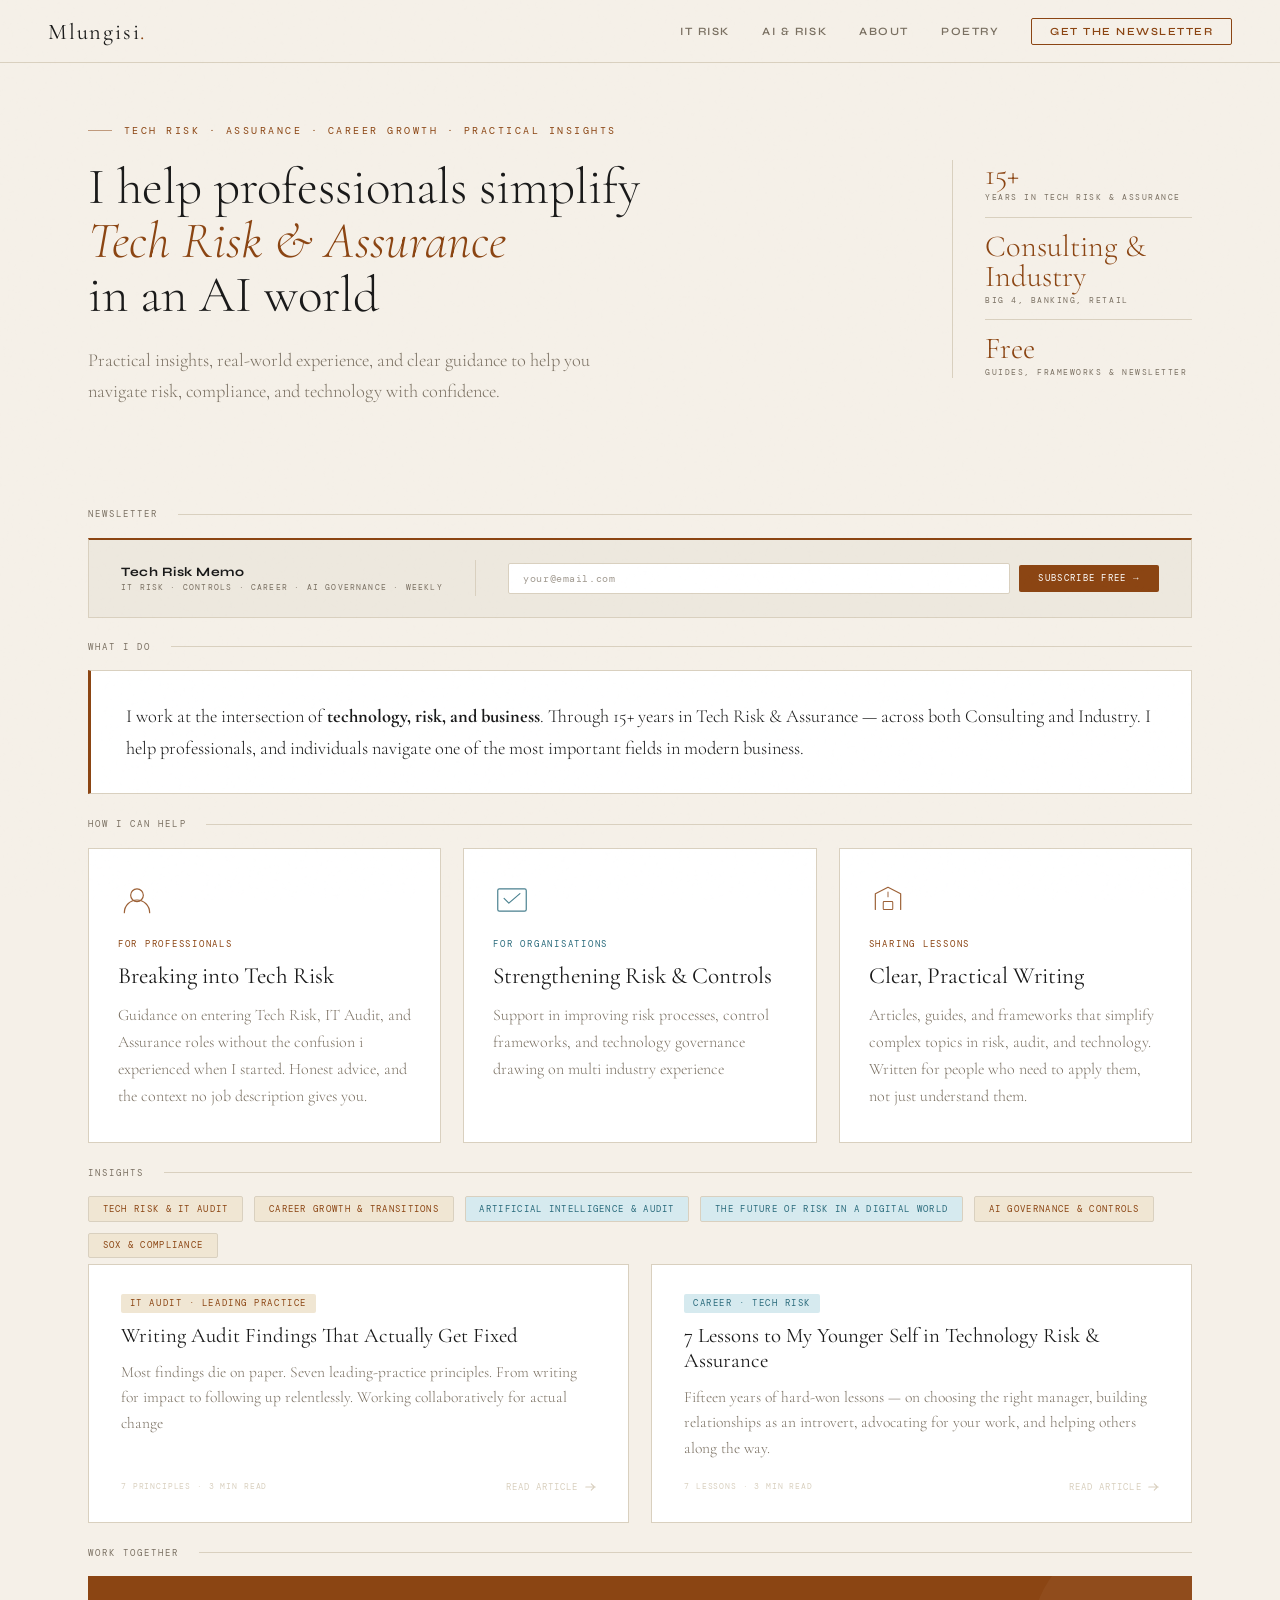
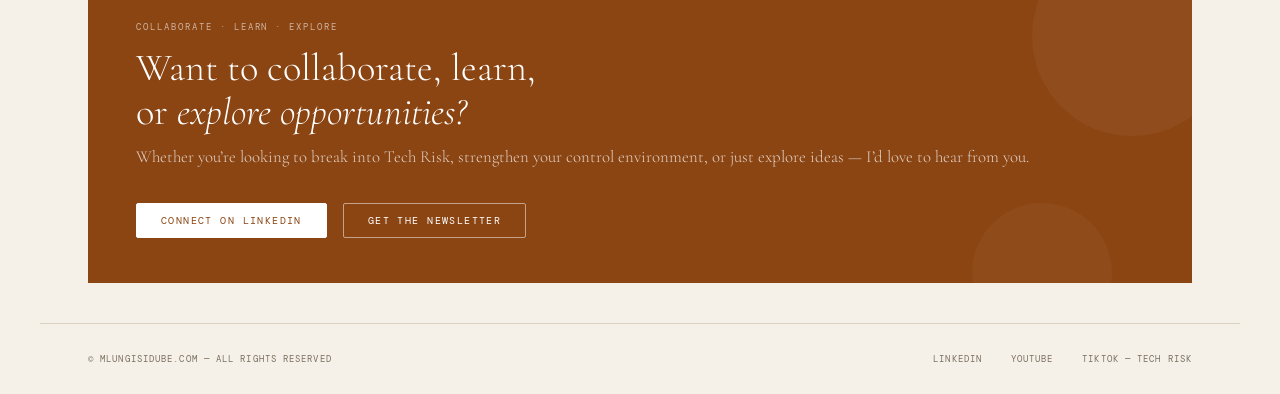
<file: index.html>
<!DOCTYPE html>
<html lang="en">
<head>
<meta charset="UTF-8">
<meta name="viewport" content="width=device-width, initial-scale=1.0">
<title>Mlungisi Dube &mdash; Tech Risk &amp; Assurance</title>
<meta name="description" content="I help professionals simplify Tech Risk & Assurance by providing Practical insights and clear guidance from real world experience.">
<link rel="preconnect" href="https://fonts.googleapis.com">
<link href="https://fonts.googleapis.com/css2?family=Cormorant+Garamond:ital,wght@0,300;0,400;0,600;1,300;1,400&family=DM+Mono:wght@300;400&family=Syne:wght@400;600;700;800&display=swap" rel="stylesheet">
<style>
  :root {
    --bg:#f5f0e8; --bg2:#ede8de; --surface:#ffffff; --border:#d9d0bf;
    --text:#1a1a1a; --muted:#7a7062; --accent:#8b4513; --accent2:#2a6b7c;
    --light-acc:#f0e6d3; --light-acc2:#d6eaef;
  }
  *,*::before,*::after{box-sizing:border-box;margin:0;padding:0}
  html{scroll-behavior:smooth}
  body{background:var(--bg);color:var(--text);font-family:'Syne',sans-serif;min-height:100vh;overflow-x:hidden}
  body::before{content:'';position:fixed;inset:0;background-image:url("data:image/svg+xml,%3Csvg viewBox='0 0 256 256' xmlns='http://www.w3.org/2000/svg'%3E%3Cfilter id='noise'%3E%3CfeTurbulence type='fractalNoise' baseFrequency='0.9' numOctaves='4' stitchTiles='stitch'/%3E%3C/filter%3E%3Crect width='100%25' height='100%25' filter='url(%23noise)' opacity='0.04'/%3E%3C/svg%3E");pointer-events:none;z-index:1000;opacity:0.18}

  /* HEADER */
  header{display:flex;justify-content:space-between;align-items:center;padding:1.1rem 3rem;border-bottom:1px solid var(--border);position:sticky;top:0;background:rgba(245,240,232,0.93);backdrop-filter:blur(14px);z-index:100;animation:fadeDown 0.5s ease both}
  .logo{font-family:'Cormorant Garamond',serif;font-size:1.4rem;font-weight:400;letter-spacing:.08em;color:var(--text);text-decoration:none}
  .logo span{color:var(--accent)}
  nav{display:flex;gap:2rem;align-items:center}
  nav a{color:var(--muted);text-decoration:none;font-size:.7rem;letter-spacing:.14em;text-transform:uppercase;font-weight:600;transition:color .2s}
  nav a:hover{color:var(--text)}
  nav .cta{color:var(--accent);border:1.5px solid var(--accent);padding:.38rem 1.1rem;border-radius:2px;font-size:.68rem;transition:all .2s}
  nav .cta:hover{background:var(--accent);color:#fff}

  /* HERO */
  .hero{max-width:1200px;margin:0 auto;padding:3.8rem 3rem 3rem;animation:fadeUp .6s .1s ease both}
  .hero-eyebrow{font-family:'DM Mono',monospace;font-size:.6rem;letter-spacing:.26em;text-transform:uppercase;color:var(--accent);display:flex;align-items:center;gap:.75rem;margin-bottom:1.4rem}
  .hero-eyebrow::before{content:'';height:1px;width:24px;background:var(--accent);opacity:.5;flex-shrink:0}
  .hero-body{display:flex;align-items:flex-start;justify-content:space-between;gap:4rem}
  .hero-left{flex:1;min-width:0}
  .hero h1{font-family:'Cormorant Garamond',serif;font-size:clamp(2.2rem,4vw,3.8rem);font-weight:300;line-height:1.06;color:var(--text);margin-bottom:1.4rem}
  .hero h1 em{font-style:italic;color:var(--accent)}
  .hero-sub{font-family:'Cormorant Garamond',serif;font-size:1.15rem;font-weight:300;line-height:1.7;color:var(--muted);max-width:540px;margin-bottom:1.8rem}
  .hero-ctas{display:flex;gap:1rem;flex-wrap:wrap}
  .btn-primary{font-family:'DM Mono',monospace;font-size:.65rem;letter-spacing:.14em;text-transform:uppercase;color:#fff;background:var(--accent);border:1.5px solid var(--accent);padding:.6rem 1.5rem;border-radius:2px;text-decoration:none;transition:all .2s;display:inline-flex;align-items:center;gap:.5rem}
  .btn-primary:hover{opacity:.88}
  .btn-secondary{font-family:'DM Mono',monospace;font-size:.65rem;letter-spacing:.14em;text-transform:uppercase;color:var(--accent);background:transparent;border:1.5px solid var(--accent);padding:.6rem 1.5rem;border-radius:2px;text-decoration:none;transition:all .2s;display:inline-flex;align-items:center;gap:.5rem}
  .btn-secondary:hover{background:var(--accent);color:#fff}
  .hero-right{flex-shrink:0;display:flex;flex-direction:column;gap:.85rem;width:240px;border-left:1px solid var(--border);padding-left:2rem}
  .hero-stat{display:flex;flex-direction:column;gap:.15rem}
  .hero-stat-num{font-family:'Cormorant Garamond',serif;font-size:1.9rem;font-weight:300;color:var(--accent);line-height:1}
  .hero-stat-label{font-family:'DM Mono',monospace;font-size:.53rem;letter-spacing:.18em;text-transform:uppercase;color:var(--muted)}
  .hero-stat-div{height:1px;background:var(--border)}


  /* SECTION DIVIDER */
  .divider-row{display:flex;align-items:center;gap:1.2rem;padding:1.4rem 3rem 1.1rem;max-width:1200px;margin:0 auto}
  .divider-row span{font-family:'DM Mono',monospace;font-size:.58rem;letter-spacing:.22em;text-transform:uppercase;color:var(--muted);white-space:nowrap}
  .divider-row::after{content:'';flex:1;height:1px;background:var(--border)}

  /* WHAT I DO */
  .what-i-do{max-width:1200px;margin:0 auto;padding:0 3rem;display:grid;grid-template-columns:1fr 1fr;gap:1.4rem;animation:fadeUp .6s .22s ease both}
  .wid-intro{grid-column:1/-1;background:var(--surface);border:1px solid var(--border);border-left:3px solid var(--accent);padding:1.8rem 2.2rem}
  .wid-intro p{font-family:'Cormorant Garamond',serif;font-size:1.15rem;font-weight:300;line-height:1.75;color:var(--text)}
  .wid-card{background:var(--surface);border:1px solid var(--border);padding:1.6rem 1.8rem;display:flex;flex-direction:column;gap:.7rem;position:relative;overflow:hidden;transition:background .25s}
  .wid-card::after{content:'';position:absolute;bottom:0;left:0;right:0;height:2px;background:var(--accent);transform:scaleX(0);transform-origin:left;transition:transform .3s}
  .wid-card.teal::after{background:var(--accent2)}
  .wid-card:hover{background:var(--bg)}
  .wid-card:hover::after{transform:scaleX(1)}
  .wid-num{font-family:'Cormorant Garamond',serif;font-size:2.4rem;font-weight:300;color:var(--border);line-height:1;margin-bottom:.2rem}
  .wid-title{font-family:'Syne',sans-serif;font-size:.78rem;font-weight:700;letter-spacing:.04em;color:var(--text)}
  .wid-desc{font-family:'Cormorant Garamond',serif;font-size:1rem;font-weight:300;line-height:1.65;color:var(--muted)}

  /* HOW I CAN HELP */
  .help-grid{max-width:1200px;margin:0 auto;padding:0 3rem;display:grid;grid-template-columns:repeat(3,1fr);gap:1.4rem;animation:fadeUp .6s .26s ease both}
  .help-card{background:var(--surface);border:1px solid var(--border);padding:2rem 1.8rem;display:flex;flex-direction:column;gap:.8rem;position:relative;overflow:hidden;transition:background .25s}
  .help-card::after{content:'';position:absolute;bottom:0;left:0;right:0;height:3px;background:var(--accent);transform:scaleX(0);transform-origin:left;transition:transform .35s ease}
  .help-card:nth-child(2)::after{background:var(--accent2)}
  .help-card:nth-child(3)::after{background:var(--accent)}
  .help-card:hover{background:var(--bg)}
  .help-card:hover::after{transform:scaleX(1)}
  .help-icon{width:38px;height:38px;margin-bottom:.4rem;opacity:.85}
  .help-tag{font-family:'DM Mono',monospace;font-size:.55rem;letter-spacing:.2em;text-transform:uppercase;color:var(--accent)}
  .help-card:nth-child(2) .help-tag{color:var(--accent2)}
  .help-title{font-family:'Cormorant Garamond',serif;font-size:1.45rem;font-weight:400;line-height:1.15;color:var(--text)}
  .help-desc{font-family:'Cormorant Garamond',serif;font-size:1rem;font-weight:300;line-height:1.68;color:var(--muted)}

  /* INSIGHTS */
  .insights-grid{max-width:1200px;margin:0 auto;padding:0 3rem;display:grid;grid-template-columns:1fr 1fr;gap:1.4rem;animation:fadeUp .6s .3s ease both}
  .insight-pill-row{grid-column:1/-1;display:flex;gap:.7rem;flex-wrap:wrap}
  .insight-pill{font-family:'DM Mono',monospace;font-size:.58rem;letter-spacing:.14em;text-transform:uppercase;color:var(--accent);background:var(--light-acc);border:1px solid var(--border);padding:.35rem .85rem;border-radius:2px}
  .insight-pill.teal{color:var(--accent2);background:var(--light-acc2)}

  /* TEASERS */
  .teasers{max-width:1200px;margin:0 auto;padding:0 3rem;display:grid;grid-template-columns:repeat(2,1fr);gap:1.4rem;animation:fadeUp .6s .32s ease both}
  .teaser{background:var(--surface);border:1px solid var(--border);padding:1.8rem 2rem;text-decoration:none;display:flex;flex-direction:column;gap:.7rem;position:relative;overflow:hidden;transition:background .3s}
  .teaser::after{content:'';position:absolute;bottom:0;left:0;right:0;height:2px;background:var(--accent);transform:scaleX(0);transform-origin:left;transition:transform .3s}
  .teaser.teal::after{background:var(--accent2)}
  .teaser:hover::after{transform:scaleX(1)}
  .teaser:hover{background:var(--bg)}
  .teaser-tag{font-family:'DM Mono',monospace;font-size:.54rem;letter-spacing:.18em;text-transform:uppercase;color:var(--accent);background:var(--light-acc);display:inline-block;padding:.2rem .55rem;border-radius:2px;align-self:flex-start}
  .teaser.teal .teaser-tag{color:var(--accent2);background:var(--light-acc2)}
  .teaser h3{font-family:'Cormorant Garamond',serif;font-size:1.3rem;font-weight:400;line-height:1.2;color:var(--text)}
  .teaser p{font-family:'Cormorant Garamond',serif;font-size:.97rem;font-weight:300;line-height:1.65;color:var(--muted)}
  .teaser-footer{display:flex;align-items:center;justify-content:space-between;margin-top:auto;padding-top:.5rem}
  .teaser-meta{font-family:'DM Mono',monospace;font-size:.53rem;letter-spacing:.1em;text-transform:uppercase;color:var(--border)}
  .teaser-read{font-family:'DM Mono',monospace;font-size:.55rem;letter-spacing:.12em;text-transform:uppercase;color:var(--border);display:flex;align-items:center;gap:.4rem;transition:color .2s,gap .2s}
  .teaser:hover .teaser-read{color:var(--accent);gap:.7rem}
  .teaser.teal:hover .teaser-read{color:var(--accent2)}

  /* ABOUT STRIP */
  .about-strip{max-width:1200px;margin:0 auto;padding:0 3rem;animation:fadeUp .6s .34s ease both}
  .about-card{background:var(--surface);border:1px solid var(--border);display:grid;grid-template-columns:200px 1fr auto;align-items:center;gap:0}
  .about-photo{width:200px;height:200px;object-fit:cover;object-position:top;display:block;border-right:1px solid var(--border);flex-shrink:0}
  .about-body{padding:2rem 2.4rem;display:flex;flex-direction:column;gap:.9rem}
  .about-eyebrow{font-family:'DM Mono',monospace;font-size:.56rem;letter-spacing:.2em;text-transform:uppercase;color:var(--muted)}
  .about-name{font-family:'Cormorant Garamond',serif;font-size:1.7rem;font-weight:400;color:var(--text);line-height:1.1}
  .about-name em{font-style:italic;color:var(--accent)}
  .about-bio{font-family:'Cormorant Garamond',serif;font-size:1.02rem;font-weight:300;line-height:1.72;color:var(--muted)}
  .about-cta{border-left:1px solid var(--border);padding:2rem;display:flex;flex-direction:column;gap:1rem;align-items:flex-start;min-width:180px}
  .about-cta-label{font-family:'DM Mono',monospace;font-size:.54rem;letter-spacing:.18em;text-transform:uppercase;color:var(--muted)}
  .about-link{font-family:'DM Mono',monospace;font-size:.6rem;letter-spacing:.13em;text-transform:uppercase;color:var(--text);text-decoration:none;display:flex;align-items:center;gap:.5rem;transition:color .2s,gap .2s;border-bottom:1px solid var(--border);padding-bottom:2px}
  .about-link:hover{color:var(--accent);gap:.8rem;border-color:var(--accent)}

  /* FINAL CTA */
  .final-cta{max-width:1200px;margin:0 auto;padding:0 3rem 2.5rem;animation:fadeUp .6s .38s ease both}
  .final-cta-card{background:var(--accent);padding:2.8rem 3rem;display:flex;align-items:center;justify-content:space-between;gap:2rem;flex-wrap:wrap;position:relative;overflow:hidden}
  .final-cta-card::before{content:'';position:absolute;top:-40px;right:-40px;width:200px;height:200px;border-radius:50%;background:rgba(255,255,255,0.04)}
  .final-cta-card::after{content:'';position:absolute;bottom:-60px;right:80px;width:140px;height:140px;border-radius:50%;background:rgba(255,255,255,0.03)}
  .final-cta-left{}
  .final-cta-tag{font-family:'DM Mono',monospace;font-size:.56rem;letter-spacing:.22em;text-transform:uppercase;color:rgba(255,255,255,0.6);margin-bottom:.8rem}
  .final-cta-heading{font-family:'Cormorant Garamond',serif;font-size:clamp(1.6rem,3vw,2.4rem);font-weight:300;color:#fff;line-height:1.15;margin-bottom:.6rem}
  .final-cta-heading em{font-style:italic}
  .final-cta-sub{font-family:'Cormorant Garamond',serif;font-size:1.05rem;font-weight:300;color:rgba(255,255,255,0.75);line-height:1.6}
  .final-cta-actions{display:flex;gap:1rem;flex-wrap:wrap;flex-shrink:0}
  .btn-white{font-family:'DM Mono',monospace;font-size:.63rem;letter-spacing:.14em;text-transform:uppercase;color:var(--accent);background:#fff;border:1.5px solid #fff;padding:.65rem 1.5rem;border-radius:2px;text-decoration:none;transition:all .2s;display:inline-flex;align-items:center;gap:.5rem;white-space:nowrap}
  .btn-white:hover{background:transparent;color:#fff}
  .btn-white-outline{font-family:'DM Mono',monospace;font-size:.63rem;letter-spacing:.14em;text-transform:uppercase;color:#fff;background:transparent;border:1.5px solid rgba(255,255,255,0.5);padding:.65rem 1.5rem;border-radius:2px;text-decoration:none;transition:all .2s;display:inline-flex;align-items:center;gap:.5rem;white-space:nowrap}
  .btn-white-outline:hover{border-color:#fff;background:rgba(255,255,255,0.08)}

  /* NEWSLETTER */
  .nl-strip{max-width:1200px;margin:0 auto;padding:0 3rem;animation:fadeUp .6s .36s ease both}
  .nl-card{background:var(--bg2);border:1px solid var(--border);border-top:2px solid var(--accent);padding:1.3rem 2rem;display:flex;align-items:center;gap:2rem;flex-wrap:wrap}
  .nl-title{font-family:'Syne',sans-serif;font-size:.8rem;font-weight:700;letter-spacing:.04em;color:var(--text);margin-bottom:.15rem}
  .nl-sub{font-family:'DM Mono',monospace;font-size:.53rem;letter-spacing:.14em;text-transform:uppercase;color:var(--muted)}
  .nl-div{width:1px;height:36px;background:var(--border);flex-shrink:0}
  .nl-form{display:flex;align-items:center;gap:.6rem;flex:1;min-width:200px}
  .nl-input{font-family:'DM Mono',monospace;font-size:.62rem;letter-spacing:.06em;color:var(--text);background:var(--surface);border:1px solid var(--border);padding:.48rem .9rem;border-radius:2px;outline:none;flex:1;min-width:0;transition:border-color .2s}
  .nl-input::placeholder{color:var(--muted);opacity:.7}
  .nl-input:focus{border-color:var(--accent)}
  .nl-btn{font-family:'DM Mono',monospace;font-size:.58rem;letter-spacing:.14em;text-transform:uppercase;color:#fff;background:var(--accent);border:none;padding:.48rem 1.2rem;border-radius:2px;cursor:pointer;white-space:nowrap;flex-shrink:0;transition:opacity .2s}
  .nl-btn:hover{opacity:.85}
  .nl-msg{font-family:'DM Mono',monospace;font-size:.57rem;color:var(--accent);display:none}
  .nl-msg.visible{display:inline}

  /* SECONDARY */
  .sec-divider{display:flex;align-items:center;gap:1.2rem;padding:.8rem 3rem 1rem;max-width:1200px;margin:0 auto}
  .sec-divider span{font-family:'DM Mono',monospace;font-size:.58rem;letter-spacing:.22em;text-transform:uppercase;color:var(--muted);white-space:nowrap}
  .sec-divider::after{content:'';flex:1;height:1px;background:var(--border)}
  .secondary-section{max-width:1200px;margin:0 auto;padding:0 3rem 2.5rem;display:grid;grid-template-columns:1fr 1fr;gap:1.4rem;animation:fadeUp .6s .42s ease both}
  .sec-tile{background:var(--bg2);border:1px solid var(--border);padding:1.5rem 1.8rem;text-decoration:none;display:flex;align-items:center;gap:1.3rem;transition:background .25s;position:relative;overflow:hidden}
  .sec-tile::after{content:'';position:absolute;bottom:0;left:0;right:0;height:2px;background:var(--accent2);transform:scaleX(0);transform-origin:left;transition:transform .3s}
  .sec-tile:hover::after{transform:scaleX(1)}
  .sec-tile:hover{background:var(--bg)}
  .sec-icon{width:38px;height:38px;flex-shrink:0;opacity:.65}
  .sec-label{font-family:'DM Mono',monospace;font-size:.53rem;letter-spacing:.2em;text-transform:uppercase;color:var(--accent2);margin-bottom:.25rem}
  .sec-title{font-family:'Cormorant Garamond',serif;font-size:1.15rem;font-weight:400;color:var(--text);line-height:1.2;margin-bottom:.2rem}
  .sec-desc{font-family:'Cormorant Garamond',serif;font-size:.88rem;font-weight:300;color:var(--muted);line-height:1.5}
  .sec-arrow{margin-left:auto;flex-shrink:0;color:var(--border);transition:color .2s,transform .2s}
  .sec-tile:hover .sec-arrow{color:var(--accent2);transform:translateX(4px)}

  /* FOOTER */
  footer{border-top:1px solid var(--border);padding:1.8rem 3rem;display:flex;justify-content:space-between;align-items:center;max-width:1200px;margin:0 auto}
  footer p,footer a{font-family:'DM Mono',monospace;font-size:.57rem;letter-spacing:.12em;text-transform:uppercase;color:var(--muted);text-decoration:none;transition:color .2s}
  footer div{display:flex;gap:1.8rem;flex-wrap:wrap}
  footer a:hover{color:var(--accent)}

  @keyframes fadeDown{from{opacity:0;transform:translateY(-10px)}to{opacity:1;transform:translateY(0)}}
  @keyframes fadeUp{from{opacity:0;transform:translateY(14px)}to{opacity:1;transform:translateY(0)}}

  @media(max-width:960px){
    header{padding:1rem 1.5rem}
    nav{gap:1.2rem}
    .hero,.divider-row,.what-i-do,.help-grid,.insights-grid,.teasers,.final-cta,.nl-strip{padding-left:1.5rem;padding-right:1.5rem}
    .hero{padding-top:2.5rem;padding-bottom:2rem}
    .hero-body{flex-direction:column;gap:1.8rem}
    .hero-right{border-left:none;border-top:1px solid var(--border);padding-left:0;padding-top:1.2rem;width:100%;flex-direction:row;gap:2rem;flex-wrap:wrap}
    .what-i-do{grid-template-columns:1fr}
    .wid-intro{grid-column:1}
    .help-grid{grid-template-columns:1fr}
    .insights-grid{grid-template-columns:1fr}
    .teasers{grid-template-columns:1fr}
    .about-card{grid-template-columns:1fr;grid-template-rows:auto 1fr auto}
    .about-photo{width:100%;height:220px;border-right:none;border-bottom:1px solid var(--border)}
    .about-cta{border-left:none;border-top:1px solid var(--border);flex-direction:row;flex-wrap:wrap;align-items:center}
    .final-cta-card{flex-direction:column;align-items:flex-start}
    .secondary-section{grid-template-columns:1fr}
    footer{padding:1.5rem;flex-direction:column;gap:1rem;text-align:center}
    footer div{justify-content:center}
  }
</style>
</head>
<body>

<header>
  <a href="index.html" class="logo">Mlungisi<span>.</span></a>
  <nav>
    <a href="it-risk-audit.html">IT Risk</a>
    <a href="ai-risk.html">AI &amp; Risk</a>
    <a href="about.html">About</a>
    <a href="poetry.html">Poetry</a>
    <a href="#newsletter" class="cta">Get the Newsletter</a>
  </nav>
</header>

<!-- ══ HERO ══ -->
<section class="hero">
  <div class="hero-eyebrow">Tech Risk &middot; Assurance &middot; Career Growth &middot; Practical Insights</div>
  <div class="hero-body">
    <div class="hero-left">
      <h1>I help professionals simplify<br><em>Tech Risk &amp; Assurance</em><br>in an AI world</h1>
      <p class="hero-sub">Practical insights, real-world experience, and clear guidance to help you navigate risk, compliance, and technology with confidence.</p>

    </div>
    <div class="hero-right">
      <div class="hero-stat">
        <span class="hero-stat-num">15+</span>
        <span class="hero-stat-label">Years in Tech Risk &amp; Assurance</span>
      </div>
      <div class="hero-stat-div"></div>
      <div class="hero-stat">
        <span class="hero-stat-num">Consulting &amp; Industry</span>
        <span class="hero-stat-label">Big 4, Banking, Retail</span>
      </div>
      <div class="hero-stat-div"></div>
      <div class="hero-stat">
        <span class="hero-stat-num">Free</span>
        <span class="hero-stat-label">Guides, frameworks &amp; newsletter</span>
      </div>
    </div>
  </div>
</section>


<!-- ══ NEWSLETTER ══ -->
<div class="divider-row" id="newsletter" style="padding-top:1.5rem"><span>Newsletter</span></div>
<div class="nl-strip">
  <div class="nl-card">
    <div>
      <div class="nl-title">Tech Risk Memo</div>
      <div class="nl-sub">IT Risk &middot; Controls &middot; Career &middot; AI Governance &middot; Weekly</div>
    </div>
    <div class="nl-div"></div>
    <div class="nl-form">
      <input type="email" class="nl-input" id="beehiiv-email" placeholder="your@email.com" autocomplete="email">
      <button class="nl-btn" onclick="subscribeBeehiiv()">Subscribe Free &#x2192;</button>
      <span class="nl-msg" id="beehiiv-msg">&#10003; Check your inbox</span>
    </div>
  </div>
</div>

<!-- ══ WHAT I DO ══ -->
<div class="divider-row"><span>What I Do</span></div>

<div class="what-i-do">
  <div class="wid-intro">
    <p>I work at the intersection of <strong>technology, risk, and business</strong>. Through 15+ years in Tech Risk &amp; Assurance &mdash; across both Consulting and Industry. I help professionals, and individuals navigate one of the most important fields in modern business.</p>
  </div>
</div>

<!-- ══ HOW I CAN HELP ══ -->
<div class="divider-row" style="padding-top:1.5rem"><span>How I Can Help</span></div>

<div class="help-grid">
  <div class="help-card">
    <svg class="help-icon" viewBox="0 0 48 48" fill="none">
      <circle cx="24" cy="18" r="8" stroke="#8b4513" stroke-width="1.5" fill="none"/>
      <path d="M8 40c0-8.837 7.163-16 16-16s16 7.163 16 16" stroke="#8b4513" stroke-width="1.5" fill="none" stroke-linecap="round"/>
    </svg>
    <div class="help-tag">For Professionals</div>
    <div class="help-title">Breaking into Tech Risk</div>
    <div class="help-desc">Guidance on entering Tech Risk, IT Audit, and Assurance roles without the confusion i experienced when I started. Honest advice, and the context no job description gives you.</div>
  </div>
  <div class="help-card">
    <svg class="help-icon" viewBox="0 0 48 48" fill="none">
      <rect x="6" y="10" width="36" height="28" rx="2" stroke="#2a6b7c" stroke-width="1.5" fill="none"/>
      <path d="M14 22l6 6 14-12" stroke="#2a6b7c" stroke-width="1.5" stroke-linecap="round" stroke-linejoin="round"/>
    </svg>
    <div class="help-tag">For Organisations</div>
    <div class="help-title">Strengthening Risk &amp; Controls</div>
    <div class="help-desc">Support in improving risk processes, control frameworks, and technology governance drawing on multi industry experience</div>
  </div>
  <div class="help-card">
    <svg class="help-icon" viewBox="0 0 48 48" fill="none">
      <path d="M8 36V16l16-8 16 8v20" stroke="#8b4513" stroke-width="1.5" fill="none" stroke-linecap="round" stroke-linejoin="round"/>
      <rect x="18" y="26" width="12" height="10" rx="1" stroke="#8b4513" stroke-width="1.3" fill="none"/>
      <line x1="24" y1="14" x2="24" y2="20" stroke="#8b4513" stroke-width="1.2" stroke-linecap="round"/>
    </svg>
    <div class="help-tag">Sharing Lessons</div>
    <div class="help-title">Clear, Practical Writing</div>
    <div class="help-desc">Articles, guides, and frameworks that simplify complex topics in risk, audit, and technology.  Written for people who need to apply them, not just understand them.</div>
  </div>
</div>

<!-- ══ INSIGHTS ══ -->
<div class="divider-row" style="padding-top:1.5rem"><span>Insights</span></div>

<div class="insights-grid">
  <div class="insight-pill-row">
    <span class="insight-pill">Tech Risk &amp; IT Audit</span>
    <span class="insight-pill">Career growth &amp; transitions</span>
    <span class="insight-pill teal">Artificial Intelligence &amp; Audit</span>
    <span class="insight-pill teal">The future of risk in a digital world</span>
    <span class="insight-pill">AI Governance &amp; Controls</span>
    <span class="insight-pill">SOx &amp; Compliance</span>
  </div>
</div>

<div class="teasers" style="padding-top:.4rem">
  <a href="audit-findings.html" class="teaser">
    <span class="teaser-tag">IT Audit &middot; Leading Practice</span>
    <h3>Writing Audit Findings That Actually Get Fixed</h3>
    <p>Most findings die on paper. Seven leading-practice principles. From writing for impact to following up relentlessly. Working collaboratively for actual change</p>
    <div class="teaser-footer">
      <span class="teaser-meta">7 Principles &middot; 3 min read</span>
      <span class="teaser-read">Read article <svg width="11" height="8" viewBox="0 0 14 10" fill="none"><path d="M1 5h12M8 1l4 4-4 4" stroke="currentColor" stroke-width="1.4" stroke-linecap="round" stroke-linejoin="round"/></svg></span>
    </div>
  </a>
  <a href="7-lessons.html" class="teaser teal">
    <span class="teaser-tag">Career &middot; Tech Risk</span>
    <h3>7 Lessons to My Younger Self in Technology Risk &amp; Assurance</h3>
    <p>Fifteen years of hard-won lessons &mdash; on choosing the right manager, building relationships as an introvert, advocating for your work, and helping others along the way.</p>
    <div class="teaser-footer">
      <span class="teaser-meta">7 Lessons &middot; 3 min read</span>
      <span class="teaser-read">Read article <svg width="11" height="8" viewBox="0 0 14 10" fill="none"><path d="M1 5h12M8 1l4 4-4 4" stroke="currentColor" stroke-width="1.4" stroke-linecap="round" stroke-linejoin="round"/></svg></span>
    </div>
  </a>
</div>

<!-- ══ FINAL CTA ══ -->
<div class="divider-row" style="padding-top:1.5rem"><span>Work Together</span></div>

<div class="final-cta">
  <div class="final-cta-card">
    <div class="final-cta-left">
      <div class="final-cta-tag">Collaborate &middot; Learn &middot; Explore</div>
      <div class="final-cta-heading">Want to collaborate, learn,<br>or <em>explore opportunities?</em></div>
      <div class="final-cta-sub">Whether you&rsquo;re looking to break into Tech Risk, strengthen your control environment, or just explore ideas &mdash; I&rsquo;d love to hear from you.</div>
    </div>
    <div class="final-cta-actions">
      <a href="https://www.linkedin.com/in/mlungisi-dube-11313a27/" target="_blank" rel="noopener" class="btn-white">Connect on LinkedIn</a>
      <a href="#newsletter" class="btn-white-outline">Get the Newsletter</a>
    </div>
  </div>
</div>


<footer>
  <p>&copy; Mlungisidube.com &mdash; All rights reserved</p>
  <div>
    <a href="https://www.linkedin.com/in/mlungisidube/">LinkedIn</a>
    <a href="https://www.youtube.com/channel/UCtWi6vhFlPxaXe0EtfCEI8A">YouTube</a>
    <a href="https://www.tiktok.com/@tech.risk.with.mlu">TikTok &mdash; Tech Risk</a>
  </div>
</footer>

<script>
async function subscribeBeehiiv(){
  const input=document.getElementById('beehiiv-email');
  const msg=document.getElementById('beehiiv-msg');
  const email=input.value.trim();
  if(!email||!email.includes('@')){input.focus();return;}
  const PUB='pub_3e018ace-5f3f-4d24-87c7-9b6fdf6f2a5e';
  try{await fetch('https://api.beehiiv.com/v2/publications/'+PUB+'/subscriptions',{method:'POST',headers:{'Content-Type':'application/json'},body:JSON.stringify({email,reactivate_existing:true,send_welcome_email:true})});}catch(e){}
  input.style.display='none';
  document.querySelector('[onclick="subscribeBeehiiv()"]').style.display='none';
  msg.classList.add('visible');
}
</script>
</body>
</html>
</file>
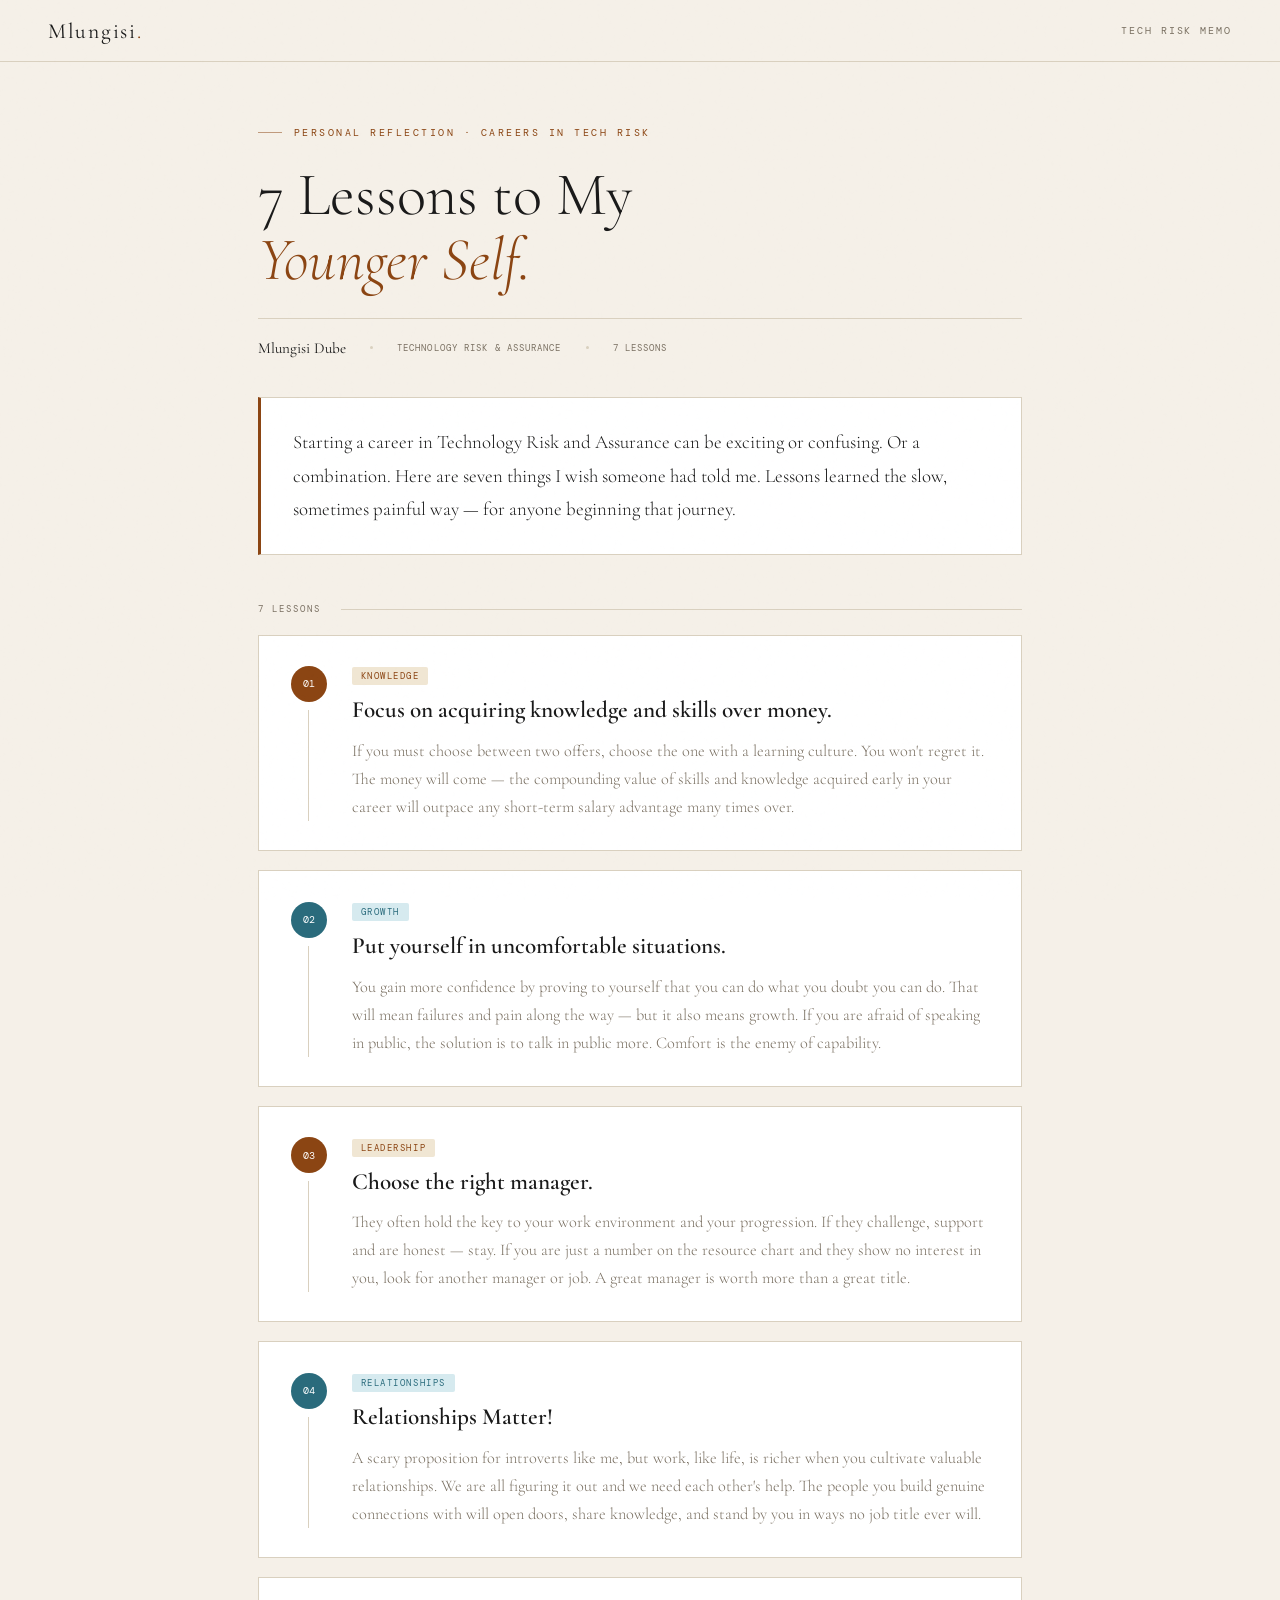
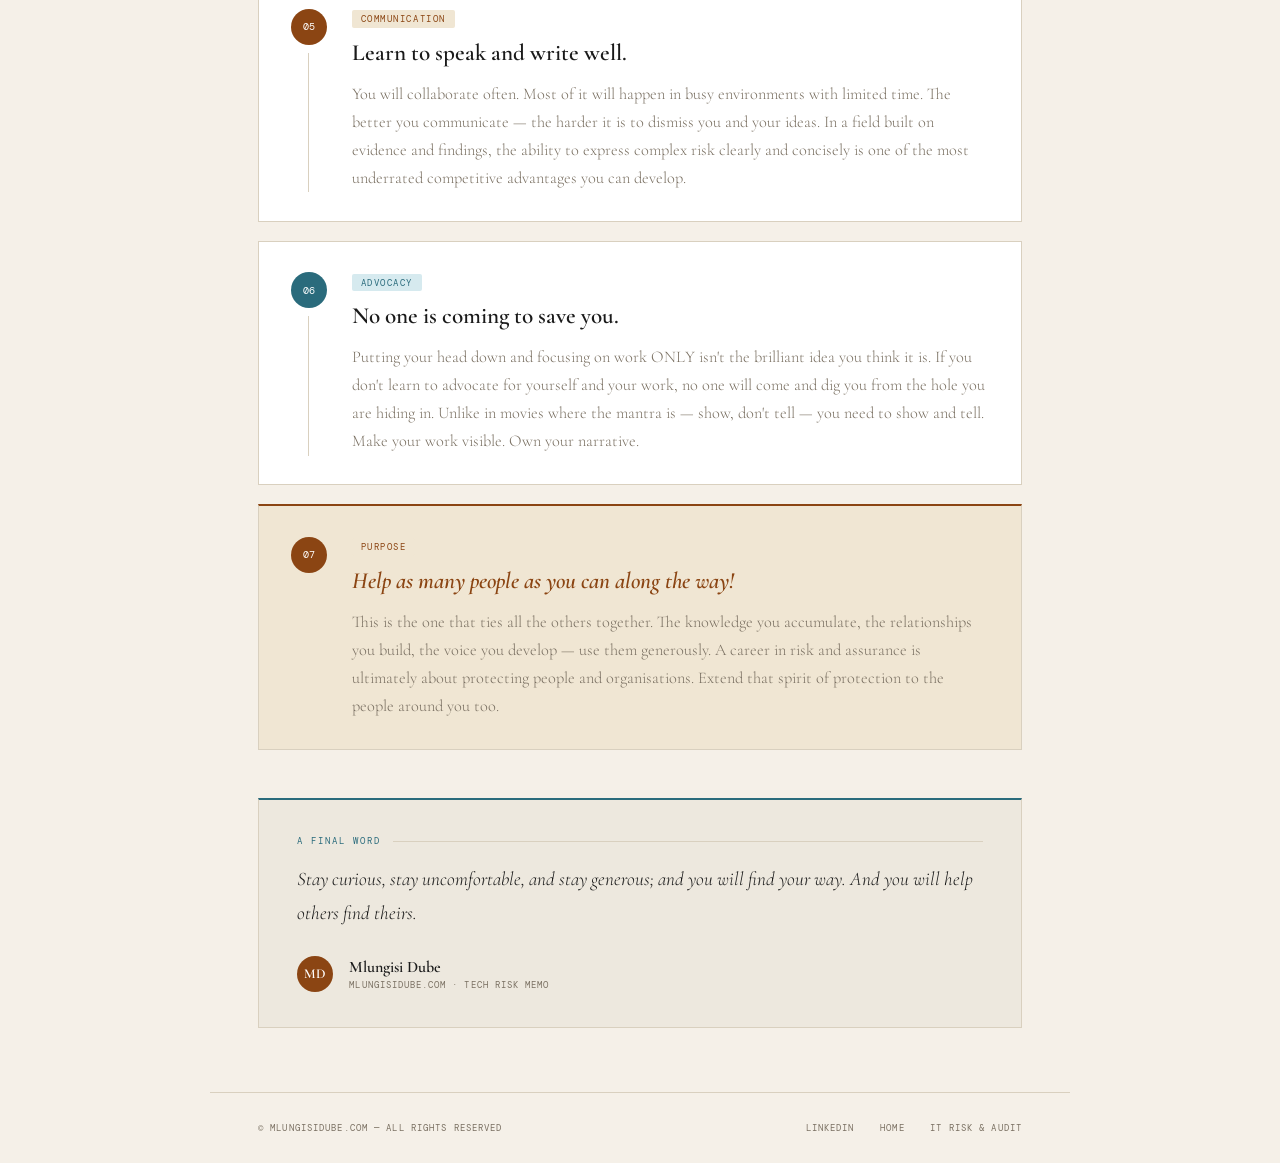
<file: 7-lessons.html>
<!DOCTYPE html>
<html lang="en">
<head>
<meta charset="UTF-8">
<meta name="viewport" content="width=device-width, initial-scale=1.0">
<title>7 Lessons to My Younger Self — Tech Risk with Mlu</title>
<link rel="preconnect" href="https://fonts.googleapis.com">
<link href="https://fonts.googleapis.com/css2?family=Cormorant+Garamond:ital,wght@0,300;0,400;0,600;1,300;1,400;1,600&family=DM+Mono:wght@300;400&family=Syne:wght@400;600;700;800&display=swap" rel="stylesheet">
<style>
  :root {
    --bg:         #f5f0e8;
    --bg2:        #ede8de;
    --surface:    #ffffff;
    --border:     #d9d0bf;
    --text:       #1a1a1a;
    --muted:      #7a7062;
    --accent:     #8b4513;
    --accent2:    #2a6b7c;
    --light-acc:  #f0e6d3;
    --light-acc2: #d6eaef;
  }

  *, *::before, *::after { box-sizing: border-box; margin: 0; padding: 0; }
  html { scroll-behavior: smooth; }

  body {
    background: var(--bg);
    color: var(--text);
    font-family: 'Syne', sans-serif;
    min-height: 100vh;
    overflow-x: hidden;
  }

  body::before {
    content: '';
    position: fixed;
    inset: 0;
    background-image: url("data:image/svg+xml,%3Csvg viewBox='0 0 256 256' xmlns='http://www.w3.org/2000/svg'%3E%3Cfilter id='n'%3E%3CfeTurbulence type='fractalNoise' baseFrequency='0.9' numOctaves='4' stitchTiles='stitch'/%3E%3C/filter%3E%3Crect width='100%25' height='100%25' filter='url(%23n)' opacity='0.04'/%3E%3C/svg%3E");
    pointer-events: none;
    z-index: 1000;
    opacity: 0.18;
  }

  /* ── HEADER ── */
  header {
    display: flex;
    justify-content: space-between;
    align-items: center;
    padding: 1.1rem 3rem;
    border-bottom: 1px solid var(--border);
    position: sticky;
    top: 0;
    background: rgba(245,240,232,0.93);
    backdrop-filter: blur(14px);
    z-index: 100;
    animation: fadeDown 0.5s ease both;
  }

  .logo {
    font-family: 'Cormorant Garamond', serif;
    font-size: 1.35rem;
    font-weight: 400;
    letter-spacing: 0.08em;
    color: var(--text);
    text-decoration: none;
  }
  .logo span { color: var(--accent); }

  .header-tag {
    font-family: 'DM Mono', monospace;
    font-size: 0.6rem;
    letter-spacing: 0.2em;
    text-transform: uppercase;
    color: var(--muted);
  }

  /* ── HERO ── */
  .hero {
    max-width: 860px;
    margin: 0 auto;
    padding: 4rem 3rem 2.5rem;
    animation: fadeUp 0.6s 0.1s ease both;
  }

  .hero-eyebrow {
    font-family: 'DM Mono', monospace;
    font-size: 0.6rem;
    letter-spacing: 0.26em;
    text-transform: uppercase;
    color: var(--accent);
    display: flex;
    align-items: center;
    gap: 0.75rem;
    margin-bottom: 1.4rem;
  }
  .hero-eyebrow::before {
    content: '';
    height: 1px;
    width: 24px;
    background: var(--accent);
    opacity: 0.5;
    flex-shrink: 0;
  }

  .hero h1 {
    font-family: 'Cormorant Garamond', serif;
    font-size: clamp(2.4rem, 5vw, 3.8rem);
    font-weight: 300;
    line-height: 1.08;
    color: var(--text);
    margin-bottom: 1.6rem;
  }
  .hero h1 em { font-style: italic; color: var(--accent); }

  .hero-meta {
    display: flex;
    align-items: center;
    gap: 1.5rem;
    padding-top: 1.2rem;
    border-top: 1px solid var(--border);
    flex-wrap: wrap;
  }
  .hero-meta-author {
    font-family: 'Cormorant Garamond', serif;
    font-size: 0.95rem;
    font-weight: 400;
    color: var(--text);
  }
  .hero-meta-detail {
    font-family: 'DM Mono', monospace;
    font-size: 0.57rem;
    letter-spacing: 0.12em;
    text-transform: uppercase;
    color: var(--muted);
  }
  .hero-meta-dot {
    width: 3px; height: 3px;
    border-radius: 50%;
    background: var(--border);
    flex-shrink: 0;
  }

  /* ── INTRO BLOCK ── */
  .intro-block {
    max-width: 860px;
    margin: 0 auto;
    padding: 0 3rem 2.5rem;
    animation: fadeUp 0.6s 0.2s ease both;
  }

  .intro-card {
    background: var(--surface);
    border: 1px solid var(--border);
    border-left: 3px solid var(--accent);
    padding: 1.8rem 2rem;
  }

  .intro-card p {
    font-family: 'Cormorant Garamond', serif;
    font-size: 1.18rem;
    font-weight: 300;
    line-height: 1.75;
    color: var(--text);
  }

  /* ── DIVIDER ── */
  .section-divider {
    display: flex;
    align-items: center;
    gap: 1.2rem;
    max-width: 860px;
    margin: 0 auto;
    padding: 0.5rem 3rem 1.2rem;
  }
  .section-divider span {
    font-family: 'DM Mono', monospace;
    font-size: 0.58rem;
    letter-spacing: 0.22em;
    text-transform: uppercase;
    color: var(--muted);
    white-space: nowrap;
  }
  .section-divider::after {
    content: '';
    flex: 1;
    height: 1px;
    background: var(--border);
  }

  /* ── LESSONS ── */
  .lessons {
    max-width: 860px;
    margin: 0 auto;
    padding: 0 3rem 1rem;
    display: flex;
    flex-direction: column;
    gap: 1.2rem;
  }

  .lesson {
    background: var(--surface);
    border: 1px solid var(--border);
    padding: 1.8rem 2rem 1.8rem 1.6rem;
    position: relative;
    display: grid;
    grid-template-columns: 48px 1fr;
    gap: 0 1.2rem;
    overflow: hidden;
    opacity: 0;
    transform: translateY(16px);
    transition: opacity 0.5s ease, transform 0.5s ease, background 0.25s;
  }
  .lesson.visible {
    opacity: 1;
    transform: translateY(0);
  }
  .lesson:hover { background: var(--bg); }

  .lesson::after {
    content: '';
    position: absolute;
    bottom: 0; left: 0; right: 0;
    height: 2px;
    background: var(--accent);
    transform: scaleX(0);
    transform-origin: left;
    transition: transform 0.3s ease;
  }
  .lesson.teal::after { background: var(--accent2); }
  .lesson:hover::after { transform: scaleX(1); }

  .lesson-num-col {
    display: flex;
    flex-direction: column;
    align-items: center;
    padding-top: 0.1rem;
    gap: 0.5rem;
  }

  .lesson-badge {
    width: 36px;
    height: 36px;
    border-radius: 50%;
    background: var(--accent);
    color: #fff;
    font-family: 'DM Mono', monospace;
    font-size: 0.65rem;
    display: flex;
    align-items: center;
    justify-content: center;
    flex-shrink: 0;
  }
  .lesson.teal .lesson-badge { background: var(--accent2); }

  .lesson-line {
    width: 1px;
    flex: 1;
    background: var(--border);
    min-height: 20px;
  }

  .lesson-tag {
    font-family: 'DM Mono', monospace;
    font-size: 0.54rem;
    letter-spacing: 0.18em;
    text-transform: uppercase;
    color: var(--accent);
    background: var(--light-acc);
    display: inline-block;
    padding: 0.18rem 0.55rem;
    border-radius: 2px;
    margin-bottom: 0.75rem;
  }
  .lesson.teal .lesson-tag {
    color: var(--accent2);
    background: var(--light-acc2);
  }

  .lesson h2 {
    font-family: 'Cormorant Garamond', serif;
    font-size: 1.45rem;
    font-weight: 600;
    line-height: 1.2;
    color: var(--text);
    margin-bottom: 0.75rem;
  }

  .lesson p {
    font-family: 'Cormorant Garamond', serif;
    font-size: 1.02rem;
    font-weight: 300;
    line-height: 1.72;
    color: var(--muted);
  }

  /* last lesson — special styling */
  .lesson.final {
    border-top: 2px solid var(--accent);
    background: var(--light-acc);
  }
  .lesson.final:hover { background: var(--light-acc); filter: brightness(0.97); }
  .lesson.final h2 {
    font-style: italic;
    color: var(--accent);
  }

  /* ── CLOSING ── */
  .closing {
    max-width: 860px;
    margin: 2rem auto 0;
    padding: 0 3rem 4rem;
    animation: fadeUp 0.6s 0.4s ease both;
  }

  .closing-card {
    background: var(--bg2);
    border: 1px solid var(--border);
    border-top: 2px solid var(--accent2);
    padding: 2.2rem 2.4rem;
  }

  .closing-label {
    font-family: 'DM Mono', monospace;
    font-size: 0.57rem;
    letter-spacing: 0.22em;
    text-transform: uppercase;
    color: var(--accent2);
    margin-bottom: 1rem;
    display: flex;
    align-items: center;
    gap: 0.75rem;
  }
  .closing-label::after {
    content: '';
    flex: 1;
    height: 1px;
    background: var(--border);
  }

  .closing-card blockquote {
    font-family: 'Cormorant Garamond', serif;
    font-size: 1.2rem;
    font-style: italic;
    font-weight: 300;
    line-height: 1.75;
    color: var(--text);
    margin-bottom: 1.6rem;
  }

  .closing-author {
    display: flex;
    align-items: center;
    gap: 1rem;
  }

  .author-avatar {
    width: 36px;
    height: 36px;
    border-radius: 50%;
    background: var(--accent);
    display: flex;
    align-items: center;
    justify-content: center;
    font-family: 'Cormorant Garamond', serif;
    font-size: 0.85rem;
    font-weight: 600;
    color: #fff;
    flex-shrink: 0;
  }

  .author-info p:first-child {
    font-family: 'Cormorant Garamond', serif;
    font-size: 1rem;
    font-weight: 600;
    color: var(--text);
  }
  .author-info p:last-child {
    font-family: 'DM Mono', monospace;
    font-size: 0.55rem;
    letter-spacing: 0.12em;
    text-transform: uppercase;
    color: var(--muted);
    margin-top: 2px;
  }

  /* ── FOOTER ── */
  footer {
    border-top: 1px solid var(--border);
    padding: 1.8rem 3rem;
    display: flex;
    justify-content: space-between;
    align-items: center;
    max-width: 860px;
    margin: 0 auto;
  }
  footer p, footer a {
    font-family: 'DM Mono', monospace;
    font-size: 0.58rem;
    letter-spacing: 0.12em;
    text-transform: uppercase;
    color: var(--muted);
    text-decoration: none;
    transition: color 0.2s;
  }
  footer a:hover { color: var(--accent); }
  footer div { display: flex; gap: 1.6rem; }

  @keyframes fadeDown {
    from { opacity: 0; transform: translateY(-10px); }
    to   { opacity: 1; transform: translateY(0); }
  }
  @keyframes fadeUp {
    from { opacity: 0; transform: translateY(16px); }
    to   { opacity: 1; transform: translateY(0); }
  }

  @media (max-width: 700px) {
    header { padding: 1rem 1.5rem; }
    .hero, .intro-block, .section-divider, .lessons, .closing { padding-left: 1.5rem; padding-right: 1.5rem; }
    .hero { padding-top: 2.5rem; }
    .lesson { grid-template-columns: 36px 1fr; gap: 0 0.9rem; padding: 1.4rem 1.2rem; }
    footer { padding: 1.5rem; flex-direction: column; gap: 1rem; text-align: center; }
  }
</style>
</head>
<body>

<header>
  <a href="index.html" class="logo">Mlungisi<span>.</span></a>
  <span class="header-tag">Tech Risk Memo</span>
</header>

<article>

  <div class="hero">
    <div class="hero-eyebrow">Personal Reflection · Careers in Tech Risk</div>
    <h1>7 Lessons to My<br><em>Younger Self.</em></h1>
    <div class="hero-meta">
      <span class="hero-meta-author">Mlungisi Dube</span>
      <div class="hero-meta-dot"></div>
      <span class="hero-meta-detail">Technology Risk &amp; Assurance</span>
      <div class="hero-meta-dot"></div>
      <span class="hero-meta-detail">7 Lessons</span>
    </div>
  </div>

  <div class="intro-block">
    <div class="intro-card">
      <p>Starting a career in Technology Risk and Assurance can be exciting or confusing. Or a combination. Here are seven things I wish someone had told me. Lessons learned the slow, sometimes painful way — for anyone beginning that journey.</p>
    </div>
  </div>

  <div class="section-divider">
    <span>7 Lessons</span>
  </div>

  <div class="lessons">

    <div class="lesson">
      <div class="lesson-num-col">
        <div class="lesson-badge">01</div>
        <div class="lesson-line"></div>
      </div>
      <div>
        <span class="lesson-tag">Knowledge</span>
        <h2>Focus on acquiring knowledge and skills over money.</h2>
        <p>If you must choose between two offers, choose the one with a learning culture. You won't regret it. The money will come — the compounding value of skills and knowledge acquired early in your career will outpace any short-term salary advantage many times over.</p>
      </div>
    </div>

    <div class="lesson teal">
      <div class="lesson-num-col">
        <div class="lesson-badge">02</div>
        <div class="lesson-line"></div>
      </div>
      <div>
        <span class="lesson-tag">Growth</span>
        <h2>Put yourself in uncomfortable situations.</h2>
        <p>You gain more confidence by proving to yourself that you can do what you doubt you can do. That will mean failures and pain along the way — but it also means growth. If you are afraid of speaking in public, the solution is to talk in public more. Comfort is the enemy of capability.</p>
      </div>
    </div>

    <div class="lesson">
      <div class="lesson-num-col">
        <div class="lesson-badge">03</div>
        <div class="lesson-line"></div>
      </div>
      <div>
        <span class="lesson-tag">Leadership</span>
        <h2>Choose the right manager.</h2>
        <p>They often hold the key to your work environment and your progression. If they challenge, support and are honest — stay. If you are just a number on the resource chart and they show no interest in you, look for another manager or job. A great manager is worth more than a great title.</p>
      </div>
    </div>

    <div class="lesson teal">
      <div class="lesson-num-col">
        <div class="lesson-badge">04</div>
        <div class="lesson-line"></div>
      </div>
      <div>
        <span class="lesson-tag">Relationships</span>
        <h2>Relationships Matter!</h2>
        <p>A scary proposition for introverts like me, but work, like life, is richer when you cultivate valuable relationships. We are all figuring it out and we need each other's help. The people you build genuine connections with will open doors, share knowledge, and stand by you in ways no job title ever will.</p>
      </div>
    </div>

    <div class="lesson">
      <div class="lesson-num-col">
        <div class="lesson-badge">05</div>
        <div class="lesson-line"></div>
      </div>
      <div>
        <span class="lesson-tag">Communication</span>
        <h2>Learn to speak and write well.</h2>
        <p>You will collaborate often. Most of it will happen in busy environments with limited time. The better you communicate — the harder it is to dismiss you and your ideas. In a field built on evidence and findings, the ability to express complex risk clearly and concisely is one of the most underrated competitive advantages you can develop.</p>
      </div>
    </div>

    <div class="lesson teal">
      <div class="lesson-num-col">
        <div class="lesson-badge">06</div>
        <div class="lesson-line"></div>
      </div>
      <div>
        <span class="lesson-tag">Advocacy</span>
        <h2>No one is coming to save you.</h2>
        <p>Putting your head down and focusing on work ONLY isn't the brilliant idea you think it is. If you don't learn to advocate for yourself and your work, no one will come and dig you from the hole you are hiding in. Unlike in movies where the mantra is — show, don't tell — you need to show and tell. Make your work visible. Own your narrative.</p>
      </div>
    </div>

    <div class="lesson final">
      <div class="lesson-num-col">
        <div class="lesson-badge">07</div>
      </div>
      <div>
        <span class="lesson-tag">Purpose</span>
        <h2>Help as many people as you can along the way!</h2>
        <p>This is the one that ties all the others together. The knowledge you accumulate, the relationships you build, the voice you develop — use them generously. A career in risk and assurance is ultimately about protecting people and organisations. Extend that spirit of protection to the people around you too.</p>
      </div>
    </div>

  </div>

  <div class="closing">
    <div class="closing-card">
      <div class="closing-label">A Final Word</div>
      <blockquote>Stay curious, stay uncomfortable, and stay generous; and you will find your way. And you will help others find theirs.</blockquote>
      <div class="closing-author">
        <div class="author-avatar">MD</div>
        <div class="author-info">
          <p>Mlungisi Dube</p>
          <p>mlungisidube.com · Tech Risk Memo</p>
        </div>
      </div>
    </div>
  </div>

</article>

<footer>
  <p>&copy; Mlungisidube.com &mdash; All rights reserved</p>
  <div>
    <a href="https://www.linkedin.com/in/mlungisi-dube-11313a27/">LinkedIn</a>
    <a href="index.html">Home</a>
    <a href="it-risk-audit.html">IT Risk &amp; Audit</a>
  </div>
</footer>

<script>
  const lessons = document.querySelectorAll('.lesson');
  const observer = new IntersectionObserver((entries) => {
    entries.forEach((entry, i) => {
      if (entry.isIntersecting) {
        setTimeout(() => entry.target.classList.add('visible'), i * 80);
        observer.unobserve(entry.target);
      }
    });
  }, { threshold: 0.08 });

  lessons.forEach(l => observer.observe(l));
</script>

</body>
</html>
</file>
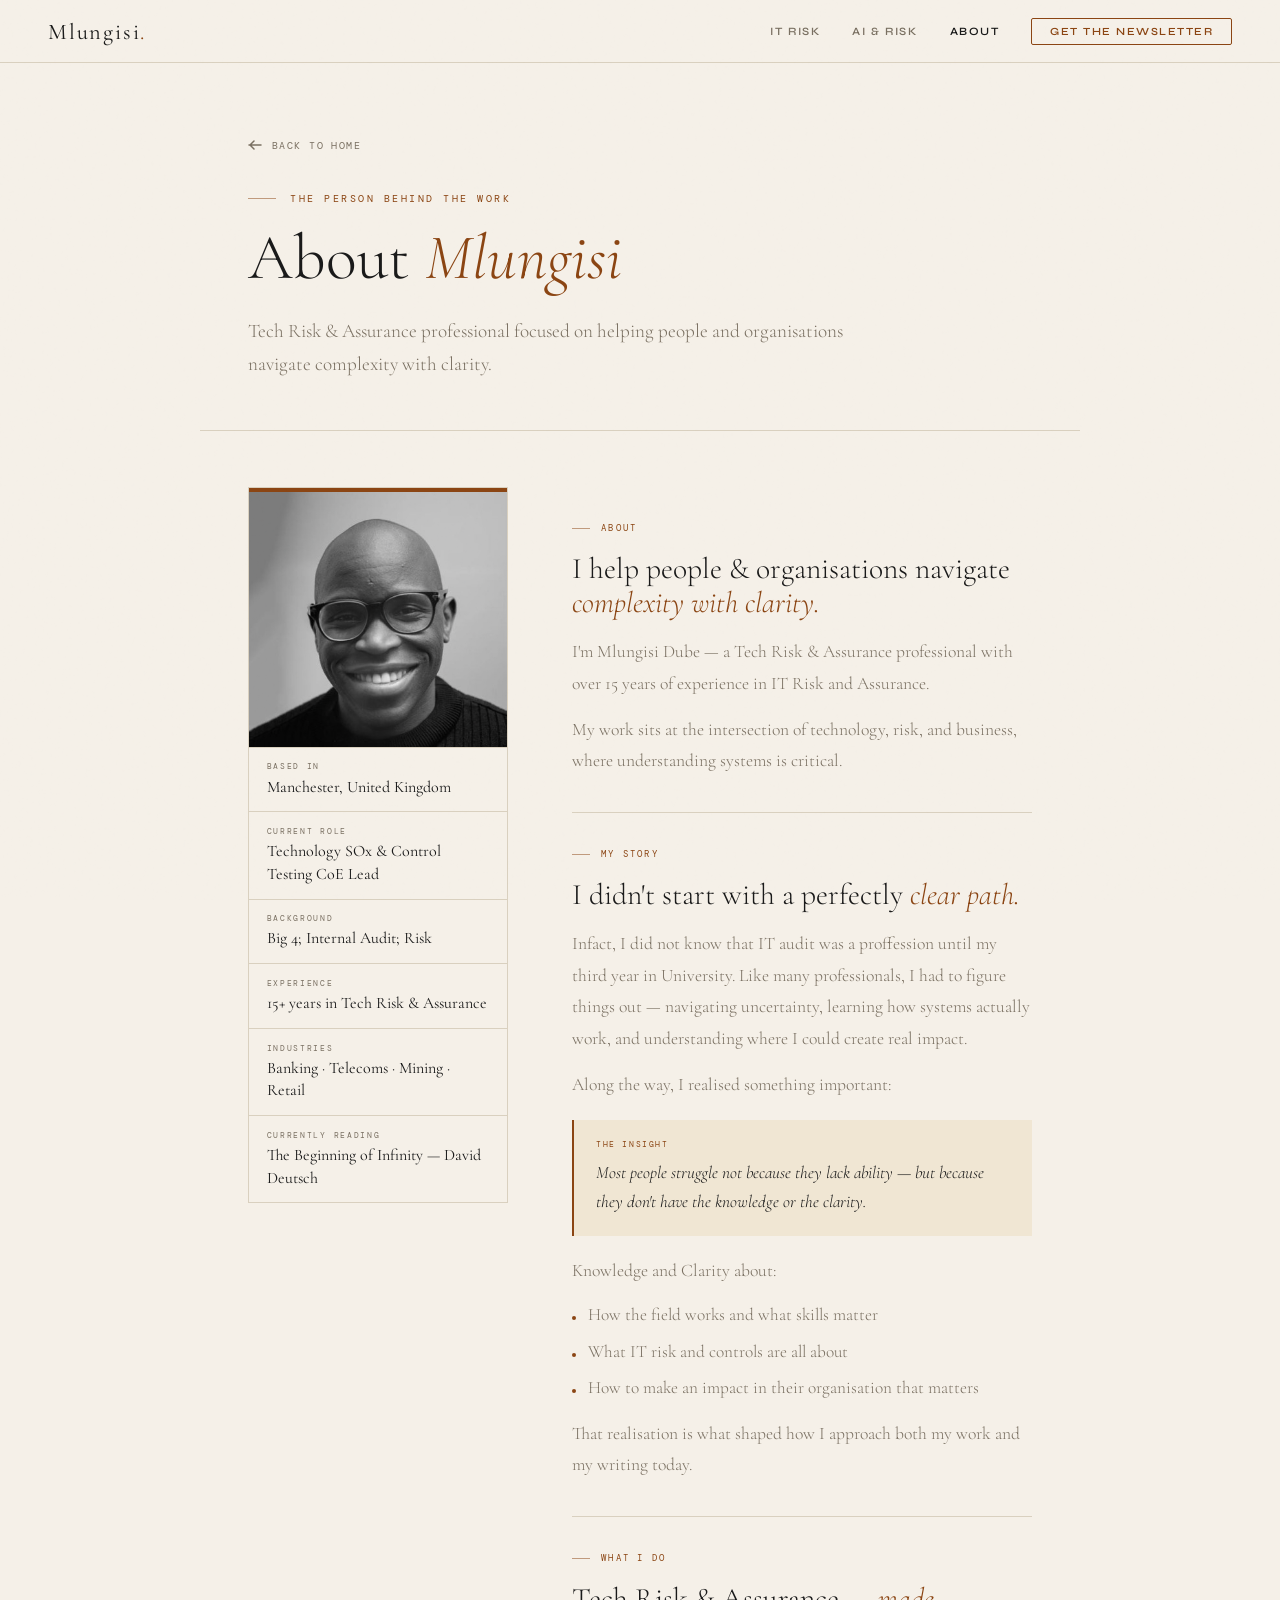
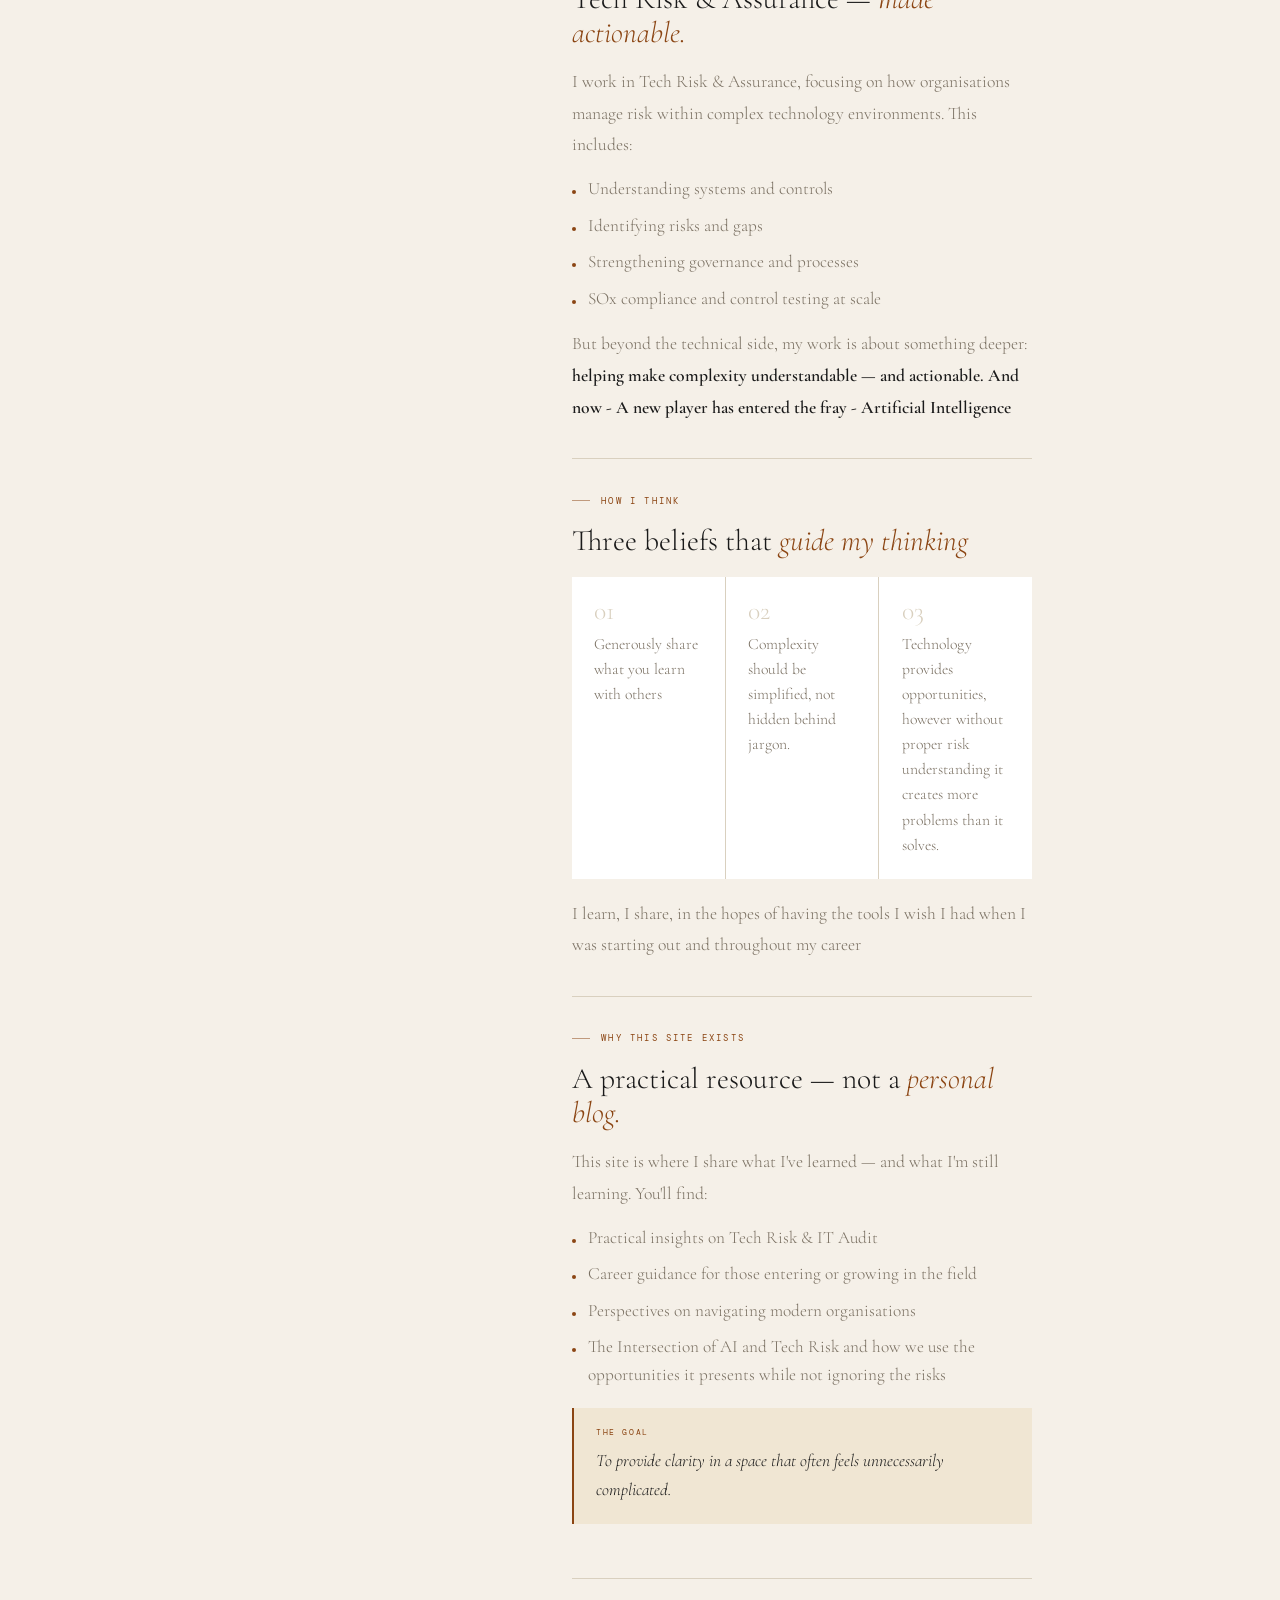
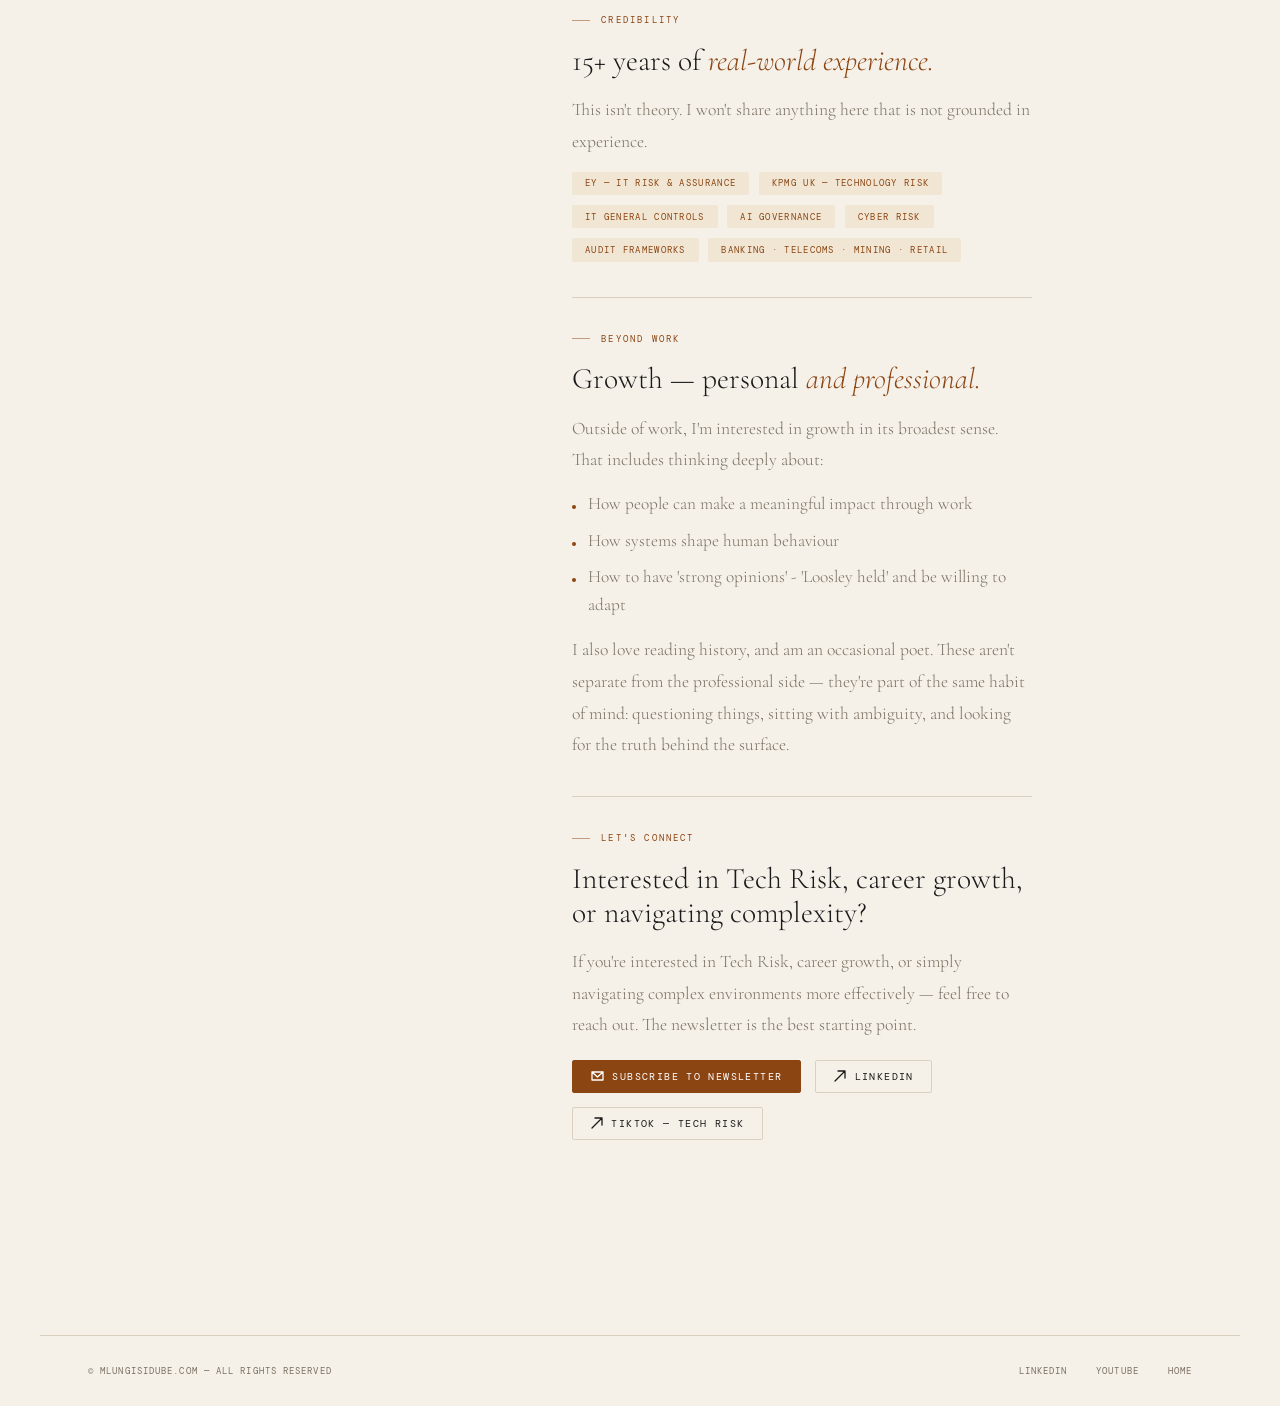
<file: about.html>
<!DOCTYPE html>
<html lang="en">
<head>
<meta charset="UTF-8">
<meta name="viewport" content="width=device-width, initial-scale=1.0">
<title>About — Mlungisi Dube</title>
<link rel="stylesheet" href="shared.css">
<style>
  /* ── LAYOUT ── */
  .about-wrap {
    display: grid;
    grid-template-columns: 260px 1fr;
    gap: 4rem;
    align-items: start;
  }

  /* ── STICKY SIDEBAR ── */
  .about-sidebar {
    display: flex;
    flex-direction: column;
    gap: 0;
    position: sticky;
    top: 6rem;
  }

  .portrait-block {
    background: var(--surface);
    border: 1px solid var(--border);
    border-bottom: none;
    position: relative;
    overflow: hidden;
    line-height: 0;
  }
  .portrait-block::before {
    content: '';
    position: absolute;
    top: 0; left: 0;
    width: 100%; height: 4px;
    background: var(--accent);
    z-index: 1;
  }
  .portrait-block img {
    width: 100%;
    height: auto;
    display: block;
    object-fit: cover;
  }

  .aside-facts {
    border: 1px solid var(--border);
    display: flex;
    flex-direction: column;
  }
  .fact-row {
    display: flex;
    flex-direction: column;
    gap: 0.2rem;
    padding: 0.85rem 1.1rem;
    border-bottom: 1px solid var(--border);
  }
  .fact-row:last-child { border-bottom: none; }
  .fact-label {
    font-family: 'DM Mono', monospace;
    font-size: 0.53rem;
    letter-spacing: 0.2em;
    text-transform: uppercase;
    color: var(--muted);
  }
  .fact-value {
    font-family: 'Cormorant Garamond', serif;
    font-size: 1rem;
    font-weight: 400;
    color: var(--text);
    line-height: 1.4;
  }

  /* ── MAIN CONTENT ── */
  .about-main {
    display: flex;
    flex-direction: column;
    gap: 0;
    padding-bottom: 4rem;
  }

  /* Section block */
  .about-section {
    padding: 2.2rem 0;
    border-bottom: 1px solid var(--border);
  }
  .about-section:last-child { border-bottom: none; }

  .section-eyebrow {
    font-family: 'DM Mono', monospace;
    font-size: 0.57rem;
    letter-spacing: 0.24em;
    text-transform: uppercase;
    color: var(--accent);
    display: flex;
    align-items: center;
    gap: 0.7rem;
    margin-bottom: 1.1rem;
  }
  .section-eyebrow::before {
    content: '';
    height: 1px; width: 18px;
    background: var(--accent);
    opacity: 0.5;
    flex-shrink: 0;
  }

  .about-section h2 {
    font-family: 'Cormorant Garamond', serif;
    font-size: 1.85rem;
    font-weight: 300;
    color: var(--text);
    line-height: 1.15;
    margin-bottom: 1rem;
  }
  .about-section h2 em {
    font-style: italic;
    color: var(--accent);
  }

  .about-section p {
    font-family: 'Cormorant Garamond', serif;
    font-size: 1.1rem;
    font-weight: 300;
    line-height: 1.8;
    color: var(--muted);
    margin-bottom: 0.9rem;
  }
  .about-section p:last-child { margin-bottom: 0; }

  .about-section p strong {
    font-weight: 600;
    color: var(--text);
  }

  /* Bullet list */
  .about-list {
    list-style: none;
    display: flex;
    flex-direction: column;
    gap: 0.55rem;
    margin: 0.8rem 0 1rem 0;
  }
  .about-list li {
    font-family: 'Cormorant Garamond', serif;
    font-size: 1.08rem;
    font-weight: 300;
    line-height: 1.6;
    color: var(--muted);
    display: flex;
    align-items: baseline;
    gap: 0.75rem;
  }
  .about-list li::before {
    content: '';
    width: 4px; height: 4px;
    border-radius: 50%;
    background: var(--accent);
    flex-shrink: 0;
    margin-top: 0.45rem;
  }

  /* Clarity callout — indented highlight block */
  .clarity-block {
    background: var(--light-accent);
    border-left: 2px solid var(--accent);
    padding: 1.2rem 1.4rem;
    margin: 1.2rem 0;
  }
  .clarity-block p {
    font-family: 'Cormorant Garamond', serif;
    font-size: 1.08rem;
    font-style: italic;
    font-weight: 300;
    line-height: 1.7;
    color: var(--text);
    margin: 0;
  }
  .clarity-label {
    font-family: 'DM Mono', monospace;
    font-size: 0.53rem;
    letter-spacing: 0.18em;
    text-transform: uppercase;
    color: var(--accent);
    margin-bottom: 0.5rem;
    display: block;
  }

  /* Belief cards */
  .belief-grid {
    display: grid;
    grid-template-columns: 1fr 1fr 1fr;
    gap: 1px;
    background: var(--border);
    margin: 1.2rem 0;
  }
  .belief-card {
    background: var(--surface);
    padding: 1.3rem 1.4rem;
    display: flex;
    flex-direction: column;
    gap: 0.5rem;
  }
  .belief-num {
    font-family: 'Cormorant Garamond', serif;
    font-size: 1.6rem;
    font-weight: 300;
    color: var(--border);
    line-height: 1;
  }
  .belief-text {
    font-family: 'Cormorant Garamond', serif;
    font-size: 0.98rem;
    font-weight: 300;
    line-height: 1.6;
    color: var(--muted);
  }

  /* Credibility tags */
  .cred-tags {
    display: flex;
    flex-wrap: wrap;
    gap: 0.6rem;
    margin-top: 0.8rem;
  }
  .cred-tag {
    font-family: 'DM Mono', monospace;
    font-size: 0.58rem;
    letter-spacing: 0.14em;
    text-transform: uppercase;
    color: var(--accent);
    background: var(--light-accent);
    border: 1px solid var(--light-accent);
    padding: 0.3rem 0.75rem;
    border-radius: 2px;
  }

  /* Connect buttons */
  .connect-row {
    display: flex;
    gap: 0.9rem;
    flex-wrap: wrap;
    margin-top: 1.2rem;
  }
  .connect-link {
    display: inline-flex;
    align-items: center;
    gap: 0.55rem;
    font-family: 'DM Mono', monospace;
    font-size: 0.62rem;
    letter-spacing: 0.14em;
    text-transform: uppercase;
    color: var(--text);
    text-decoration: none;
    border: 1.5px solid var(--border);
    padding: 0.55rem 1.1rem;
    border-radius: 2px;
    transition: all 0.2s;
  }
  .connect-link:hover { border-color: var(--accent); color: var(--accent); }
  .connect-link.primary { background: var(--accent); border-color: var(--accent); color: #fff; }
  .connect-link.primary:hover { background: transparent; color: var(--accent); }

  @media (max-width: 860px) {
    .about-wrap { grid-template-columns: 1fr; gap: 2rem; }
    .about-sidebar { position: static; }
    .belief-grid { grid-template-columns: 1fr; }
  }
</style>
</head>
<body>

<header>
  <a href="index.html" class="logo">Mlungisi<span>.</span></a>
  <nav>
    <a href="it-risk-audit.html">IT Risk</a>
    <a href="ai-risk.html">AI &amp; Risk</a>
    <a href="about.html" class="active">About</a>
    <a href="index.html#newsletter" class="cta">Get the Newsletter</a>
  </nav>
</header>

<div class="page-hero">
  <a href="index.html" class="back-link">
    <svg width="14" height="10" viewBox="0 0 14 10" fill="none"><path d="M13 5H1M6 1L2 5l4 4" stroke="currentColor" stroke-width="1.5" stroke-linecap="round" stroke-linejoin="round"/></svg>
    Back to home
  </a>
  <div class="page-hero-eyebrow">The person behind the work</div>
  <h1>About <em>Mlungisi</em></h1>
  <p class="lead">Tech Risk &amp; Assurance professional focused on helping people and organisations navigate complexity with clarity.</p>
</div>

<div class="page-divider"></div>

<div class="page-content">
<div class="about-wrap">

  <!-- ── SIDEBAR ── -->
  <aside class="about-sidebar">
    <div class="portrait-block">
      <img src="Profile_page.jpg" alt="Mlungisi Dube">
    </div>
    <div class="aside-facts">
      <div class="fact-row">
        <span class="fact-label">Based in</span>
        <span class="fact-value">Manchester, United Kingdom</span>
      </div>
      <div class="fact-row">
        <span class="fact-label">Current role</span>
        <span class="fact-value">Technology SOx &amp; Control Testing CoE Lead </span>
      </div>
      <div class="fact-row">
        <span class="fact-label">Background</span>
        <span class="fact-value">Big 4; Internal Audit; Risk</span>
      </div>
      <div class="fact-row">
        <span class="fact-label">Experience</span>
        <span class="fact-value">15+ years in Tech Risk &amp; Assurance</span>
      </div>
      <div class="fact-row">
        <span class="fact-label">Industries</span>
        <span class="fact-value">Banking · Telecoms · Mining · Retail </span>
      </div>
      <div class="fact-row">
        <span class="fact-label">Currently reading</span>
        <span class="fact-value">The Beginning of Infinity — David Deutsch</span>
      </div>
    </div>
  </aside>

  <!-- ── MAIN ── -->
  <div class="about-main">

    <!-- ABOUT -->
    <div class="about-section">
      <div class="section-eyebrow">About</div>
      <h2>I help people &amp; organisations navigate <em>complexity with clarity.</em></h2>
      <p>I'm Mlungisi Dube — a Tech Risk &amp; Assurance professional with over 15 years of experience in IT Risk and Assurance.</p>
      <p>My work sits at the intersection of technology, risk, and business, where understanding systems is critical.</p>
    </div>

    <!-- MY STORY -->
    <div class="about-section">
      <div class="section-eyebrow">My Story</div>
      <h2>I didn't start with a perfectly <em>clear path.</em></h2>
      <p>Infact, I did not know that IT audit was a proffession until my third year in University. Like many professionals, I had to figure things out — navigating uncertainty, learning how systems actually work, and understanding where I could create real impact.</p>
      <p>Along the way, I realised something important:</p>
      <div class="clarity-block">
        <span class="clarity-label">The insight</span>
        <p>Most people struggle not because they lack ability — but because they don't have the knowledge or the clarity.</p>
      </div>
      <p>Knowledge and Clarity about:</p>
      <ul class="about-list">
        <li>How the field works and what skills matter</li>
        <li>What IT risk and controls are all about</li>
        <li>How to make an impact in their organisation that matters</li>
      </ul>
      <p>That realisation is what shaped how I approach both my work and my writing today.</p>
    </div>

    <!-- WHAT I DO -->
    <div class="about-section">
      <div class="section-eyebrow">What I Do</div>
      <h2>Tech Risk &amp; Assurance — <em>made actionable.</em></h2>
      <p>I work in Tech Risk &amp; Assurance, focusing on how organisations manage risk within complex technology environments. This includes:</p>
      <ul class="about-list">
        <li>Understanding systems and controls</li>
        <li>Identifying risks and gaps</li>
        <li>Strengthening governance and processes</li>
        <li>SOx compliance and control testing at scale</li>
      </ul>
      <p>But beyond the technical side, my work is about something deeper: <strong>helping make complexity understandable — and actionable. And now - A new player has entered the fray - Artificial Intelligence</strong></p>
    </div>

    <!-- HOW I THINK -->
    <div class="about-section">
      <div class="section-eyebrow">How I Think</div>
      <h2>Three beliefs that <em>guide my thinking</em></h2>
      <div class="belief-grid">
        <div class="belief-card">
          <span class="belief-num">01</span>
          <span class="belief-text">Generously share what you learn with others</span>
        </div>
        <div class="belief-card">
          <span class="belief-num">02</span>
          <span class="belief-text"> Complexity should be simplified, not hidden behind jargon.</span>
        </div>
        <div class="belief-card">
          <span class="belief-num">03</span>
          <span class="belief-text">Technology provides opportunities, however without proper risk understanding it creates more problems than it solves.</span>
        </div>
      </div>
      <p>I learn, I share, in the hopes of having the tools I wish I had when I was starting out and throughout my career</p>
    </div>

    <!-- WHY THIS SITE -->
    <div class="about-section">
      <div class="section-eyebrow">Why This Site Exists</div>
      <h2>A practical resource — not a <em>personal blog.</em></h2>
      <p>This site is where I share what I've learned — and what I'm still learning. You'll find:</p>
      <ul class="about-list">
        <li>Practical insights on Tech Risk &amp; IT Audit</li>
        <li>Career guidance for those entering or growing in the field</li>
        <li>Perspectives on navigating modern organisations</li>
           <li>The Intersection of AI and Tech Risk and how we use the opportunities it presents while not ignoring the risks</li>
      </ul>
      <div class="clarity-block">
        <span class="clarity-label">The goal</span>
        <p>To provide clarity in a space that often feels unnecessarily complicated.</p>
      </div>
    </div>

    <!-- CREDIBILITY -->
    <div class="about-section">
      <div class="section-eyebrow">Credibility</div>
      <h2>15+ years of <em>real-world experience.</em></h2>
      <p>This isn't theory. I won't share anything here that is not grounded in experience. </p>
      <div class="cred-tags">
        <span class="cred-tag">EY — IT Risk &amp; Assurance</span>
        <span class="cred-tag">KPMG UK — Technology Risk</span>
        <span class="cred-tag">IT General Controls</span>
        <span class="cred-tag">AI Governance</span>
        <span class="cred-tag">Cyber Risk</span>
        <span class="cred-tag">Audit Frameworks</span>
        <span class="cred-tag">Banking · Telecoms · Mining · Retail</span>
      </div>
    </div>

    <!-- BEYOND WORK -->
    <div class="about-section">
      <div class="section-eyebrow">Beyond Work</div>
      <h2>Growth — personal <em>and professional.</em></h2>
      <p>Outside of work, I'm interested in growth in its broadest sense. That includes thinking deeply about:</p>
      <ul class="about-list">
        <li>How people can make a meaningful impact through work</li>
        <li>How systems shape human behaviour</li>
        <li>How to have 'strong opinions' - 'Loosley held' and be willing to adapt</li>
      </ul>
      <p>I also love reading history, and am an occasional poet. These aren't separate from the professional side — they're part of the same habit of mind: questioning things, sitting with ambiguity, and looking for the truth behind the surface.</p>
    </div>

    <!-- LET'S CONNECT -->
    <div class="about-section">
      <div class="section-eyebrow">Let's Connect</div>
      <h2>Interested in Tech Risk, career growth,<br>or navigating complexity?</h2>
      <p>If you're interested in Tech Risk, career growth, or simply navigating complex environments more effectively — feel free to reach out. The newsletter is the best starting point.</p>
      <div class="connect-row">
        <a href="index.html#newsletter" class="connect-link primary">
          <svg width="13" height="10" viewBox="0 0 13 10" fill="none"><path d="M1 1h11v8H1zM1 1l5.5 5L12 1" stroke="currentColor" stroke-width="1.3" stroke-linecap="round" stroke-linejoin="round"/></svg>
          Subscribe to Newsletter
        </a>
        <a href="https://www.linkedin.com/in/mlungisi-dube-11313a27/" class="connect-link" target="_blank" rel="noopener">
          <svg width="12" height="12" viewBox="0 0 12 12" fill="none"><path d="M1 11L11 1M11 1H4M11 1v7" stroke="currentColor" stroke-width="1.3" stroke-linecap="round" stroke-linejoin="round"/></svg>
          LinkedIn
        </a>
        <a href="https://www.tiktok.com/@tech.risk.with.mlu" class="connect-link" target="_blank" rel="noopener">
          <svg width="12" height="12" viewBox="0 0 12 12" fill="none"><path d="M1 11L11 1M11 1H4M11 1v7" stroke="currentColor" stroke-width="1.3" stroke-linecap="round" stroke-linejoin="round"/></svg>
          TikTok — Tech Risk
        </a>
      </div>
    </div>

  </div><!-- /about-main -->
</div><!-- /about-wrap -->
</div><!-- /page-content -->

<footer>
  <p>&copy; Mlungisidube.com &mdash; All rights reserved</p>
  <div>
    <a href="https://www.linkedin.com/in/mlungisi-dube-11313a27/">LinkedIn</a>
    <a href="https://www.youtube.com/channel/UCtWi6vhFlPxaXe0EtfCEI8A">YouTube</a>
    <a href="index.html">Home</a>
  </div>
</footer>

</body>
</html>
</file>
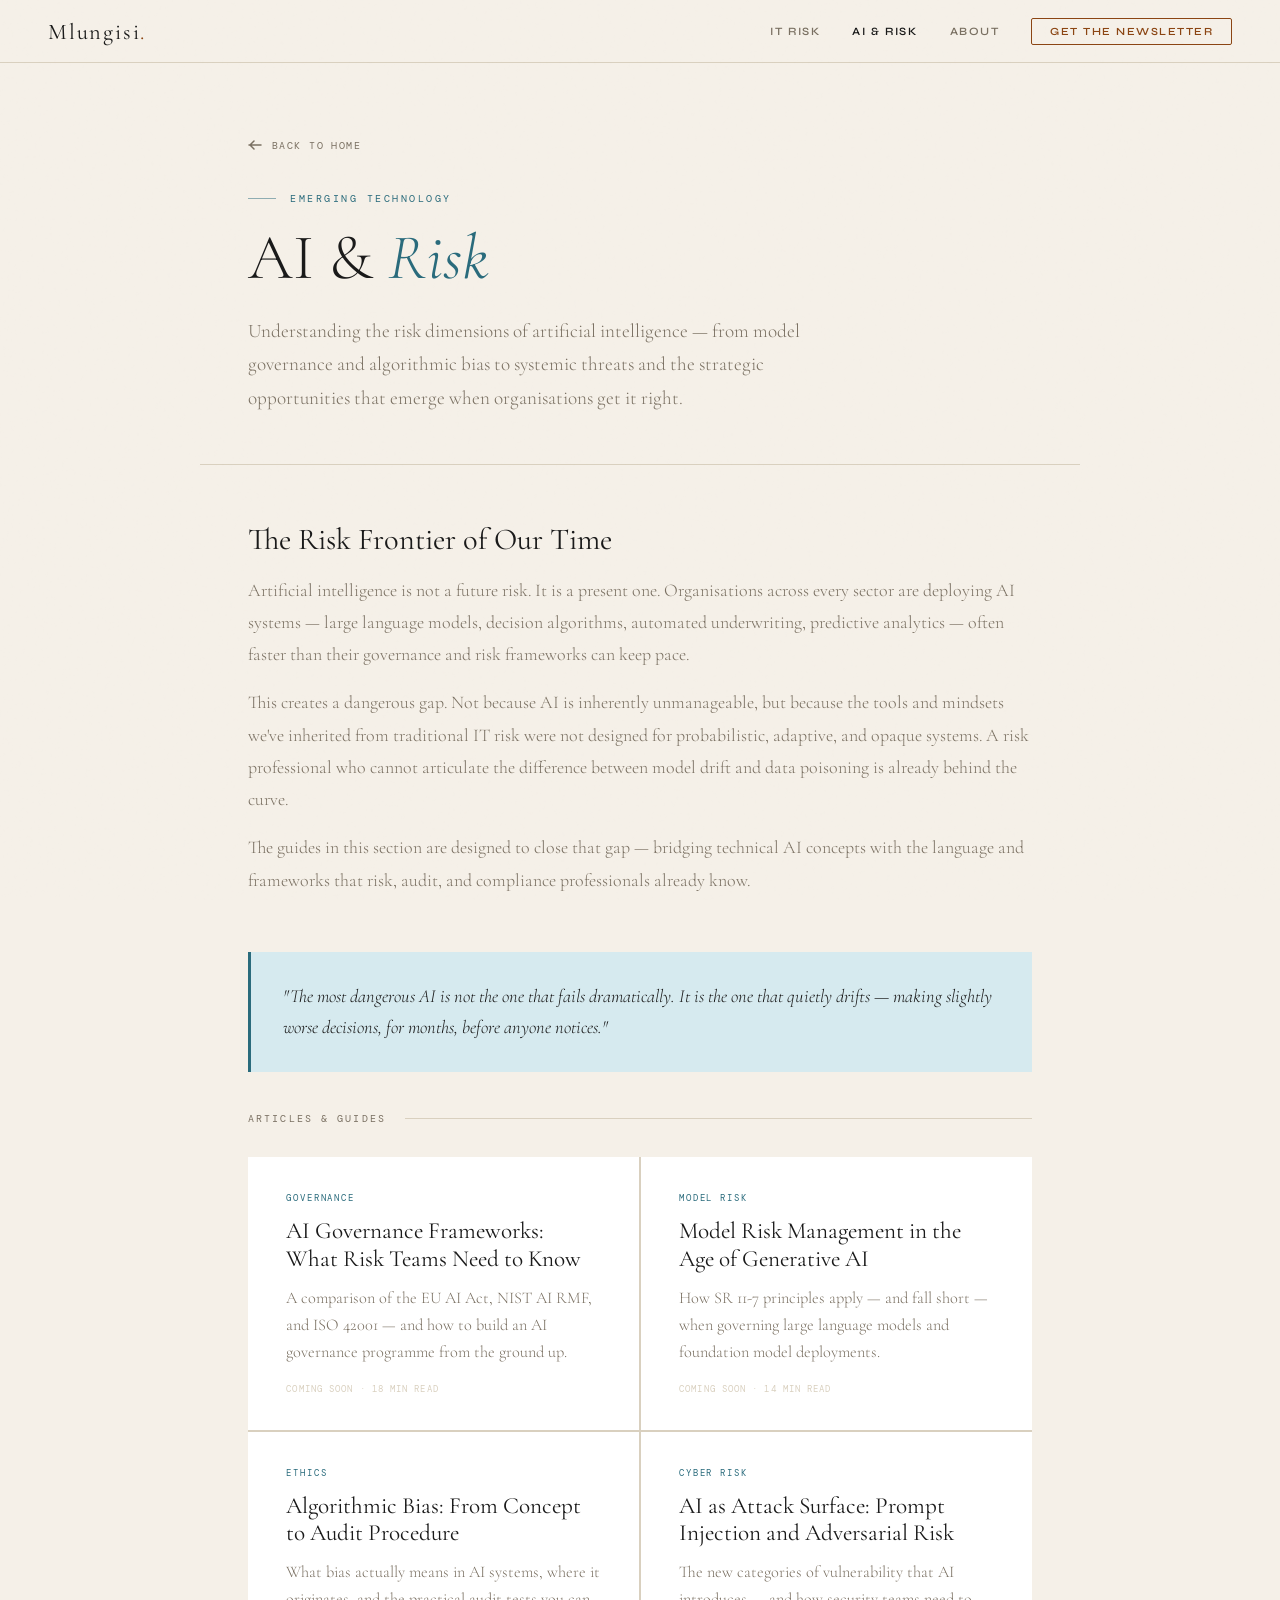
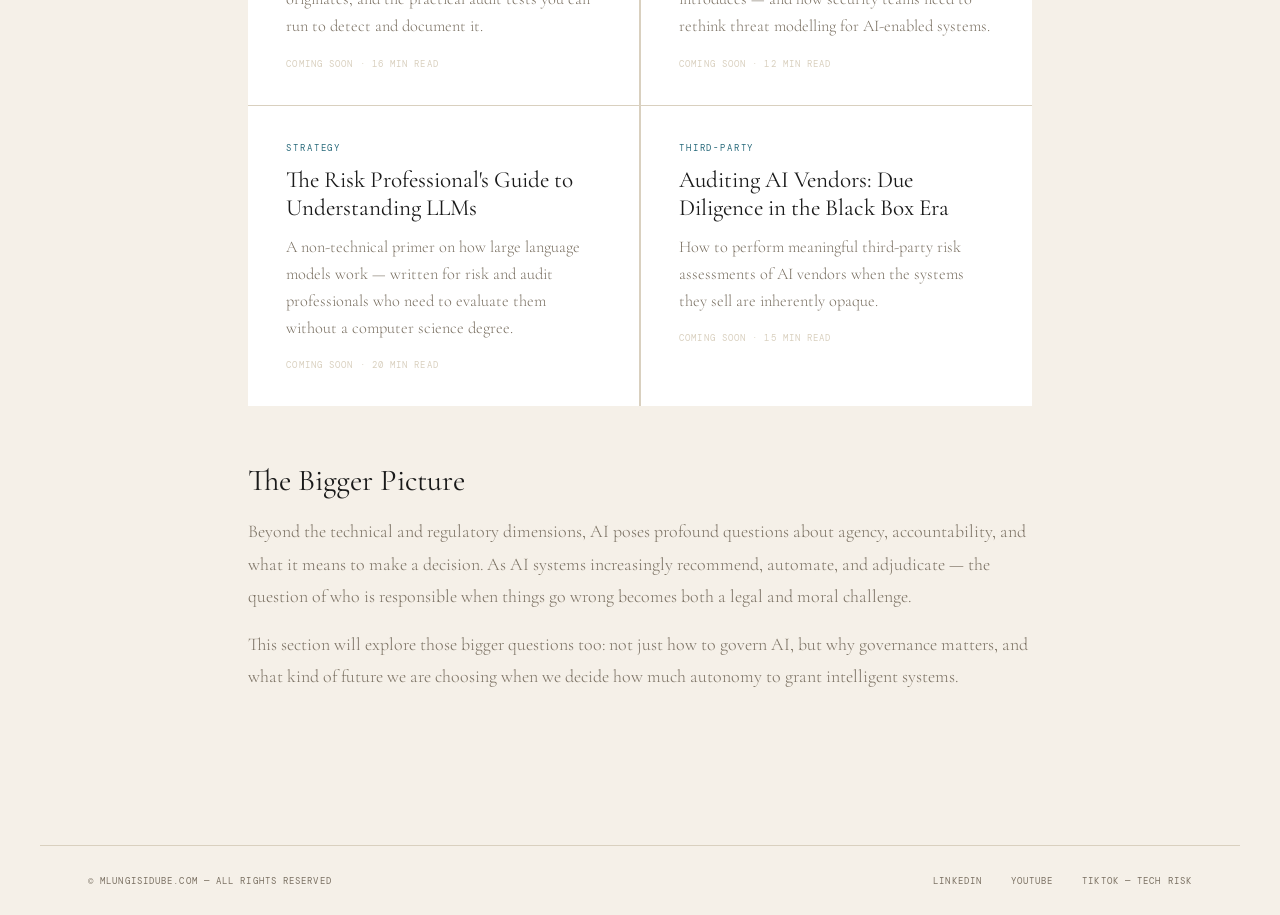
<file: ai-risk.html>
<!DOCTYPE html>
<html lang="en">
<head>
<meta charset="UTF-8">
<meta name="viewport" content="width=device-width, initial-scale=1.0">
<title>AI & Risk — Mlungisi Dube</title>
<link rel="stylesheet" href="shared.css">
</head>
<body>

<header>
  <a href="index.html" class="logo">Mlungisi<span>.</span></a>
    <nav>
    <a href="it-risk-audit.html">IT Risk</a>
    <a href="ai-risk.html"class="active">AI &amp; Risk</a>
    <a href="about.html">About</a>
    <a href="index.html#newsletter" class="cta">Get the Newsletter</a>
  </nav>
</header>

<div class="page-hero">
  <a href="index.html" class="back-link">
    <svg width="14" height="10" viewBox="0 0 14 10" fill="none"><path d="M13 5H1M6 1L2 5l4 4" stroke="currentColor" stroke-width="1.5" stroke-linecap="round" stroke-linejoin="round"/></svg>
    Back to home
  </a>
  <div class="page-hero-eyebrow blue">Emerging Technology</div>
  <h1>AI &amp; <em class="blue">Risk</em></h1>
  <p class="lead">Understanding the risk dimensions of artificial intelligence — from model governance and algorithmic bias to systemic threats and the strategic opportunities that emerge when organisations get it right.</p>
</div>

<div class="page-divider"></div>

<div class="page-content">

  <div class="prose-section">
    <h2>The Risk Frontier of Our Time</h2>
    <p>Artificial intelligence is not a future risk. It is a present one. Organisations across every sector are deploying AI systems — large language models, decision algorithms, automated underwriting, predictive analytics — often faster than their governance and risk frameworks can keep pace.</p>
    <p>This creates a dangerous gap. Not because AI is inherently unmanageable, but because the tools and mindsets we've inherited from traditional IT risk were not designed for probabilistic, adaptive, and opaque systems. A risk professional who cannot articulate the difference between model drift and data poisoning is already behind the curve.</p>
    <p>The guides in this section are designed to close that gap — bridging technical AI concepts with the language and frameworks that risk, audit, and compliance professionals already know.</p>
  </div>

  <div class="callout blue">
    <p>"The most dangerous AI is not the one that fails dramatically. It is the one that quietly drifts — making slightly worse decisions, for months, before anyone notices."</p>
  </div>

  <div class="section-label"><span>Articles &amp; Guides</span></div>

  <div class="article-grid">

    <a href="#" class="article-card blue">
      <span class="article-tag">Governance</span>
      <h3>AI Governance Frameworks: What Risk Teams Need to Know</h3>
      <p>A comparison of the EU AI Act, NIST AI RMF, and ISO 42001 — and how to build an AI governance programme from the ground up.</p>
      <div class="article-meta">Coming soon · 18 min read</div>
    </a>

    <a href="#" class="article-card blue">
      <span class="article-tag">Model Risk</span>
      <h3>Model Risk Management in the Age of Generative AI</h3>
      <p>How SR 11-7 principles apply — and fall short — when governing large language models and foundation model deployments.</p>
      <div class="article-meta">Coming soon · 14 min read</div>
    </a>

    <a href="#" class="article-card blue">
      <span class="article-tag">Ethics</span>
      <h3>Algorithmic Bias: From Concept to Audit Procedure</h3>
      <p>What bias actually means in AI systems, where it originates, and the practical audit tests you can run to detect and document it.</p>
      <div class="article-meta">Coming soon · 16 min read</div>
    </a>

    <a href="#" class="article-card blue">
      <span class="article-tag">Cyber Risk</span>
      <h3>AI as Attack Surface: Prompt Injection and Adversarial Risk</h3>
      <p>The new categories of vulnerability that AI introduces — and how security teams need to rethink threat modelling for AI-enabled systems.</p>
      <div class="article-meta">Coming soon · 12 min read</div>
    </a>

    <a href="#" class="article-card blue">
      <span class="article-tag">Strategy</span>
      <h3>The Risk Professional's Guide to Understanding LLMs</h3>
      <p>A non-technical primer on how large language models work — written for risk and audit professionals who need to evaluate them without a computer science degree.</p>
      <div class="article-meta">Coming soon · 20 min read</div>
    </a>

    <a href="#" class="article-card blue">
      <span class="article-tag">Third-Party</span>
      <h3>Auditing AI Vendors: Due Diligence in the Black Box Era</h3>
      <p>How to perform meaningful third-party risk assessments of AI vendors when the systems they sell are inherently opaque.</p>
      <div class="article-meta">Coming soon · 15 min read</div>
    </a>

  </div>

  <div class="prose-section">
    <h2>The Bigger Picture</h2>
    <p>Beyond the technical and regulatory dimensions, AI poses profound questions about agency, accountability, and what it means to make a decision. As AI systems increasingly recommend, automate, and adjudicate — the question of who is responsible when things go wrong becomes both a legal and moral challenge.</p>
    <p>This section will explore those bigger questions too: not just how to govern AI, but why governance matters, and what kind of future we are choosing when we decide how much autonomy to grant intelligent systems.</p>
  </div>

</div>

<footer>
  <p>&copy; Mlungisidube.com &mdash; All rights reserved</p>
  <div>
    <a href="https://www.linkedin.com/in/mlungisi-dube-11313a27/">LinkedIn</a>
    <a href="https://www.youtube.com/channel/UCtWi6vhFlPxaXe0EtfCEI8A">YouTube</a>
    <a href="https://www.tiktok.com/@tech.risk.with.mlu">TikTok &mdash; Tech Risk</a>
  </div>
</footer>

</body>
</html>
</file>
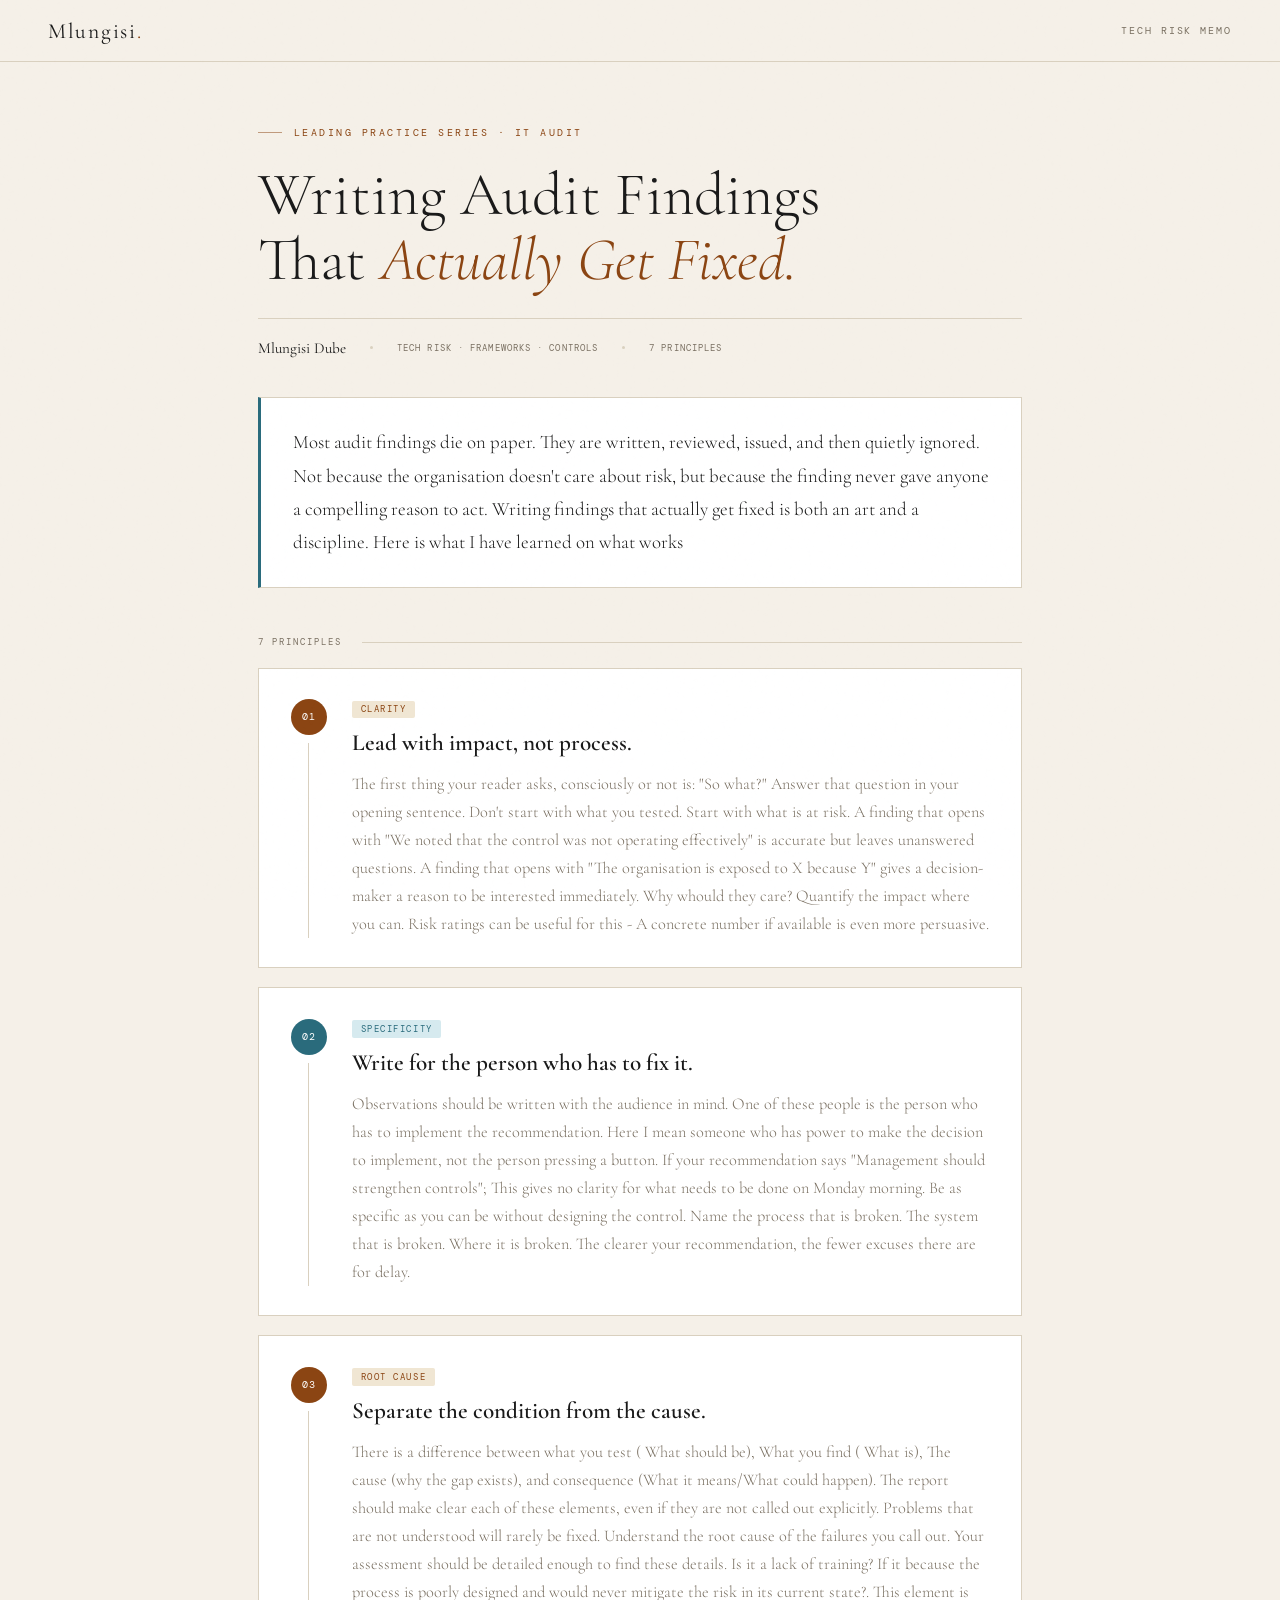
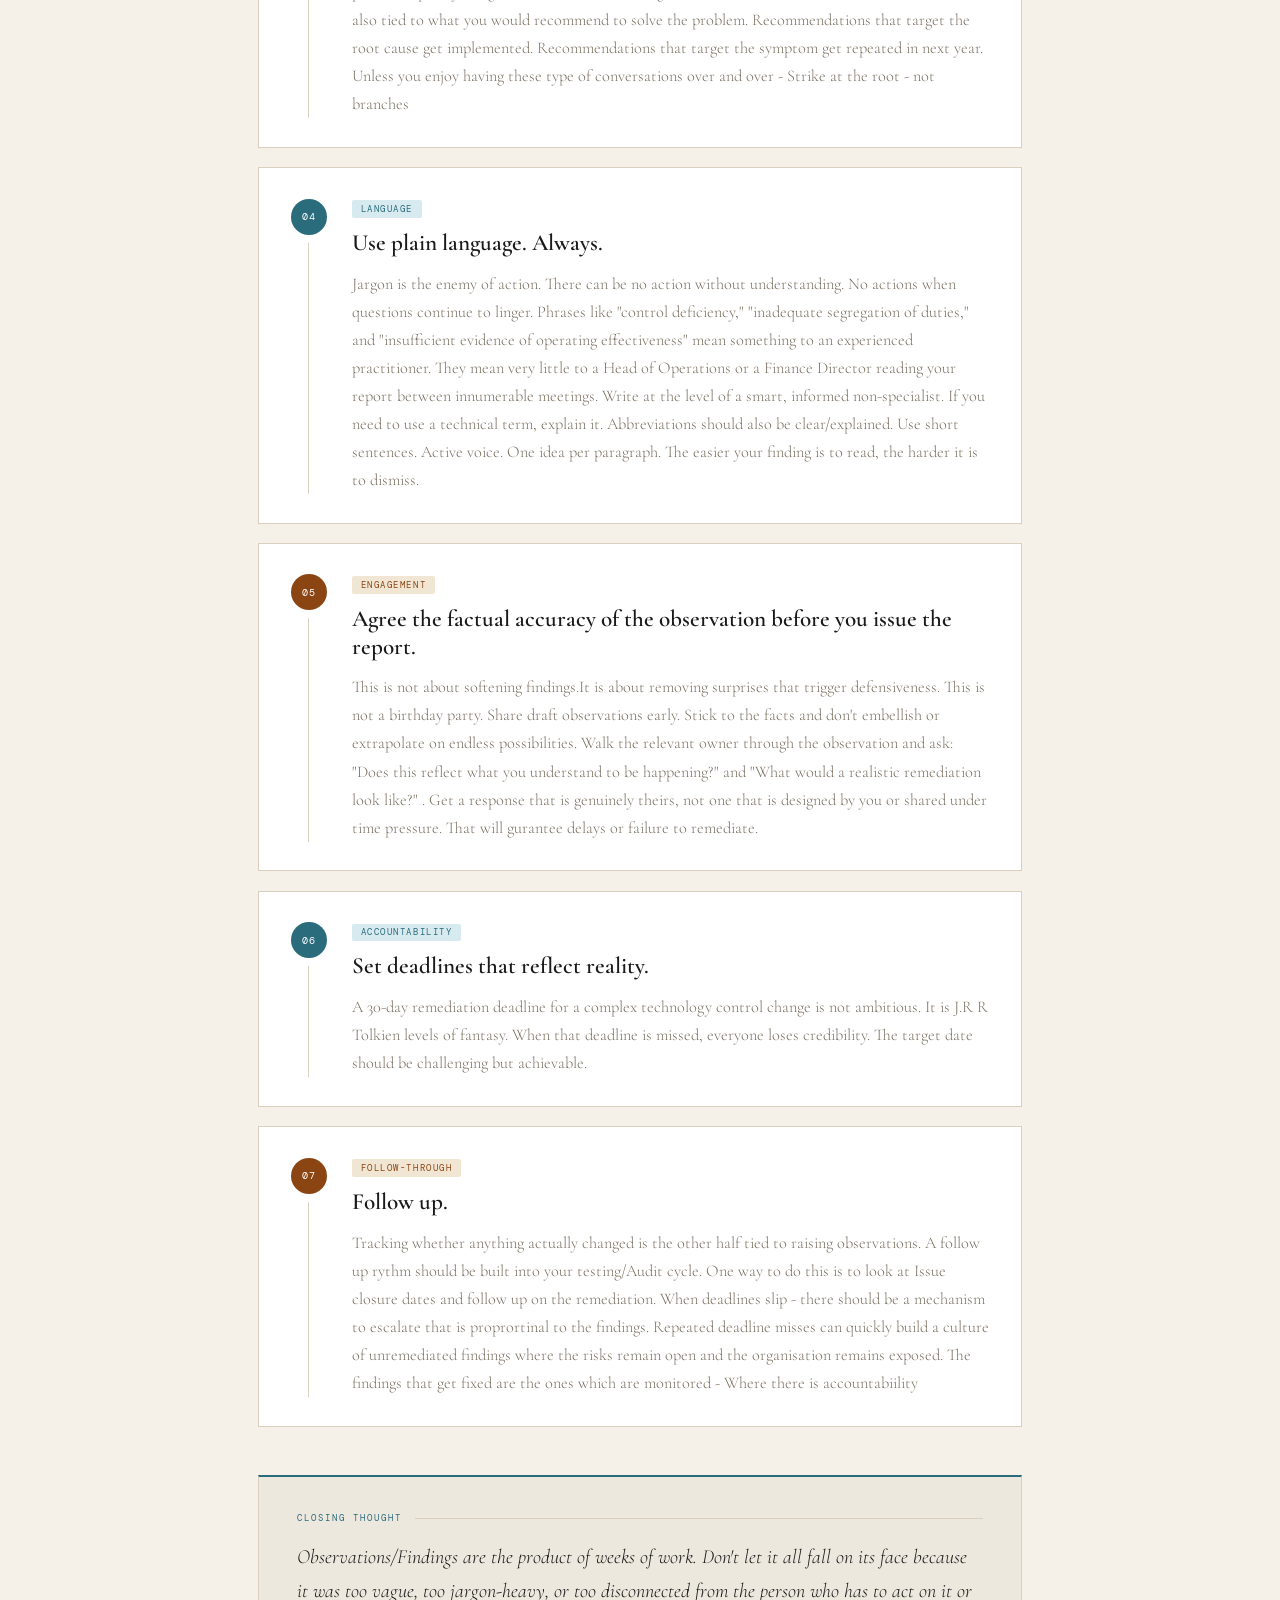
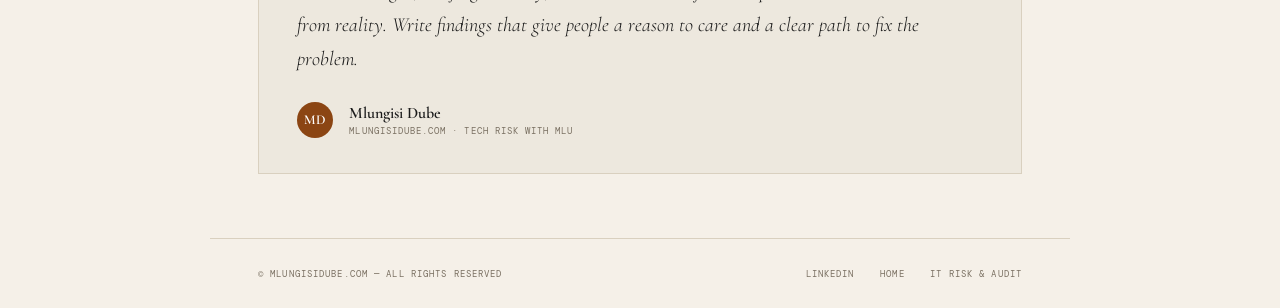
<file: audit-findings.html>
<!DOCTYPE html>
<html lang="en">
<head>
<meta charset="UTF-8">
<meta name="viewport" content="width=device-width, initial-scale=1.0">
<title>Writing Audit Findings That Actually Get Fixed — Tech Risk Memo</title>
<link rel="preconnect" href="https://fonts.googleapis.com">
<link href="https://fonts.googleapis.com/css2?family=Cormorant+Garamond:ital,wght@0,300;0,400;0,600;1,300;1,400;1,600&family=DM+Mono:wght@300;400&family=Syne:wght@400;600;700;800&display=swap" rel="stylesheet">
<style>
  :root {
    --bg:         #f5f0e8;
    --bg2:        #ede8de;
    --surface:    #ffffff;
    --border:     #d9d0bf;
    --text:       #1a1a1a;
    --muted:      #7a7062;
    --accent:     #8b4513;
    --accent2:    #2a6b7c;
    --light-acc:  #f0e6d3;
    --light-acc2: #d6eaef;
  }

  *, *::before, *::after { box-sizing: border-box; margin: 0; padding: 0; }
  html { scroll-behavior: smooth; }

  body {
    background: var(--bg);
    color: var(--text);
    font-family: 'Syne', sans-serif;
    min-height: 100vh;
    overflow-x: hidden;
  }

  /* noise overlay */
  body::before {
    content: '';
    position: fixed;
    inset: 0;
    background-image: url("data:image/svg+xml,%3Csvg viewBox='0 0 256 256' xmlns='http://www.w3.org/2000/svg'%3E%3Cfilter id='n'%3E%3CfeTurbulence type='fractalNoise' baseFrequency='0.9' numOctaves='4' stitchTiles='stitch'/%3E%3C/filter%3E%3Crect width='100%25' height='100%25' filter='url(%23n)' opacity='0.04'/%3E%3C/svg%3E");
    pointer-events: none;
    z-index: 1000;
    opacity: 0.18;
  }

  /* ── HEADER ── */
  header {
    display: flex;
    justify-content: space-between;
    align-items: center;
    padding: 1.1rem 3rem;
    border-bottom: 1px solid var(--border);
    position: sticky;
    top: 0;
    background: rgba(245,240,232,0.93);
    backdrop-filter: blur(14px);
    z-index: 100;
    animation: fadeDown 0.5s ease both;
  }

  .logo {
    font-family: 'Cormorant Garamond', serif;
    font-size: 1.35rem;
    font-weight: 400;
    letter-spacing: 0.08em;
    color: var(--text);
    text-decoration: none;
  }
  .logo span { color: var(--accent); }

  .header-tag {
    font-family: 'DM Mono', monospace;
    font-size: 0.6rem;
    letter-spacing: 0.2em;
    text-transform: uppercase;
    color: var(--muted);
  }

  /* ── HERO ── */
  .hero {
    max-width: 860px;
    margin: 0 auto;
    padding: 4rem 3rem 2.5rem;
    animation: fadeUp 0.6s 0.1s ease both;
  }

  .hero-eyebrow {
    font-family: 'DM Mono', monospace;
    font-size: 0.6rem;
    letter-spacing: 0.26em;
    text-transform: uppercase;
    color: var(--accent);
    display: flex;
    align-items: center;
    gap: 0.75rem;
    margin-bottom: 1.4rem;
  }
  .hero-eyebrow::before {
    content: '';
    height: 1px;
    width: 24px;
    background: var(--accent);
    opacity: 0.5;
    flex-shrink: 0;
  }

  .hero h1 {
    font-family: 'Cormorant Garamond', serif;
    font-size: clamp(2.4rem, 5vw, 3.8rem);
    font-weight: 300;
    line-height: 1.08;
    color: var(--text);
    margin-bottom: 1.6rem;
  }
  .hero h1 em { font-style: italic; color: var(--accent); }

  .hero-meta {
    display: flex;
    align-items: center;
    gap: 1.5rem;
    padding-top: 1.2rem;
    border-top: 1px solid var(--border);
  }
  .hero-meta-author {
    font-family: 'Cormorant Garamond', serif;
    font-size: 0.95rem;
    font-weight: 400;
    color: var(--text);
  }
  .hero-meta-detail {
    font-family: 'DM Mono', monospace;
    font-size: 0.57rem;
    letter-spacing: 0.12em;
    text-transform: uppercase;
    color: var(--muted);
  }
  .hero-meta-dot {
    width: 3px; height: 3px;
    border-radius: 50%;
    background: var(--border);
  }

  /* ── INTRO BLOCK ── */
  .intro-block {
    max-width: 860px;
    margin: 0 auto;
    padding: 0 3rem 2.5rem;
    animation: fadeUp 0.6s 0.2s ease both;
  }

  .intro-card {
    background: var(--surface);
    border: 1px solid var(--border);
    border-left: 3px solid var(--accent2);
    padding: 1.8rem 2rem;
    position: relative;
  }

  .intro-card p {
    font-family: 'Cormorant Garamond', serif;
    font-size: 1.18rem;
    font-weight: 300;
    line-height: 1.75;
    color: var(--text);
  }

  /* ── DIVIDER ── */
  .section-divider {
    display: flex;
    align-items: center;
    gap: 1.2rem;
    max-width: 860px;
    margin: 0 auto;
    padding: 0.5rem 3rem 1.2rem;
  }
  .section-divider span {
    font-family: 'DM Mono', monospace;
    font-size: 0.58rem;
    letter-spacing: 0.22em;
    text-transform: uppercase;
    color: var(--muted);
    white-space: nowrap;
  }
  .section-divider::after {
    content: '';
    flex: 1;
    height: 1px;
    background: var(--border);
  }

  /* ── PRINCIPLES ── */
  .principles {
    max-width: 860px;
    margin: 0 auto;
    padding: 0 3rem 1rem;
    display: flex;
    flex-direction: column;
    gap: 1.2rem;
  }

  .principle {
    background: var(--surface);
    border: 1px solid var(--border);
    padding: 1.8rem 2rem 1.8rem 1.6rem;
    position: relative;
    display: grid;
    grid-template-columns: 48px 1fr;
    gap: 0 1.2rem;
    overflow: hidden;
    transition: background 0.25s;
    opacity: 0;
    transform: translateY(16px);
    transition: opacity 0.5s ease, transform 0.5s ease, background 0.25s;
  }
  .principle.visible {
    opacity: 1;
    transform: translateY(0);
  }
  .principle:hover { background: var(--bg); }

  /* bottom hover bar */
  .principle::after {
    content: '';
    position: absolute;
    bottom: 0; left: 0; right: 0;
    height: 2px;
    background: var(--accent);
    transform: scaleX(0);
    transform-origin: left;
    transition: transform 0.3s ease;
  }
  .principle.teal::after { background: var(--accent2); }
  .principle:hover::after { transform: scaleX(1); }

  .principle-num-col {
    display: flex;
    flex-direction: column;
    align-items: center;
    padding-top: 0.1rem;
    gap: 0.5rem;
  }

  .principle-badge {
    width: 36px;
    height: 36px;
    border-radius: 50%;
    background: var(--accent);
    color: #fff;
    font-family: 'DM Mono', monospace;
    font-size: 0.65rem;
    font-weight: 400;
    display: flex;
    align-items: center;
    justify-content: center;
    flex-shrink: 0;
    letter-spacing: 0.05em;
  }
  .principle.teal .principle-badge { background: var(--accent2); }

  .principle-line {
    width: 1px;
    flex: 1;
    background: var(--border);
    min-height: 20px;
  }

  .principle-content {}

  .principle-tag {
    font-family: 'DM Mono', monospace;
    font-size: 0.54rem;
    letter-spacing: 0.18em;
    text-transform: uppercase;
    color: var(--accent);
    background: var(--light-acc);
    display: inline-block;
    padding: 0.18rem 0.55rem;
    border-radius: 2px;
    margin-bottom: 0.75rem;
  }
  .principle.teal .principle-tag {
    color: var(--accent2);
    background: var(--light-acc2);
  }

  .principle h2 {
    font-family: 'Cormorant Garamond', serif;
    font-size: 1.45rem;
    font-weight: 600;
    line-height: 1.2;
    color: var(--text);
    margin-bottom: 0.75rem;
  }

  .principle p {
    font-family: 'Cormorant Garamond', serif;
    font-size: 1.02rem;
    font-weight: 300;
    line-height: 1.72;
    color: var(--muted);
  }

  /* ── CLOSING ── */
  .closing {
    max-width: 860px;
    margin: 2rem auto 0;
    padding: 0 3rem 4rem;
    animation: fadeUp 0.6s 0.4s ease both;
  }

  .closing-card {
    background: var(--bg2);
    border: 1px solid var(--border);
    border-top: 2px solid var(--accent2);
    padding: 2.2rem 2.4rem;
    position: relative;
  }

  .closing-label {
    font-family: 'DM Mono', monospace;
    font-size: 0.57rem;
    letter-spacing: 0.22em;
    text-transform: uppercase;
    color: var(--accent2);
    margin-bottom: 1rem;
    display: flex;
    align-items: center;
    gap: 0.75rem;
  }
  .closing-label::after {
    content: '';
    flex: 1;
    height: 1px;
    background: var(--border);
  }

  .closing-card blockquote {
    font-family: 'Cormorant Garamond', serif;
    font-size: 1.25rem;
    font-style: italic;
    font-weight: 300;
    line-height: 1.7;
    color: var(--text);
    margin-bottom: 1.6rem;
  }

  .closing-author {
    display: flex;
    align-items: center;
    gap: 1rem;
  }

  .author-avatar {
    width: 36px;
    height: 36px;
    border-radius: 50%;
    background: var(--accent);
    display: flex;
    align-items: center;
    justify-content: center;
    font-family: 'Cormorant Garamond', serif;
    font-size: 0.85rem;
    font-weight: 600;
    color: #fff;
    flex-shrink: 0;
  }

  .author-info p:first-child {
    font-family: 'Cormorant Garamond', serif;
    font-size: 1rem;
    font-weight: 600;
    color: var(--text);
  }
  .author-info p:last-child {
    font-family: 'DM Mono', monospace;
    font-size: 0.55rem;
    letter-spacing: 0.12em;
    text-transform: uppercase;
    color: var(--muted);
    margin-top: 2px;
  }

  /* ── FOOTER ── */
  footer {
    border-top: 1px solid var(--border);
    padding: 1.8rem 3rem;
    display: flex;
    justify-content: space-between;
    align-items: center;
    max-width: 860px;
    margin: 0 auto;
  }
  footer p, footer a {
    font-family: 'DM Mono', monospace;
    font-size: 0.58rem;
    letter-spacing: 0.12em;
    text-transform: uppercase;
    color: var(--muted);
    text-decoration: none;
    transition: color 0.2s;
  }
  footer a:hover { color: var(--accent); }
  footer div { display: flex; gap: 1.6rem; }

  /* ── ANIMATIONS ── */
  @keyframes fadeDown {
    from { opacity: 0; transform: translateY(-10px); }
    to   { opacity: 1; transform: translateY(0); }
  }
  @keyframes fadeUp {
    from { opacity: 0; transform: translateY(16px); }
    to   { opacity: 1; transform: translateY(0); }
  }

  /* ── RESPONSIVE ── */
  @media (max-width: 700px) {
    header { padding: 1rem 1.5rem; }
    .hero, .intro-block, .section-divider, .principles, .closing { padding-left: 1.5rem; padding-right: 1.5rem; }
    .hero { padding-top: 2.5rem; }
    .principle { grid-template-columns: 36px 1fr; gap: 0 0.9rem; padding: 1.4rem 1.2rem; }
    footer { padding: 1.5rem; flex-direction: column; gap: 1rem; text-align: center; }
  }
</style>
</head>
<body>

<header>
  <a href="index.html" class="logo">Mlungisi<span>.</span></a>
  <span class="header-tag">Tech Risk Memo</span>
</header>

<article>

  <div class="hero">
    <div class="hero-eyebrow">Leading Practice Series · IT Audit</div>
    <h1>Writing Audit Findings<br>That <em>Actually Get Fixed.</em></h1>
    <div class="hero-meta">
      <span class="hero-meta-author">Mlungisi Dube</span>
      <div class="hero-meta-dot"></div>
      <span class="hero-meta-detail">Tech Risk · Frameworks · Controls</span>
      <div class="hero-meta-dot"></div>
      <span class="hero-meta-detail">7 Principles</span>
    </div>
  </div>

  <div class="intro-block">
    <div class="intro-card">
      <p>Most audit findings die on paper. They are written, reviewed, issued, and then quietly ignored. Not because the organisation doesn't care about risk, but because the finding never gave anyone a compelling reason to act. Writing findings that actually get fixed is both an art and a discipline. Here is what I have learned on what works</p>
    </div>
  </div>

  <div class="section-divider">
    <span>7 Principles</span>
  </div>

  <div class="principles">

    <div class="principle">
      <div class="principle-num-col">
        <div class="principle-badge">01</div>
        <div class="principle-line"></div>
      </div>
      <div class="principle-content">
        <span class="principle-tag">Clarity</span>
        <h2>Lead with impact, not process.</h2>
        <p>The first thing your reader asks,  consciously or not is: "So what?" Answer that question in your opening sentence. Don't start with what you tested. Start with what is at risk. A finding that opens with "We noted that the control was not operating effectively" is accurate but leaves unanswered questions. A finding that opens with "The organisation is exposed to X because Y" gives a decision-maker a reason to be interested immediately. Why whould they care? Quantify the impact where you can. Risk ratings can be useful for this - A concrete number if available is even more persuasive.</p>
      </div>
    </div>

    <div class="principle teal">
      <div class="principle-num-col">
        <div class="principle-badge">02</div>
        <div class="principle-line"></div>
      </div>
      <div class="principle-content">
        <span class="principle-tag">Specificity</span>
        <h2>Write for the person who has to fix it.</h2>
        <p>Observations should be written with the audience in mind. One of these people is the person who has to implement the recommendation. Here I mean someone who has power to make the decision to implement, not the person pressing a button. If your recommendation says "Management should strengthen controls"; This gives no clarity for what needs to be done on Monday morning. Be as specific as you can be without designing the control. Name the process that is broken. The system that is broken. Where it is broken. The clearer your recommendation, the fewer excuses there are for delay.</p>
      </div>
    </div>

    <div class="principle">
      <div class="principle-num-col">
        <div class="principle-badge">03</div>
        <div class="principle-line"></div>
      </div>
      <div class="principle-content">
        <span class="principle-tag">Root Cause</span>
        <h2>Separate the condition from the cause.</h2>
        <p> There is a difference between what you test ( What should be), What you find ( What is), The cause (why the gap exists), and consequence (What it means/What could happen). The report should make clear each of these elements, even if they are not called out explicitly. Problems that are not understood will rarely be fixed. Understand the root cause of the failures you call out. Your assessment should be detailed enough to find these details. Is it a lack of training? If it because the process is poorly designed and would never mitigate the risk in its current state?. This element is also tied to what you would recommend to solve the problem. Recommendations that target the root cause get implemented. Recommendations that target the symptom get repeated in next year. Unless you enjoy having these type of conversations over and over - Strike at the root - not branches</p>
      </div>
    </div>

    <div class="principle teal">
      <div class="principle-num-col">
        <div class="principle-badge">04</div>
        <div class="principle-line"></div>
      </div>
      <div class="principle-content">
        <span class="principle-tag">Language</span>
        <h2>Use plain language. Always.</h2>
        <p>Jargon is the enemy of action. There can be no action without understanding. No actions when questions continue to linger. Phrases like "control deficiency," "inadequate segregation of duties," and "insufficient evidence of operating effectiveness" mean something to an experienced practitioner. They mean very little to a Head of Operations or a Finance Director reading your report between innumerable meetings. Write at the level of a smart, informed non-specialist. If you need to use a technical term, explain it. Abbreviations should also be clear/explained. Use short sentences. Active voice. One idea per paragraph. The easier your finding is to read, the harder it is to dismiss.</p>
      </div>
    </div>

    <div class="principle">
      <div class="principle-num-col">
        <div class="principle-badge">05</div>
        <div class="principle-line"></div>
      </div>
      <div class="principle-content">
        <span class="principle-tag">Engagement</span>
        <h2>Agree the factual accuracy of the observation before you issue the report.</h2>
        <p>This is not about softening findings.It is about removing surprises that trigger defensiveness. This is not a birthday party. Share draft observations early. Stick to the facts and don't embellish or extrapolate on endless possibilities. Walk the relevant owner through the observation and ask: "Does this reflect what you understand to be happening?" and "What would a realistic remediation look like?" . Get a response that is genuinely theirs, not one that is designed by you or shared under time pressure. That will gurantee delays or failure to remediate. </p>
      </div>
    </div>

    <div class="principle teal">
      <div class="principle-num-col">
        <div class="principle-badge">06</div>
        <div class="principle-line"></div>
      </div>
      <div class="principle-content">
        <span class="principle-tag">Accountability</span>
        <h2>Set deadlines that reflect reality.</h2>
        <p>A 30-day remediation deadline for a complex technology control change is not ambitious. It is J.R R Tolkien levels of fantasy. When that deadline is missed, everyone loses credibility. The target date should be challenging but achievable. 
      </div>
    </div>

    <div class="principle">
      <div class="principle-num-col">
        <div class="principle-badge">07</div>
        <div class="principle-line"></div>
      </div>
      <div class="principle-content">
        <span class="principle-tag">Follow-Through</span>
        <h2>Follow up.</h2>
        <p>Tracking whether anything actually changed is the other half tied to raising observations. A follow up rythm should be built into your testing/Audit cycle. One way to do this is to look at Issue closure dates and follow up on the remediation. When deadlines slip - there should be a mechanism to escalate that is proprortinal to the findings. Repeated deadline misses can quickly build a culture of unremediated findings where the risks remain open and the organisation remains exposed. The findings that get fixed are the ones which are monitored - Where there is accountabiility </p>
      </div>
    </div>

  </div>

  <div class="closing">
    <div class="closing-card">
      <div class="closing-label">Closing Thought</div>
      <blockquote>Observations/Findings are the product of weeks of work. Don't let it all fall on its face because it was too vague, too jargon-heavy, or too disconnected from the person who has to act on it or from reality. Write findings that give people a reason to care and a clear path to fix the problem.</blockquote>
      <div class="closing-author">
        <div class="author-avatar">MD</div>
        <div class="author-info">
          <p>Mlungisi Dube</p>
          <p>mlungisidube.com · Tech Risk with Mlu</p>
        </div>
      </div>
    </div>
  </div>

</article>

<footer>
  <p>&copy; Mlungisidube.com &mdash; All rights reserved</p>
  <div>
    <a href="https://www.linkedin.com/in/mlungisi-dube-11313a27/">LinkedIn</a>
    <a href="index.html">Home</a>
    <a href="it-risk-audit.html">IT Risk &amp; Audit</a>
  </div>
</footer>

<script>
  const principles = document.querySelectorAll('.principle');
  const observer = new IntersectionObserver((entries) => {
    entries.forEach((entry, i) => {
      if (entry.isIntersecting) {
        setTimeout(() => entry.target.classList.add('visible'), i * 80);
        observer.unobserve(entry.target);
      }
    });
  }, { threshold: 0.08 });

  principles.forEach(p => observer.observe(p));
</script>

</body>
</html>
</file>
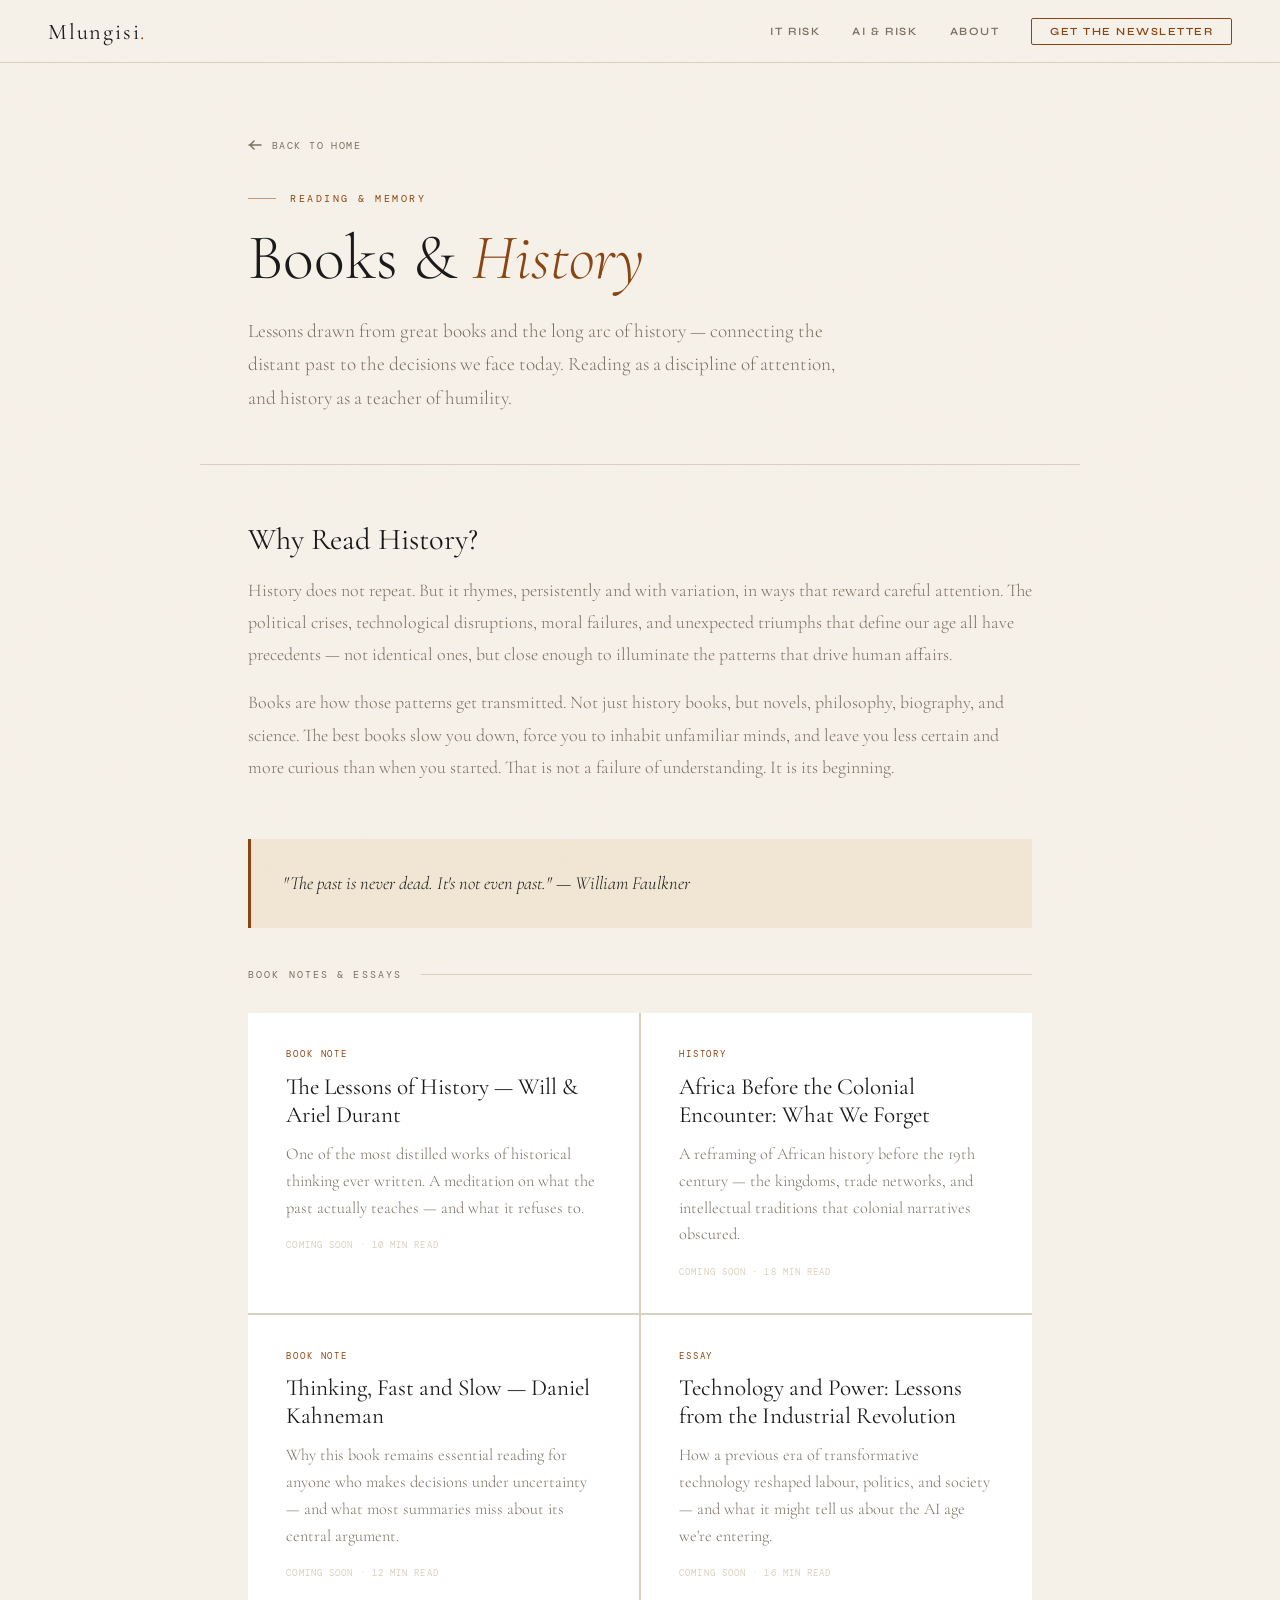
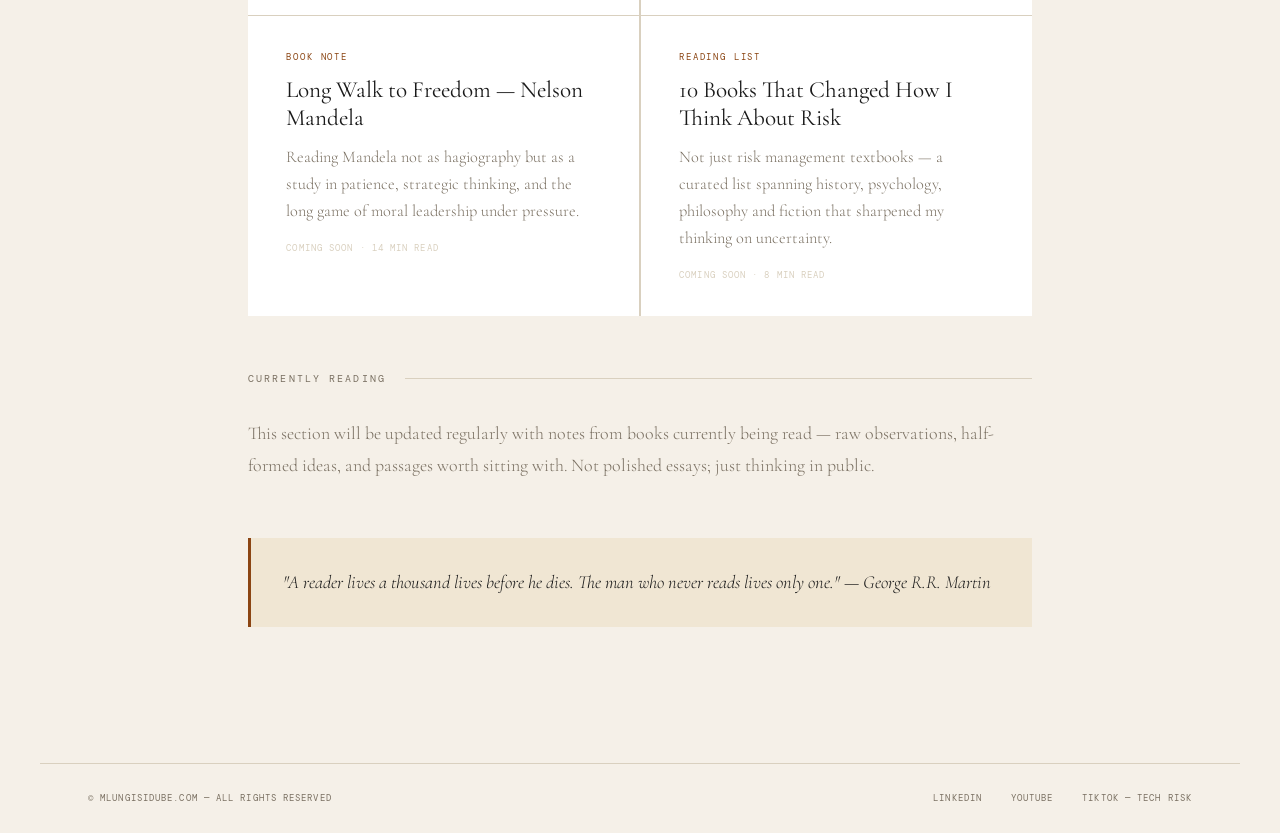
<file: books-history.html>
<!DOCTYPE html>
<html lang="en">
<head>
<meta charset="UTF-8">
<meta name="viewport" content="width=device-width, initial-scale=1.0">
<title>Books & History — Mlungisi Dube</title>
<link rel="stylesheet" href="shared.css">
</head>
<body>

<header>
  <a href="index.html" class="logo">Mlungisi<span>.</span></a>
    <nav>
    <a href="it-risk-audit.html">IT Risk</a>
    <a href="ai-risk.html">AI &amp; Risk</a>
    <a href="about.html">About</a>
    <a href="index.html#newsletter" class="cta">Get the Newsletter</a>
  </nav>
</header>

<div class="page-hero">
  <a href="index.html" class="back-link">
    <svg width="14" height="10" viewBox="0 0 14 10" fill="none"><path d="M13 5H1M6 1L2 5l4 4" stroke="currentColor" stroke-width="1.5" stroke-linecap="round" stroke-linejoin="round"/></svg>
    Back to home
  </a>
  <div class="page-hero-eyebrow">Reading &amp; Memory</div>
  <h1>Books &amp; <em>History</em></h1>
  <p class="lead">Lessons drawn from great books and the long arc of history — connecting the distant past to the decisions we face today. Reading as a discipline of attention, and history as a teacher of humility.</p>
</div>

<div class="page-divider"></div>

<div class="page-content">

  <div class="prose-section">
    <h2>Why Read History?</h2>
    <p>History does not repeat. But it rhymes, persistently and with variation, in ways that reward careful attention. The political crises, technological disruptions, moral failures, and unexpected triumphs that define our age all have precedents — not identical ones, but close enough to illuminate the patterns that drive human affairs.</p>
    <p>Books are how those patterns get transmitted. Not just history books, but novels, philosophy, biography, and science. The best books slow you down, force you to inhabit unfamiliar minds, and leave you less certain and more curious than when you started. That is not a failure of understanding. It is its beginning.</p>
  </div>

  <div class="callout">
    <p>"The past is never dead. It's not even past." — William Faulkner</p>
  </div>

  <div class="section-label"><span>Book Notes &amp; Essays</span></div>

  <div class="article-grid">

    <a href="#" class="article-card">
      <span class="article-tag">Book Note</span>
      <h3>The Lessons of History — Will &amp; Ariel Durant</h3>
      <p>One of the most distilled works of historical thinking ever written. A meditation on what the past actually teaches — and what it refuses to.</p>
      <div class="article-meta">Coming soon · 10 min read</div>
    </a>

    <a href="#" class="article-card">
      <span class="article-tag">History</span>
      <h3>Africa Before the Colonial Encounter: What We Forget</h3>
      <p>A reframing of African history before the 19th century — the kingdoms, trade networks, and intellectual traditions that colonial narratives obscured.</p>
      <div class="article-meta">Coming soon · 18 min read</div>
    </a>

    <a href="#" class="article-card">
      <span class="article-tag">Book Note</span>
      <h3>Thinking, Fast and Slow — Daniel Kahneman</h3>
      <p>Why this book remains essential reading for anyone who makes decisions under uncertainty — and what most summaries miss about its central argument.</p>
      <div class="article-meta">Coming soon · 12 min read</div>
    </a>

    <a href="#" class="article-card">
      <span class="article-tag">Essay</span>
      <h3>Technology and Power: Lessons from the Industrial Revolution</h3>
      <p>How a previous era of transformative technology reshaped labour, politics, and society — and what it might tell us about the AI age we're entering.</p>
      <div class="article-meta">Coming soon · 16 min read</div>
    </a>

    <a href="#" class="article-card">
      <span class="article-tag">Book Note</span>
      <h3>Long Walk to Freedom — Nelson Mandela</h3>
      <p>Reading Mandela not as hagiography but as a study in patience, strategic thinking, and the long game of moral leadership under pressure.</p>
      <div class="article-meta">Coming soon · 14 min read</div>
    </a>

    <a href="#" class="article-card">
      <span class="article-tag">Reading List</span>
      <h3>10 Books That Changed How I Think About Risk</h3>
      <p>Not just risk management textbooks — a curated list spanning history, psychology, philosophy and fiction that sharpened my thinking on uncertainty.</p>
      <div class="article-meta">Coming soon · 8 min read</div>
    </a>

  </div>

  <div class="section-label"><span>Currently Reading</span></div>

  <div class="prose-section">
    <p>This section will be updated regularly with notes from books currently being read — raw observations, half-formed ideas, and passages worth sitting with. Not polished essays; just thinking in public.</p>
  </div>

  <div class="callout">
    <p>"A reader lives a thousand lives before he dies. The man who never reads lives only one." — George R.R. Martin</p>
  </div>

</div>

<footer>
  <p>&copy; Mlungisidube.com &mdash; All rights reserved</p>
  <div>
    <a href="https://www.linkedin.com/in/mlungisi-dube-11313a27/">LinkedIn</a>
    <a href="https://www.youtube.com/channel/UCtWi6vhFlPxaXe0EtfCEI8A">YouTube</a>
    <a href="https://www.tiktok.com/@tech.risk.with.mlu">TikTok &mdash; Tech Risk</a>
  </div>
</footer>

</body>
</html>
</file>
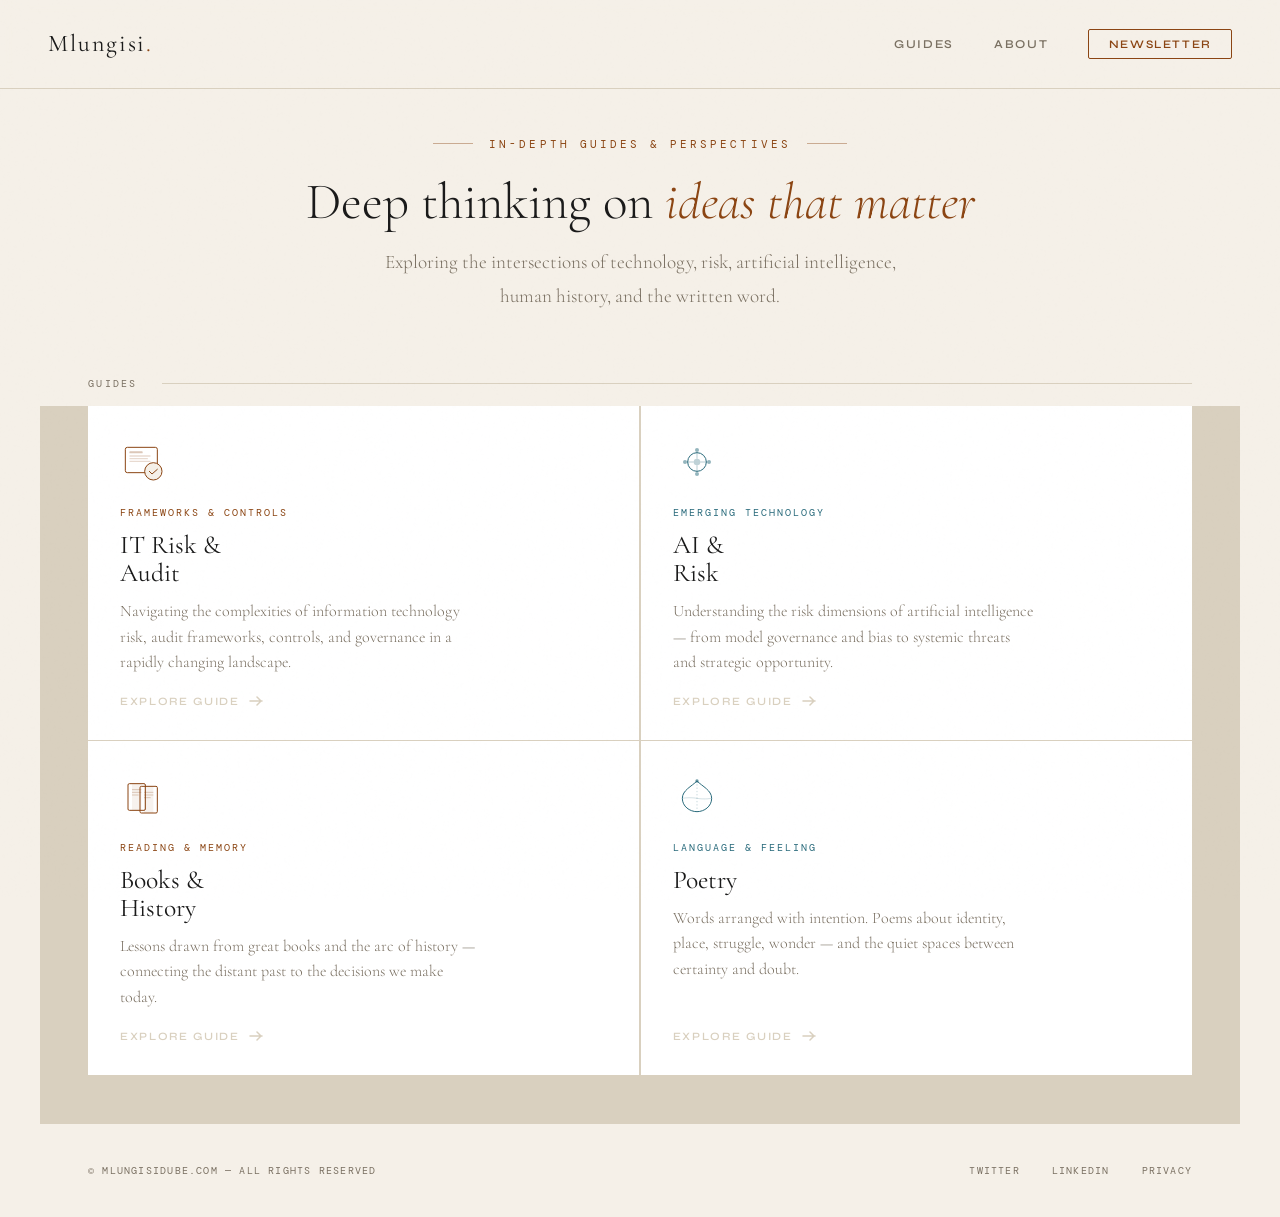
<file: index (1).html>
<!DOCTYPE html>
<html lang="en">
<head>
<meta charset="UTF-8">
<meta name="viewport" content="width=device-width, initial-scale=1.0">
<title>Mlungisi Dube</title>
<link rel="preconnect" href="https://fonts.googleapis.com">
<link href="https://fonts.googleapis.com/css2?family=Cormorant+Garamond:ital,wght@0,300;0,400;0,600;1,300;1,400&family=DM+Mono:wght@300;400&family=Syne:wght@400;600;700;800&display=swap" rel="stylesheet">
<style>
  :root {
    --bg: #f5f0e8;
    --bg2: #ede8de;
    --surface: #ffffff;
    --border: #d9d0bf;
    --text: #1a1a1a;
    --muted: #7a7062;
    --accent: #8b4513;
    --accent2: #2a6b7c;
    --light-accent: #f0e6d3;
    --light-accent2: #d6eaef;
  }

  *, *::before, *::after { box-sizing: border-box; margin: 0; padding: 0; }
  html { scroll-behavior: smooth; }

  body {
    background-color: var(--bg);
    color: var(--text);
    font-family: 'Syne', sans-serif;
    min-height: 100vh;
    overflow-x: hidden;
  }

  body::before {
    content: '';
    position: fixed;
    inset: 0;
    background-image: url("data:image/svg+xml,%3Csvg viewBox='0 0 256 256' xmlns='http://www.w3.org/2000/svg'%3E%3Cfilter id='noise'%3E%3CfeTurbulence type='fractalNoise' baseFrequency='0.9' numOctaves='4' stitchTiles='stitch'/%3E%3C/filter%3E%3Crect width='100%25' height='100%25' filter='url(%23noise)' opacity='0.04'/%3E%3C/svg%3E");
    pointer-events: none;
    z-index: 1000;
    opacity: 0.2;
  }

  header {
    display: flex;
    justify-content: space-between;
    align-items: center;
    padding: 1.8rem 3rem;
    border-bottom: 1px solid var(--border);
    position: sticky;
    top: 0;
    background: rgba(245, 240, 232, 0.92);
    backdrop-filter: blur(12px);
    z-index: 100;
    animation: fadeDown 0.6s ease both;
  }

  .logo {
    font-family: 'Cormorant Garamond', serif;
    font-size: 1.5rem;
    font-weight: 400;
    letter-spacing: 0.08em;
    color: var(--text);
    text-decoration: none;
  }

  .logo span { color: var(--accent); }

  nav {
    display: flex;
    gap: 2.5rem;
    align-items: center;
  }

  nav a {
    color: var(--muted);
    text-decoration: none;
    font-size: 0.75rem;
    letter-spacing: 0.14em;
    text-transform: uppercase;
    transition: color 0.2s;
    font-weight: 600;
  }

  nav a:hover { color: var(--text); }

  nav .cta {
    color: var(--accent);
    border: 1.5px solid var(--accent);
    padding: 0.45rem 1.2rem;
    border-radius: 2px;
    font-size: 0.72rem;
    transition: all 0.2s;
  }

  nav .cta:hover {
    background: var(--accent);
    color: #fff;
  }

  .hero {
    padding: 3rem 3rem 2rem;
    max-width: 860px;
    margin: 0 auto;
    text-align: center;
    animation: fadeUp 0.8s 0.2s ease both;
  }

  .hero-eyebrow {
    font-family: 'DM Mono', monospace;
    font-size: 0.68rem;
    letter-spacing: 0.28em;
    text-transform: uppercase;
    color: var(--accent);
    margin-bottom: 1.5rem;
    display: flex;
    align-items: center;
    justify-content: center;
    gap: 1rem;
  }

  .hero-eyebrow::before,
  .hero-eyebrow::after {
    content: '';
    height: 1px;
    width: 40px;
    background: var(--accent);
    opacity: 0.4;
  }

  .hero h1 {
    font-family: 'Cormorant Garamond', serif;
    font-size: clamp(2rem, 4vw, 3.2rem);
    font-weight: 300;
    line-height: 1.08;
    color: var(--text);
    margin-bottom: 1rem;
  }

  .hero h1 em {
    font-style: italic;
    color: var(--accent);
  }

  .hero p {
    font-family: 'Cormorant Garamond', serif;
    font-size: 1.2rem;
    font-weight: 300;
    line-height: 1.75;
    color: var(--muted);
    max-width: 540px;
    margin: 0 auto;
  }

  .section-label {
    display: flex;
    align-items: center;
    gap: 1.5rem;
    padding: 0 3rem;
    max-width: 1200px;
    margin: 2rem auto 1rem;
    animation: fadeUp 0.8s 0.4s ease both;
  }

  .section-label span {
    font-family: 'DM Mono', monospace;
    font-size: 0.65rem;
    letter-spacing: 0.22em;
    text-transform: uppercase;
    color: var(--muted);
    white-space: nowrap;
  }

  .section-label::after {
    content: '';
    flex: 1;
    height: 1px;
    background: var(--border);
  }

  .tiles {
    display: grid;
    grid-template-columns: repeat(2, 1fr);
    gap: 1.5px;
    max-width: 1200px;
    margin: 0 auto;
    padding: 0 3rem 3rem;
    background: var(--border);
    animation: fadeUp 0.8s 0.5s ease both;
  }

  .tile {
    background: var(--surface);
    padding: 2rem;
    cursor: pointer;
    text-decoration: none;
    display: flex;
    flex-direction: column;
    gap: 1.2rem;
    position: relative;
    overflow: hidden;
    transition: background 0.3s;
    min-height: 260px;
  }

  .tile::after {
    content: '';
    position: absolute;
    bottom: 0;
    left: 0;
    right: 0;
    height: 3px;
    background: var(--accent);
    transform: scaleX(0);
    transform-origin: left;
    transition: transform 0.35s ease;
  }

  .tile:nth-child(2)::after,
  .tile:nth-child(4)::after {
    background: var(--accent2);
  }

  .tile:hover::after { transform: scaleX(1); }

  .tile::before {
    content: '';
    position: absolute;
    inset: 0;
    opacity: 0;
    transition: opacity 0.4s;
    background: radial-gradient(ellipse at top left, rgba(139,69,19,0.04) 0%, transparent 65%);
    pointer-events: none;
  }

  .tile:nth-child(2)::before,
  .tile:nth-child(4)::before {
    background: radial-gradient(ellipse at top right, rgba(42,107,124,0.05) 0%, transparent 65%);
  }

  .tile:hover { background: var(--bg); }
  .tile:hover::before { opacity: 1; }

  .tile-icon { width: 48px; height: 48px; flex-shrink: 0; }

  .tile-meta {
    display: flex;
    flex-direction: column;
    gap: 0.75rem;
    flex: 1;
  }

  .tile-category {
    font-family: 'DM Mono', monospace;
    font-size: 0.63rem;
    letter-spacing: 0.2em;
    text-transform: uppercase;
    color: var(--accent);
  }

  .tile:nth-child(2) .tile-category,
  .tile:nth-child(4) .tile-category {
    color: var(--accent2);
  }

  .tile-title {
    font-family: 'Cormorant Garamond', serif;
    font-size: 1.6rem;
    font-weight: 400;
    line-height: 1.1;
    color: var(--text);
  }

  .tile-desc {
    font-family: 'Cormorant Garamond', serif;
    font-size: 1rem;
    font-weight: 300;
    line-height: 1.6;
    color: var(--muted);
    max-width: 360px;
  }

  .tile-arrow {
    margin-top: auto;
    display: flex;
    align-items: center;
    gap: 0.6rem;
    font-size: 0.7rem;
    letter-spacing: 0.15em;
    text-transform: uppercase;
    color: var(--border);
    font-weight: 600;
    transition: color 0.2s, gap 0.2s;
  }

  .tile:hover .tile-arrow { color: var(--accent); gap: 1rem; }
  .tile:nth-child(2):hover .tile-arrow,
  .tile:nth-child(4):hover .tile-arrow { color: var(--accent2); }

  footer {
    border-top: 1px solid var(--border);
    padding: 2.5rem 3rem;
    display: flex;
    justify-content: space-between;
    align-items: center;
    max-width: 1200px;
    margin: 0 auto;
  }

  footer p {
    font-family: 'DM Mono', monospace;
    font-size: 0.63rem;
    letter-spacing: 0.12em;
    text-transform: uppercase;
    color: var(--muted);
  }

  footer div { display: flex; gap: 2rem; }

  footer a {
    font-family: 'DM Mono', monospace;
    font-size: 0.63rem;
    letter-spacing: 0.12em;
    text-transform: uppercase;
    color: var(--muted);
    text-decoration: none;
    transition: color 0.2s;
  }

  footer a:hover { color: var(--accent); }

  @keyframes fadeDown {
    from { opacity: 0; transform: translateY(-14px); }
    to { opacity: 1; transform: translateY(0); }
  }

  @keyframes fadeUp {
    from { opacity: 0; transform: translateY(18px); }
    to { opacity: 1; transform: translateY(0); }
  }

  @media (max-width: 768px) {
    header { padding: 1.5rem; }
    nav { gap: 1.2rem; }
    .hero { padding: 4rem 1.5rem 3rem; }
    .section-label, .tiles { padding: 0 1.5rem 4rem; }
    .tiles { grid-template-columns: 1fr; }
    .tile { padding: 2.5rem 2rem; min-height: auto; }
  }
</style>
</head>
<body>

<header>
  <a href="index.html" class="logo">Mlungisi<span>.</span></a>
  <nav>
    <a href="#guides">Guides</a>
    <a href="about.html">About</a>
    <a href="#" class="cta">Newsletter</a>
  </nav>
</header>

<section class="hero">
  <div class="hero-eyebrow">In-depth guides &amp; perspectives</div>
  <h1>Deep thinking on <em>ideas that matter</em></h1>
  <p>Exploring the intersections of technology, risk, artificial intelligence, human history, and the written word.</p>
</section>

<div class="section-label" id="guides">
  <span>Guides</span>
</div>

<div class="tiles">

  <!-- Tile 1: IT Risk & Audit -->
  <a href="it-risk-audit.html" class="tile">
    <svg class="tile-icon" viewBox="0 0 72 72" fill="none" xmlns="http://www.w3.org/2000/svg">
      <rect x="8" y="14" width="48" height="38" rx="3" stroke="#8b4513" stroke-width="1.5" fill="none"/>
      <rect x="14" y="20" width="20" height="3" rx="1" fill="#8b4513" opacity="0.3"/>
      <rect x="14" y="26" width="32" height="2" rx="1" fill="#8b4513" opacity="0.2"/>
      <rect x="14" y="30" width="28" height="2" rx="1" fill="#8b4513" opacity="0.2"/>
      <rect x="14" y="34" width="32" height="2" rx="1" fill="#8b4513" opacity="0.2"/>
      <circle cx="50" cy="50" r="13" fill="#f5f0e8" stroke="#8b4513" stroke-width="1.5"/>
      <path d="M44 50l4 4 8-7" stroke="#8b4513" stroke-width="1.5" stroke-linecap="round" stroke-linejoin="round"/>
    </svg>
    <div class="tile-meta">
      <span class="tile-category">Frameworks &amp; Controls</span>
      <h2 class="tile-title">IT Risk &amp;<br>Audit</h2>
      <p class="tile-desc">Navigating the complexities of information technology risk, audit frameworks, controls, and governance in a rapidly changing landscape.</p>
    </div>
    <div class="tile-arrow">
      Explore guide
      <svg width="14" height="10" viewBox="0 0 14 10" fill="none"><path d="M1 5h12M8 1l4 4-4 4" stroke="currentColor" stroke-width="1.5" stroke-linecap="round" stroke-linejoin="round"/></svg>
    </div>
  </a>

  <!-- Tile 2: AI and Risk -->
  <a href="ai-risk.html" class="tile">
    <svg class="tile-icon" viewBox="0 0 72 72" fill="none" xmlns="http://www.w3.org/2000/svg">
      <circle cx="36" cy="36" r="14" stroke="#2a6b7c" stroke-width="1.5" fill="none"/>
      <circle cx="36" cy="36" r="5" fill="#2a6b7c" opacity="0.3"/>
      <circle cx="36" cy="18" r="3" fill="#2a6b7c" opacity="0.5"/>
      <circle cx="36" cy="54" r="3" fill="#2a6b7c" opacity="0.5"/>
      <circle cx="18" cy="36" r="3" fill="#2a6b7c" opacity="0.5"/>
      <circle cx="54" cy="36" r="3" fill="#2a6b7c" opacity="0.5"/>
      <line x1="36" y1="21" x2="36" y2="31" stroke="#2a6b7c" stroke-width="1" opacity="0.5"/>
      <line x1="36" y1="41" x2="36" y2="51" stroke="#2a6b7c" stroke-width="1" opacity="0.5"/>
      <line x1="21" y1="36" x2="31" y2="36" stroke="#2a6b7c" stroke-width="1" opacity="0.5"/>
      <line x1="41" y1="36" x2="51" y2="36" stroke="#2a6b7c" stroke-width="1" opacity="0.5"/>
    </svg>
    <div class="tile-meta">
      <span class="tile-category">Emerging Technology</span>
      <h2 class="tile-title">AI &amp;<br>Risk</h2>
      <p class="tile-desc">Understanding the risk dimensions of artificial intelligence — from model governance and bias to systemic threats and strategic opportunity.</p>
    </div>
    <div class="tile-arrow">
      Explore guide
      <svg width="14" height="10" viewBox="0 0 14 10" fill="none"><path d="M1 5h12M8 1l4 4-4 4" stroke="currentColor" stroke-width="1.5" stroke-linecap="round" stroke-linejoin="round"/></svg>
    </div>
  </a>

  <!-- Tile 3: Books & History -->
  <a href="books-history.html" class="tile">
    <svg class="tile-icon" viewBox="0 0 72 72" fill="none" xmlns="http://www.w3.org/2000/svg">
      <rect x="12" y="16" width="26" height="40" rx="2" stroke="#8b4513" stroke-width="1.5" fill="none"/>
      <rect x="18" y="16" width="14" height="40" rx="1" fill="#8b4513" opacity="0.07"/>
      <line x1="18" y1="25" x2="32" y2="25" stroke="#8b4513" stroke-width="1" opacity="0.4"/>
      <line x1="18" y1="29" x2="32" y2="29" stroke="#8b4513" stroke-width="1" opacity="0.4"/>
      <line x1="18" y1="33" x2="28" y2="33" stroke="#8b4513" stroke-width="1" opacity="0.4"/>
      <rect x="30" y="20" width="26" height="40" rx="2" stroke="#8b4513" stroke-width="1.5" fill="none"/>
      <rect x="36" y="20" width="14" height="40" rx="1" fill="#8b4513" opacity="0.07"/>
      <line x1="36" y1="29" x2="50" y2="29" stroke="#8b4513" stroke-width="1" opacity="0.4"/>
      <line x1="36" y1="33" x2="50" y2="33" stroke="#8b4513" stroke-width="1" opacity="0.4"/>
      <line x1="36" y1="37" x2="46" y2="37" stroke="#8b4513" stroke-width="1" opacity="0.4"/>
    </svg>
    <div class="tile-meta">
      <span class="tile-category">Reading &amp; Memory</span>
      <h2 class="tile-title">Books &amp;<br>History</h2>
      <p class="tile-desc">Lessons drawn from great books and the arc of history — connecting the distant past to the decisions we make today.</p>
    </div>
    <div class="tile-arrow">
      Explore guide
      <svg width="14" height="10" viewBox="0 0 14 10" fill="none"><path d="M1 5h12M8 1l4 4-4 4" stroke="currentColor" stroke-width="1.5" stroke-linecap="round" stroke-linejoin="round"/></svg>
    </div>
  </a>

  <!-- Tile 4: Poetry -->
  <a href="poetry.html" class="tile">
    <svg class="tile-icon" viewBox="0 0 72 72" fill="none" xmlns="http://www.w3.org/2000/svg">
      <path d="M36 12 C28 20, 14 26, 14 38 C14 50, 25 58, 36 58 C47 58, 58 50, 58 38 C58 26, 44 20, 36 12Z" stroke="#2a6b7c" stroke-width="1.5" fill="none"/>
      <path d="M36 12 C36 12, 36 35, 36 58" stroke="#2a6b7c" stroke-width="1" opacity="0.4" stroke-dasharray="2 3"/>
      <path d="M14 38 C14 38, 25 36, 36 38 C47 40, 58 38, 58 38" stroke="#2a6b7c" stroke-width="1" opacity="0.3"/>
      <circle cx="36" cy="12" r="2.5" fill="#2a6b7c" opacity="0.7"/>
    </svg>
    <div class="tile-meta">
      <span class="tile-category">Language &amp; Feeling</span>
      <h2 class="tile-title">Poetry</h2>
      <p class="tile-desc">Words arranged with intention. Poems about identity, place, struggle, wonder — and the quiet spaces between certainty and doubt.</p>
    </div>
    <div class="tile-arrow">
      Explore guide
      <svg width="14" height="10" viewBox="0 0 14 10" fill="none"><path d="M1 5h12M8 1l4 4-4 4" stroke="currentColor" stroke-width="1.5" stroke-linecap="round" stroke-linejoin="round"/></svg>
    </div>
  </a>

</div>

<footer>
  <p>© Mlungisidube.com — All rights reserved</p>
  <div>
    <a href="#">Twitter</a>
    <a href="#">LinkedIn</a>
    <a href="#">Privacy</a>
  </div>
</footer>

</body>
</html>
</file>
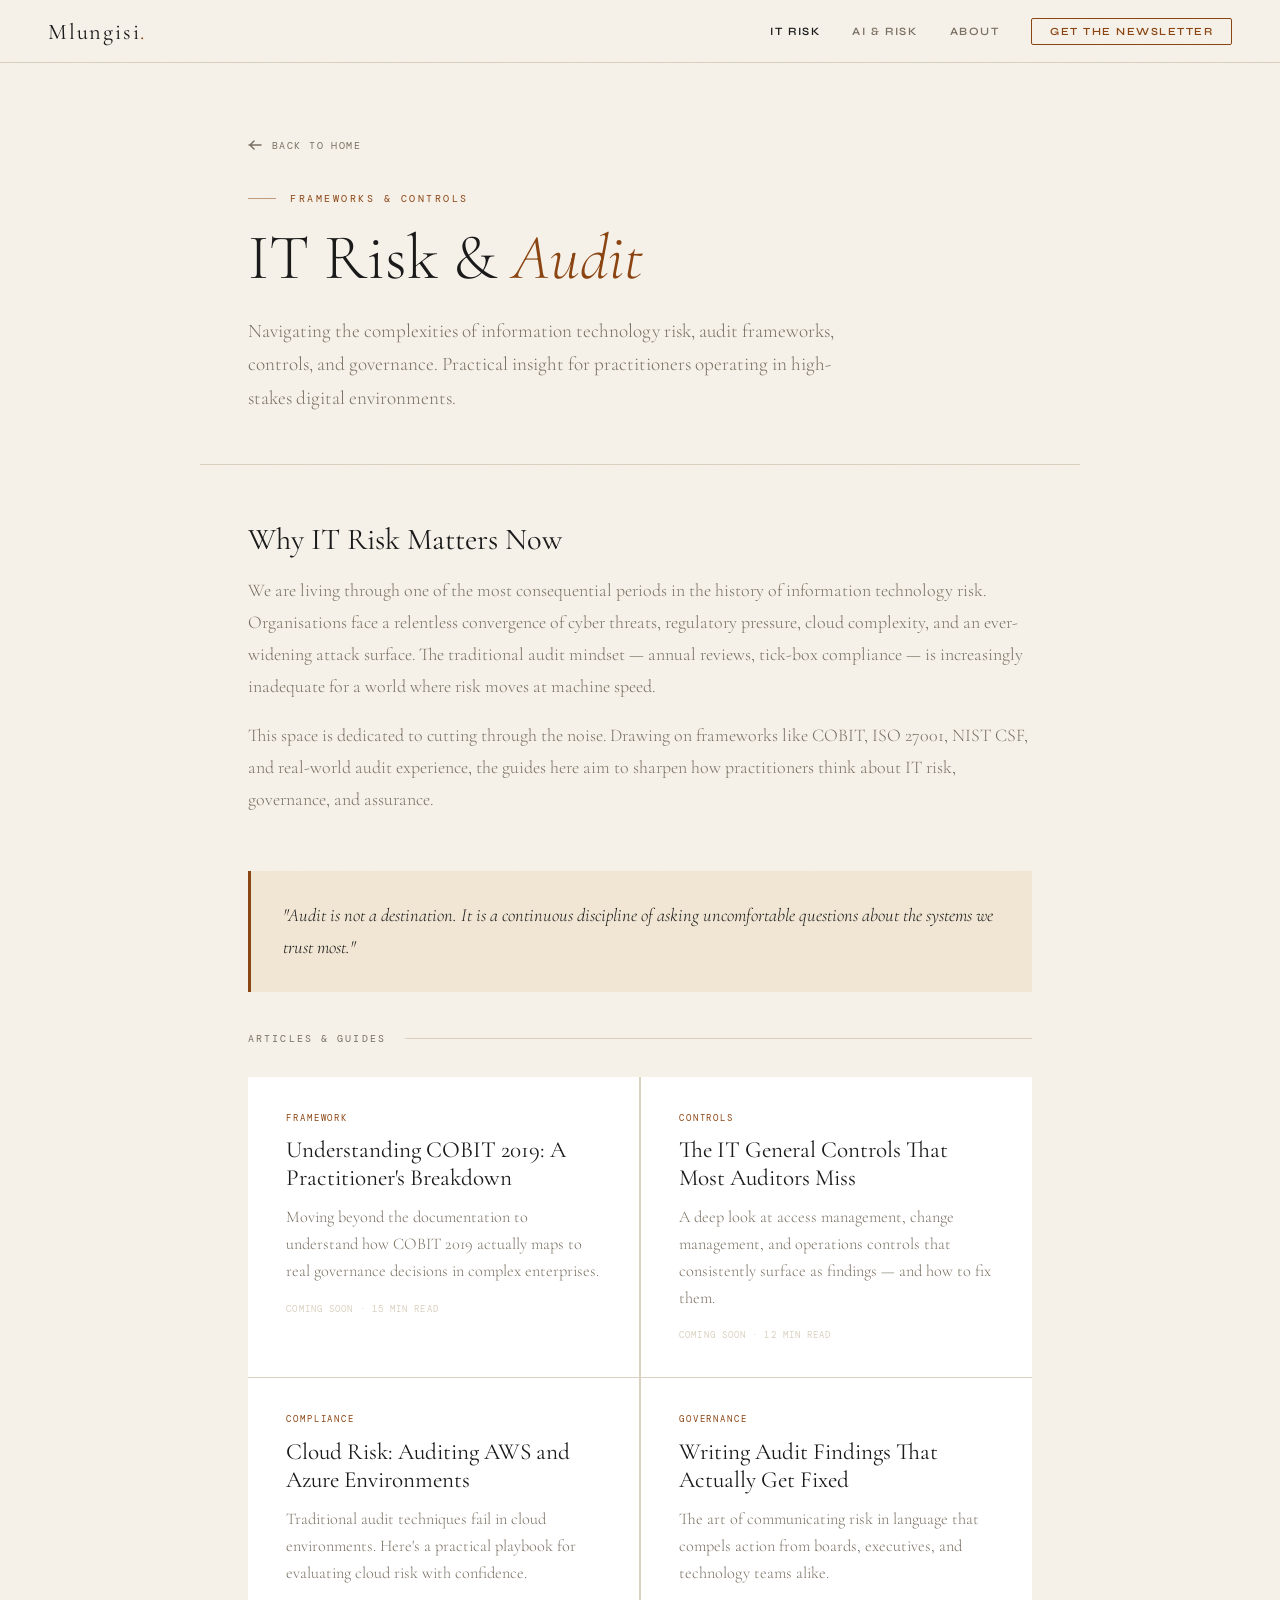
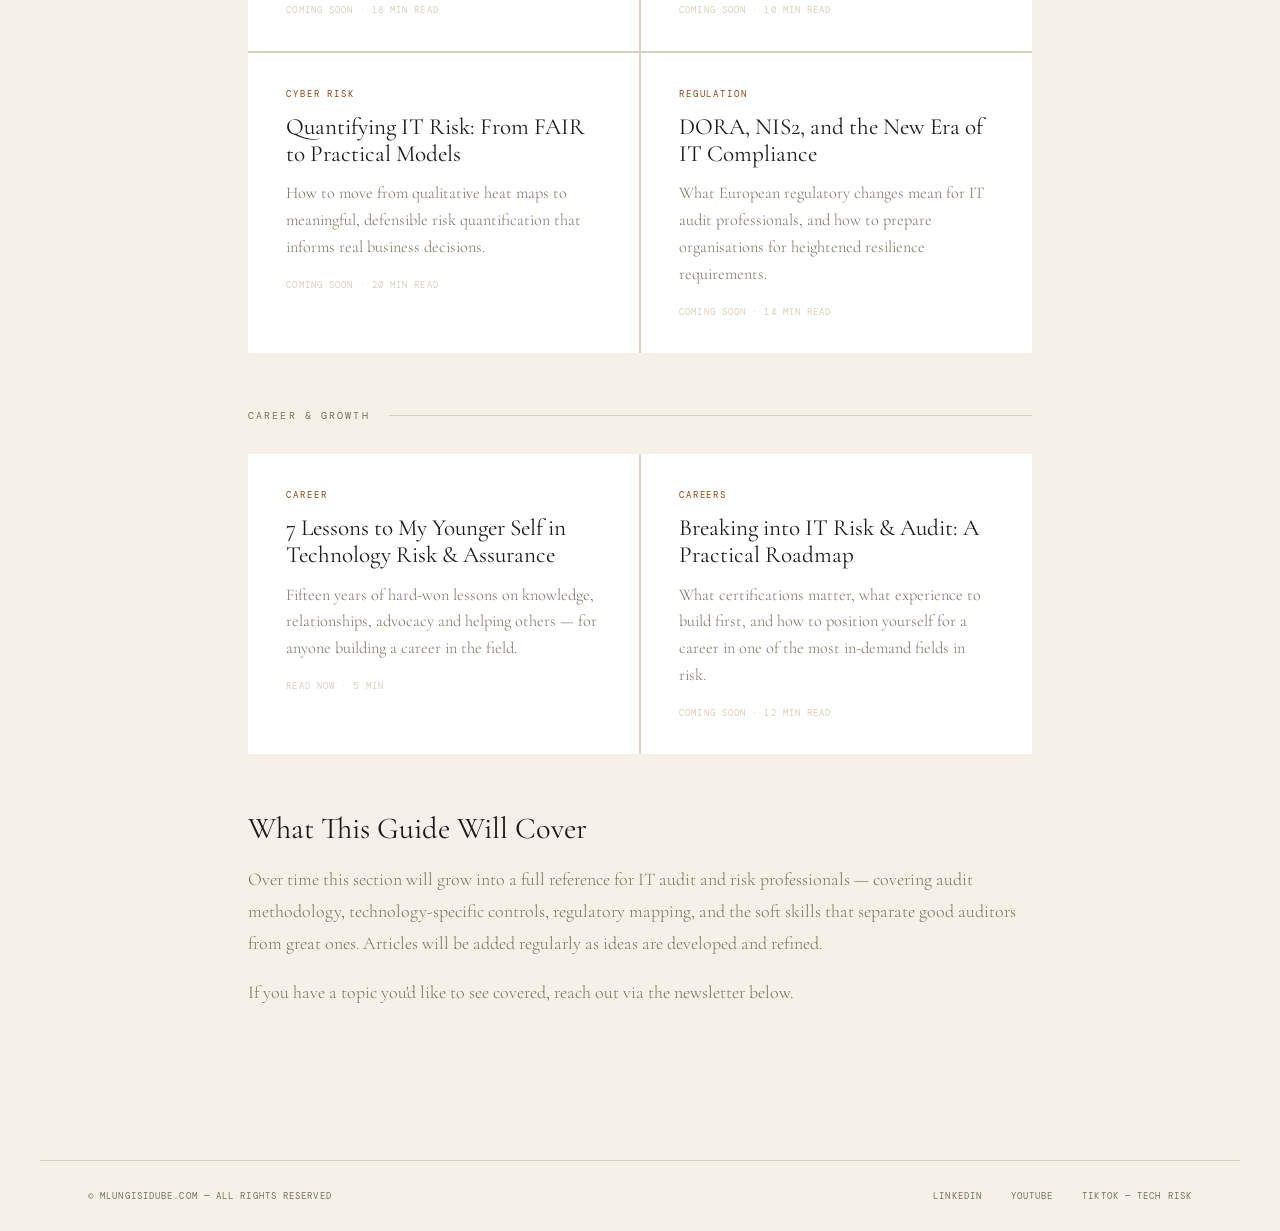
<file: it-risk-audit.html>
<!DOCTYPE html>
<html lang="en">
<head>
<meta charset="UTF-8">
<meta name="viewport" content="width=device-width, initial-scale=1.0">
<title>IT Risk & Audit — Mlungisi Dube</title>
<link rel="stylesheet" href="shared.css">
</head>
<body>

<header>
  <a href="index.html" class="logo">Mlungisi<span>.</span></a>
    <nav>
    <a href="it-risk-audit.html"class="active">IT Risk</a>
    <a href="ai-risk.html">AI &amp; Risk</a>
    <a href="about.html">About</a>
    <a href="index.html#newsletter" class="cta">Get the Newsletter</a>
  </nav>
</header>

<div class="page-hero">
  <a href="index.html" class="back-link">
    <svg width="14" height="10" viewBox="0 0 14 10" fill="none"><path d="M13 5H1M6 1L2 5l4 4" stroke="currentColor" stroke-width="1.5" stroke-linecap="round" stroke-linejoin="round"/></svg>
    Back to home
  </a>
  <div class="page-hero-eyebrow">Frameworks &amp; Controls</div>
  <h1>IT Risk &amp; <em>Audit</em></h1>
  <p class="lead">Navigating the complexities of information technology risk, audit frameworks, controls, and governance. Practical insight for practitioners operating in high-stakes digital environments.</p>
</div>

<div class="page-divider"></div>

<div class="page-content">

  <div class="prose-section">
    <h2>Why IT Risk Matters Now</h2>
    <p>We are living through one of the most consequential periods in the history of information technology risk. Organisations face a relentless convergence of cyber threats, regulatory pressure, cloud complexity, and an ever-widening attack surface. The traditional audit mindset — annual reviews, tick-box compliance — is increasingly inadequate for a world where risk moves at machine speed.</p>
    <p>This space is dedicated to cutting through the noise. Drawing on frameworks like COBIT, ISO 27001, NIST CSF, and real-world audit experience, the guides here aim to sharpen how practitioners think about IT risk, governance, and assurance.</p>
  </div>

  <div class="callout">
    <p>"Audit is not a destination. It is a continuous discipline of asking uncomfortable questions about the systems we trust most."</p>
  </div>

  <div class="section-label"><span>Articles &amp; Guides</span></div>

  <div class="article-grid">

    <a href="#" class="article-card">
      <span class="article-tag">Framework</span>
      <h3>Understanding COBIT 2019: A Practitioner's Breakdown</h3>
      <p>Moving beyond the documentation to understand how COBIT 2019 actually maps to real governance decisions in complex enterprises.</p>
      <div class="article-meta">Coming soon · 15 min read</div>
    </a>

    <a href="#" class="article-card">
      <span class="article-tag">Controls</span>
      <h3>The IT General Controls That Most Auditors Miss</h3>
      <p>A deep look at access management, change management, and operations controls that consistently surface as findings — and how to fix them.</p>
      <div class="article-meta">Coming soon · 12 min read</div>
    </a>

    <a href="#" class="article-card">
      <span class="article-tag">Compliance</span>
      <h3>Cloud Risk: Auditing AWS and Azure Environments</h3>
      <p>Traditional audit techniques fail in cloud environments. Here's a practical playbook for evaluating cloud risk with confidence.</p>
      <div class="article-meta">Coming soon · 18 min read</div>
    </a>

    <a href="#" class="article-card">
      <span class="article-tag">Governance</span>
      <h3>Writing Audit Findings That Actually Get Fixed</h3>
      <p>The art of communicating risk in language that compels action from boards, executives, and technology teams alike.</p>
      <div class="article-meta">Coming soon · 10 min read</div>
    </a>

    <a href="#" class="article-card">
      <span class="article-tag">Cyber Risk</span>
      <h3>Quantifying IT Risk: From FAIR to Practical Models</h3>
      <p>How to move from qualitative heat maps to meaningful, defensible risk quantification that informs real business decisions.</p>
      <div class="article-meta">Coming soon · 20 min read</div>
    </a>

    <a href="#" class="article-card">
      <span class="article-tag">Regulation</span>
      <h3>DORA, NIS2, and the New Era of IT Compliance</h3>
      <p>What European regulatory changes mean for IT audit professionals, and how to prepare organisations for heightened resilience requirements.</p>
      <div class="article-meta">Coming soon · 14 min read</div>
    </a>

  </div>

  <div class="section-label"><span>Career &amp; Growth</span></div>

  <div class="article-grid">
    <a href="7-lessons.html" class="article-card">
      <span class="article-tag">Career</span>
      <h3>7 Lessons to My Younger Self in Technology Risk &amp; Assurance</h3>
      <p>Fifteen years of hard-won lessons on knowledge, relationships, advocacy and helping others &mdash; for anyone building a career in the field.</p>
      <div class="article-meta">Read now &middot; 5 min</div>
    </a>
    <a href="#" class="article-card">
      <span class="article-tag">Careers</span>
      <h3>Breaking into IT Risk &amp; Audit: A Practical Roadmap</h3>
      <p>What certifications matter, what experience to build first, and how to position yourself for a career in one of the most in-demand fields in risk.</p>
      <div class="article-meta">Coming soon &middot; 12 min read</div>
    </a>
  </div>

  <div class="prose-section">
    <h2>What This Guide Will Cover</h2>
    <p>Over time this section will grow into a full reference for IT audit and risk professionals — covering audit methodology, technology-specific controls, regulatory mapping, and the soft skills that separate good auditors from great ones. Articles will be added regularly as ideas are developed and refined.</p>
    <p>If you have a topic you'd like to see covered, reach out via the newsletter below.</p>
  </div>

</div>

<footer>
  <p>&copy; Mlungisidube.com &mdash; All rights reserved</p>
  <div>
    <a href="https://www.linkedin.com/in/mlungisi-dube-11313a27/">LinkedIn</a>
    <a href="https://www.youtube.com/channel/UCtWi6vhFlPxaXe0EtfCEI8A">YouTube</a>
    <a href="https://www.tiktok.com/@tech.risk.with.mlu">TikTok &mdash; Tech Risk</a>
  </div>
</footer>

</body>
</html>
</file>
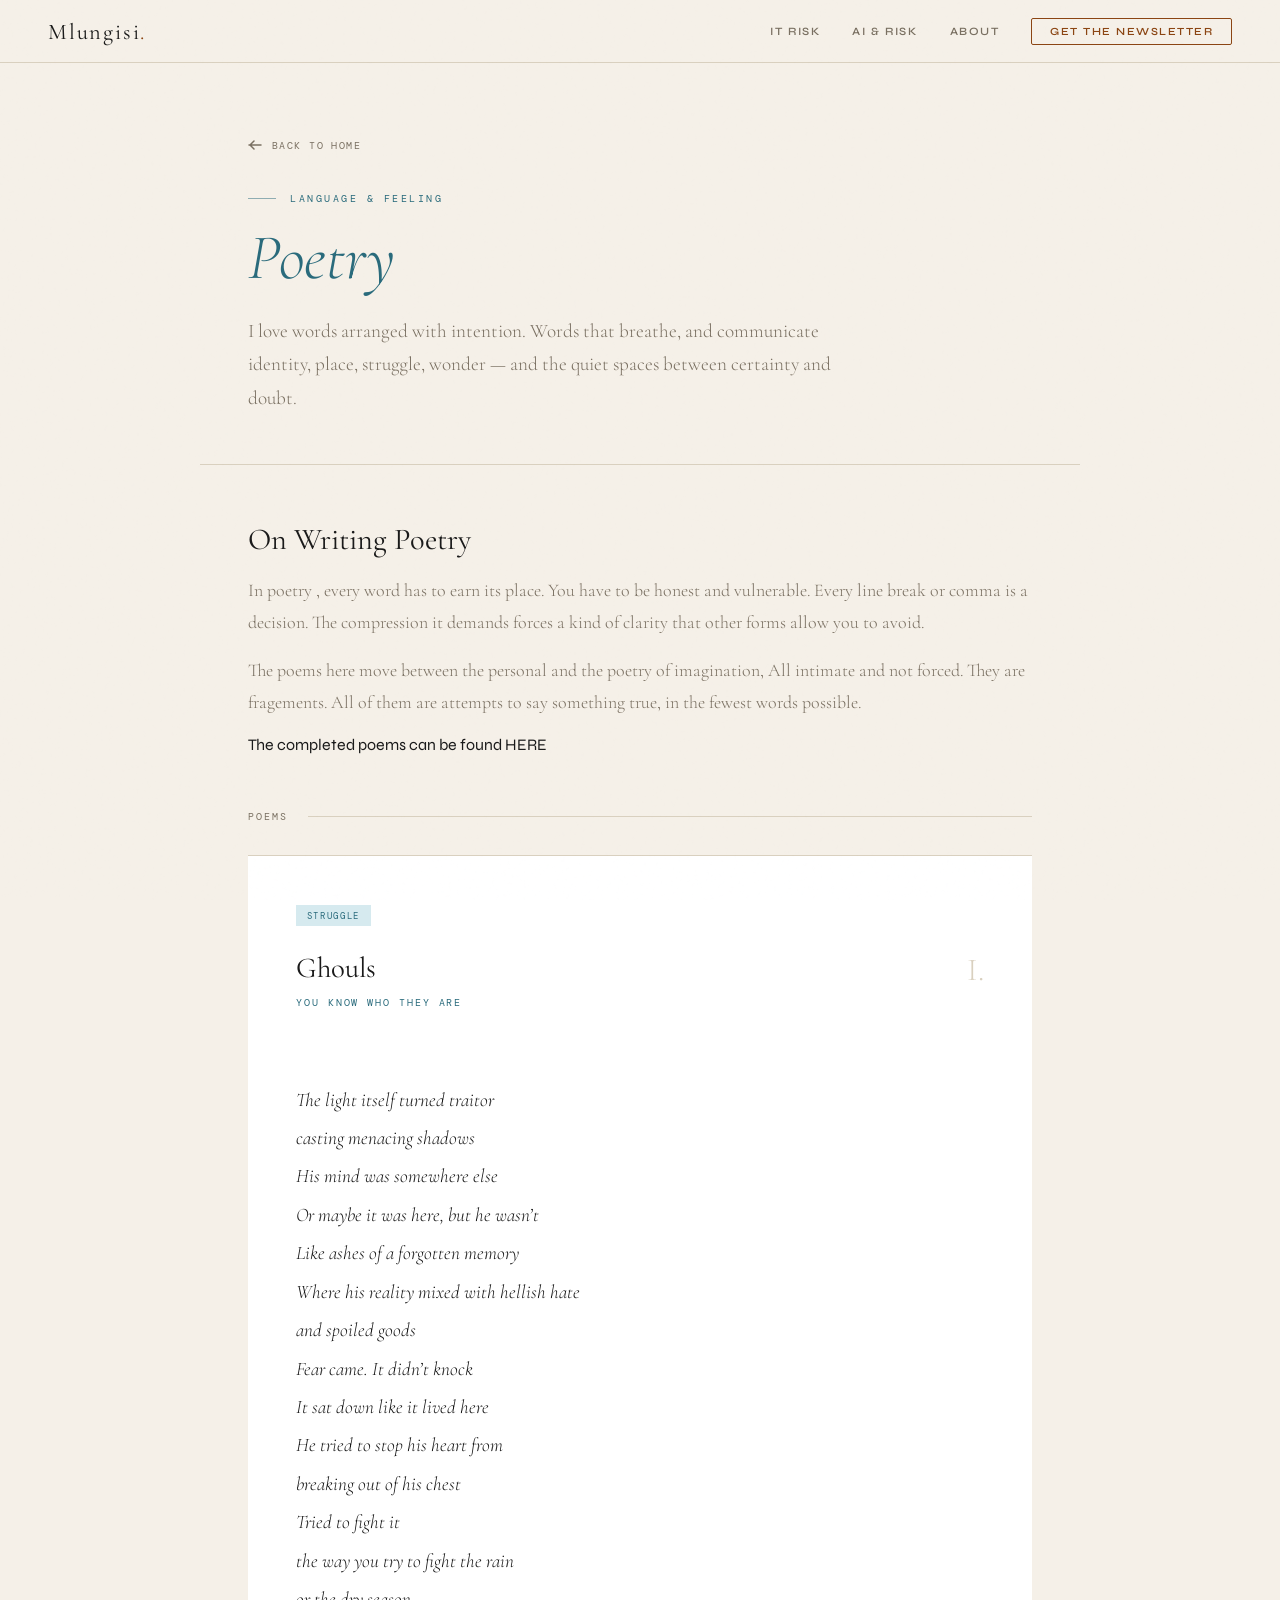
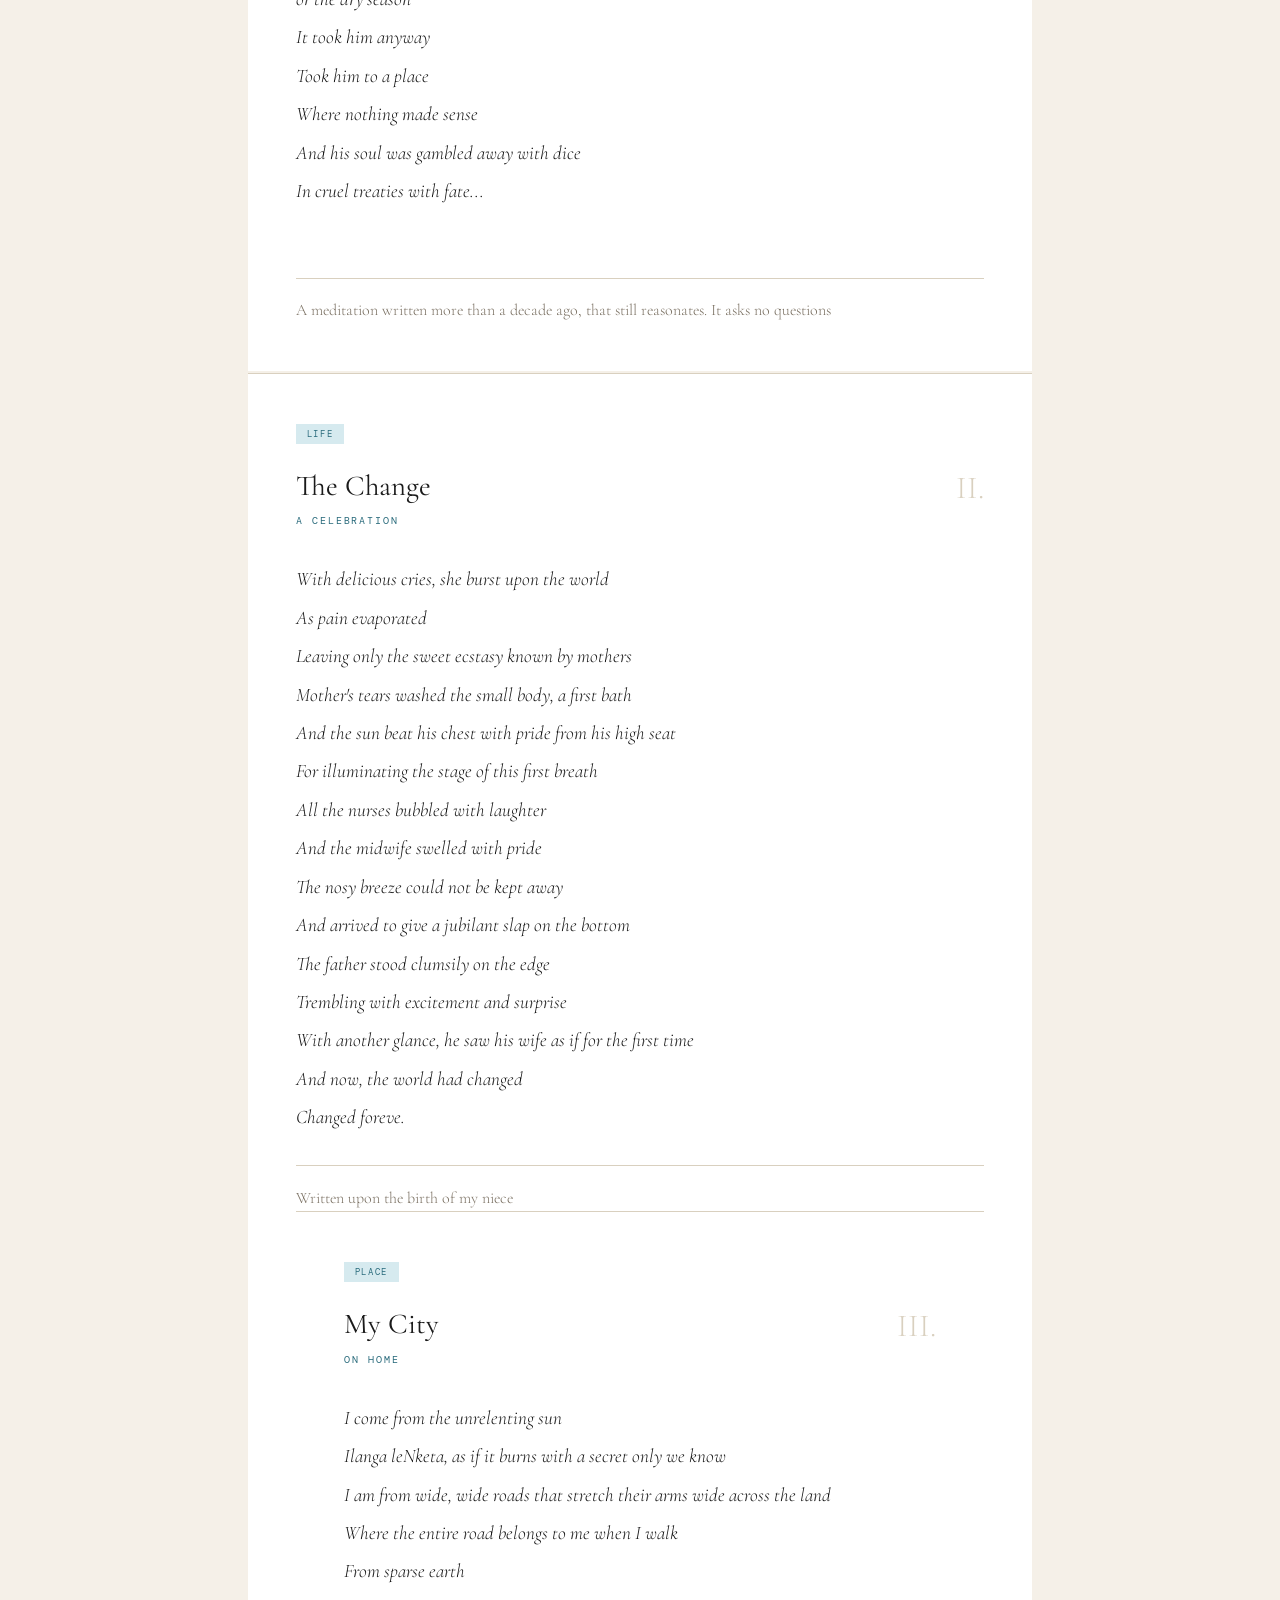
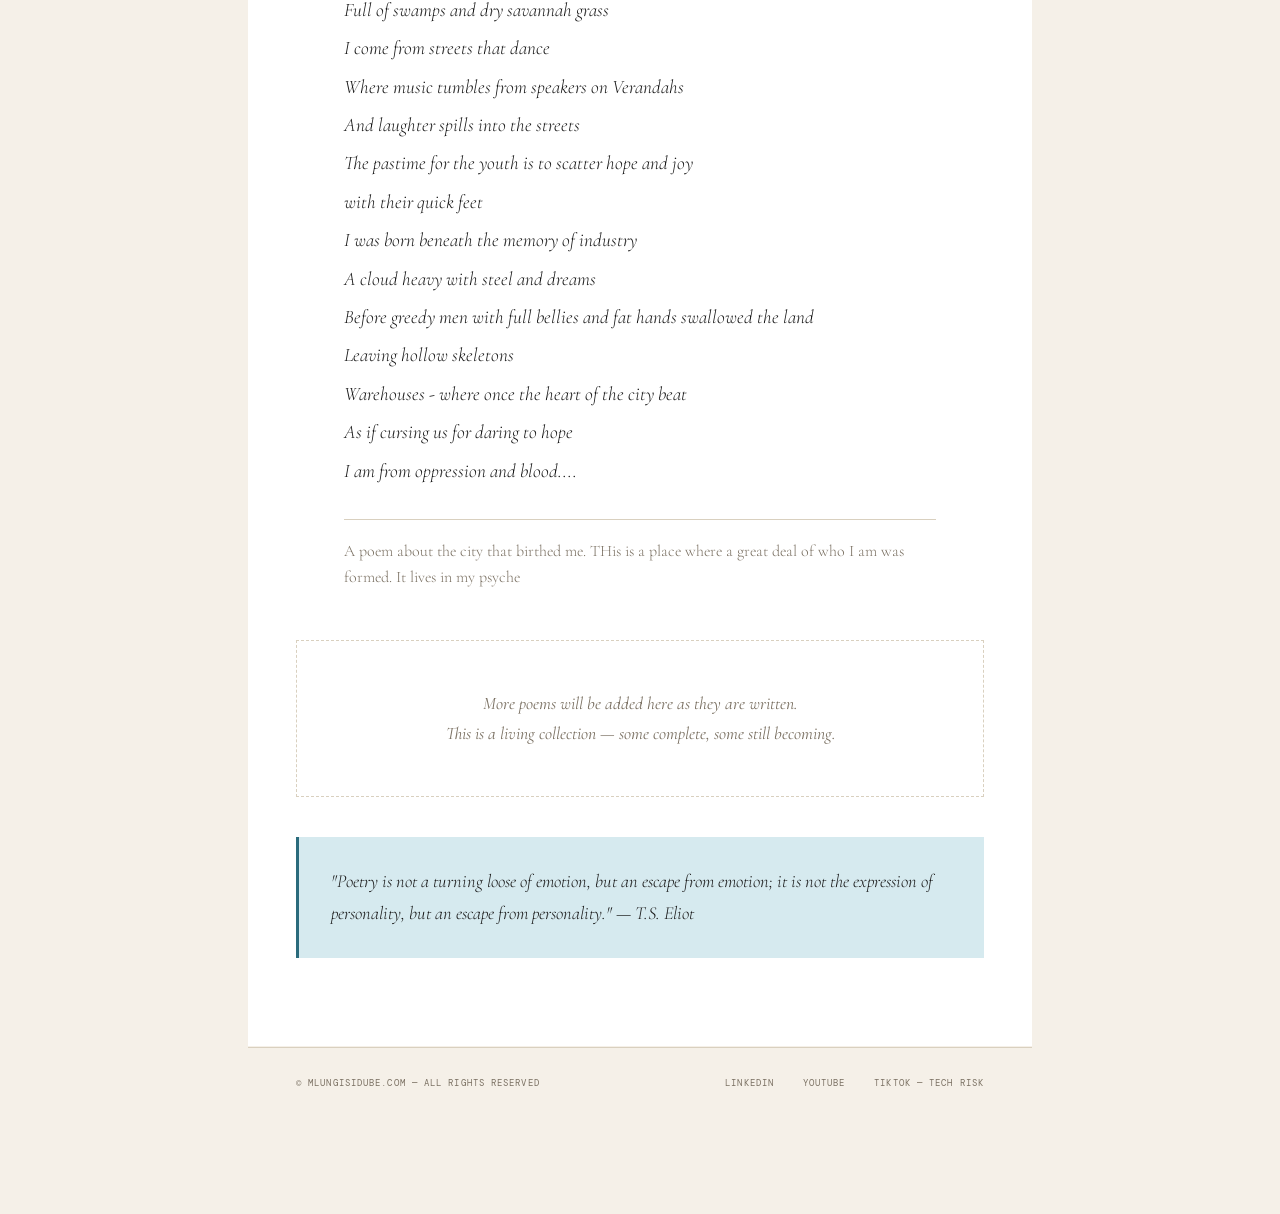
<file: poetry.html>
<!DOCTYPE html>
<html lang="en">
<head>
<meta charset="UTF-8">
<meta name="viewport" content="width=device-width, initial-scale=1.0">
<title>Poetry — Mlungisi Dube</title>
<link rel="stylesheet" href="shared.css">
<style>
  /* Poetry-specific styles */
  .poem-card {
    background: var(--surface);
    padding: 3rem;
    margin-bottom: 1.5px;
    border-top: 1px solid var(--border);
    position: relative;
    transition: background 0.25s;
  }
  .poem-card:first-child { border-top: none; }
  .poem-card:hover { background: var(--bg); }

  .poem-header {
    display: flex;
    justify-content: space-between;
    align-items: flex-start;
    margin-bottom: 2rem;
    gap: 2rem;
  }

  .poem-title-block h3 {
    font-family: 'Cormorant Garamond', serif;
    font-size: 1.8rem;
    font-weight: 400;
    color: var(--text);
    margin-bottom: 0.4rem;
  }

  .poem-title-block .poem-subtitle {
    font-family: 'DM Mono', monospace;
    font-size: 0.6rem;
    letter-spacing: 0.2em;
    text-transform: uppercase;
    color: var(--accent2);
  }

  .poem-year {
    font-family: 'Cormorant Garamond', serif;
    font-size: 2rem;
    font-weight: 300;
    color: var(--border);
    flex-shrink: 0;
  }

  .poem-body {
    font-family: 'Cormorant Garamond', serif;
    font-size: 1.2rem;
    font-style: italic;
    font-weight: 300;
    line-height: 2;
    color: var(--text);
    max-width: 520px;
    white-space: pre-line;
  }

  .poem-note {
    margin-top: 1.8rem;
    padding-top: 1.2rem;
    border-top: 1px solid var(--border);
    font-family: 'Cormorant Garamond', serif;
    font-size: 1rem;
    font-weight: 300;
    color: var(--muted);
    line-height: 1.6;
    font-style: normal;
  }

  .poem-placeholder {
    background: var(--surface);
    padding: 3rem;
    text-align: center;
    border: 1.5px dashed var(--border);
    margin-bottom: 1rem;
  }

  .poem-placeholder p {
    font-family: 'Cormorant Garamond', serif;
    font-size: 1.1rem;
    font-style: italic;
    color: var(--muted);
    line-height: 1.7;
  }

  .poem-tag {
    display: inline-block;
    font-family: 'DM Mono', monospace;
    font-size: 0.58rem;
    letter-spacing: 0.18em;
    text-transform: uppercase;
    color: var(--accent2);
    border: 1px solid var(--light-accent2);
    background: var(--light-accent2);
    padding: 0.2rem 0.6rem;
    margin-right: 0.5rem;
    margin-bottom: 1.5rem;
    display: inline-block;
  }
</style>
</head>
<body>

<header>
  <a href="index.html" class="logo">Mlungisi<span>.</span></a>
    <nav>
    <a href="it-risk-audit.html">IT Risk</a>
    <a href="ai-risk.html">AI &amp; Risk</a>
    <a href="about.html">About</a>
    <a href="index.html#newsletter" class="cta">Get the Newsletter</a>
  </nav>
</header>

<div class="page-hero">
  <a href="index.html" class="back-link">
    <svg width="14" height="10" viewBox="0 0 14 10" fill="none"><path d="M13 5H1M6 1L2 5l4 4" stroke="currentColor" stroke-width="1.5" stroke-linecap="round" stroke-linejoin="round"/></svg>
    Back to home
  </a>
  <div class="page-hero-eyebrow blue">Language &amp; Feeling</div>
  <h1><em class="blue">Poetry</em></h1>
  <p class="lead"> I love words arranged with intention. Words that breathe, and communicate identity, place, struggle, wonder — and the quiet spaces between certainty and doubt.</p>
</div>

<div class="page-divider"></div>

<div class="page-content">

  <div class="prose-section">
    <h2>On Writing Poetry</h2>
    <p>In poetry , every word has to earn its place. You have to be honest and vulnerable. Every line break or comma is a decision. The compression it demands forces a kind of clarity that other forms allow you to avoid.</p>
    <p>The poems here move between the personal and the poetry of imagination, All intimate and not forced. They are fragements. All of them are attempts to say something true, in the fewest words possible.</p>
  The completed poems can be found HERE
  </div>

  <div class="section-label"><span>Poems</span></div>

  <!-- POEM 1 — Placeholder sample poem for tone/style -->
  <div class="poem-card">
    <div class="poem-tag">Struggle</div>
    <div class="poem-header">
      <div class="poem-title-block">
        <h3>Ghouls</h3>
        <span class="poem-subtitle">You know who they are</span>
      </div>
      <span class="poem-year">I.</span>
    </div>
    <div class="poem-body">
      The light itself turned traitor
casting menacing shadows
His mind was somewhere else
Or maybe it was here, but he wasn’t
Like ashes of a forgotten memory
Where his reality mixed with hellish hate
and spoiled goods
Fear came. It didn’t knock
It sat down like it lived here
He tried to stop his heart from
breaking out of his chest
Tried to fight it
the way you try to fight the rain
or the dry season
It took him anyway
Took him to a place
Where nothing made sense
And his soul was gambled away with dice
In cruel treaties with fate...
    
    </div>
    <div class="poem-note">A meditation written more than a decade ago, that still reasonates. It asks no questions</div>
  </div>

  <!-- POEM 2 -->
  <div class="poem-card">
    <div class="poem-tag">Life</div>
    <div class="poem-header">
      <div class="poem-title-block">
        <h3>The Change</h3>
        <span class="poem-subtitle">A celebration</span>
      </div>
      <span class="poem-year">II.</span>
    </div>
    <div class="poem-body">With delicious cries, she burst upon the world
As pain evaporated
Leaving only the sweet ecstasy known by mothers
Mother's tears washed the small body, a first bath
And the sun beat his chest with pride from his high seat
For illuminating the stage of this first breath
All the nurses bubbled with laughter
And the midwife swelled with pride
The nosy breeze could not be kept away
And arrived to give a jubilant slap on the bottom
The father stood clumsily on the edge
Trembling with excitement and surprise
With another glance, he saw his wife as if for the first time
And now, the world had changed
Changed foreve.</div>
    <div class="poem-note">Written upon the birth of my niece </div>

  <!-- POEM 3 — Placeholder -->
  <div class="poem-card">
    <div class="poem-tag">Place</div>
    <div class="poem-header">
      <div class="poem-title-block">
        <h3>My City</h3>
        <span class="poem-subtitle">On home </span>
      </div>
      <span class="poem-year">III.</span>
    </div>
    <div class="poem-body">I come from the unrelenting sun
Ilanga leNketa, as if it burns with a secret only we know
I am from wide, wide roads that stretch their arms wide across the land
Where the entire road belongs to me when I walk
From sparse earth
Full of swamps and dry savannah grass
I come from streets that dance
Where music tumbles from speakers on Verandahs
And laughter spills into the streets
The pastime for the youth is to scatter hope and joy
with their quick feet
I was born beneath the memory of industry
A cloud heavy with steel and dreams
Before greedy men with full bellies and fat hands swallowed the land
Leaving hollow skeletons
Warehouses - where once the heart of the city beat
As if cursing us for daring to hope
I am from oppression and blood....</div>
    <div class="poem-note">A poem about the city that birthed me. THis is a place where a great deal of who I am was formed. It lives in my psyche</div>
  </div>

  <!-- Placeholder for future poems -->
  <div class="poem-placeholder">
    <p>More poems will be added here as they are written.<br>
    This is a living collection — some complete, some still becoming.</p>
  </div>

  <div class="callout blue">
    <p>"Poetry is not a turning loose of emotion, but an escape from emotion; it is not the expression of personality, but an escape from personality." — T.S. Eliot</p>
  </div>

</div>

<footer>
  <p>&copy; Mlungisidube.com &mdash; All rights reserved</p>
  <div>
    <a href="https://www.linkedin.com/in/mlungisi-dube-11313a27/">LinkedIn</a>
    <a href="https://www.youtube.com/channel/UCtWi6vhFlPxaXe0EtfCEI8A">YouTube</a>
    <a href="https://www.tiktok.com/@tech.risk.with.mlu">TikTok &mdash; Tech Risk</a>
  </div>
</footer>

</body>
</html>
</file>
<file: shared.css>
/* shared.css — used by all inner pages */
@import url('https://fonts.googleapis.com/css2?family=Cormorant+Garamond:ital,wght@0,300;0,400;0,600;1,300;1,400&family=DM+Mono:wght@300;400&family=Syne:wght@400;600;700;800&display=swap');

:root {
  --bg: #f5f0e8;
  --bg2: #ede8de;
  --surface: #ffffff;
  --border: #d9d0bf;
  --text: #1a1a1a;
  --muted: #7a7062;
  --accent: #8b4513;
  --accent2: #2a6b7c;
  --light-accent: #f0e6d3;
  --light-accent2: #d6eaef;
}

*, *::before, *::after { box-sizing: border-box; margin: 0; padding: 0; }
html { scroll-behavior: smooth; }

body {
  background-color: var(--bg);
  color: var(--text);
  font-family: 'Syne', sans-serif;
  min-height: 100vh;
  overflow-x: hidden;
}

/* noise texture overlay — matches index.html */
body::before {
  content: '';
  position: fixed;
  inset: 0;
  background-image: url("data:image/svg+xml,%3Csvg viewBox='0 0 256 256' xmlns='http://www.w3.org/2000/svg'%3E%3Cfilter id='noise'%3E%3CfeTurbulence type='fractalNoise' baseFrequency='0.9' numOctaves='4' stitchTiles='stitch'/%3E%3C/filter%3E%3Crect width='100%25' height='100%25' filter='url(%23noise)' opacity='0.04'/%3E%3C/svg%3E");
  pointer-events: none;
  z-index: 1000;
  opacity: 0.18;
}

/* ── HEADER ── */
header {
  display: flex;
  justify-content: space-between;
  align-items: center;
  padding: 1.1rem 3rem;
  border-bottom: 1px solid var(--border);
  position: sticky;
  top: 0;
  background: rgba(245, 240, 232, 0.93);
  backdrop-filter: blur(14px);
  z-index: 100;
  animation: fadeDown 0.5s ease both;
}

.logo {
  font-family: 'Cormorant Garamond', serif;
  font-size: 1.4rem;
  font-weight: 400;
  letter-spacing: 0.08em;
  color: var(--text);
  text-decoration: none;
}
.logo span { color: var(--accent); }

nav { display: flex; gap: 2rem; align-items: center; }

nav a {
  color: var(--muted);
  text-decoration: none;
  font-size: 0.7rem;
  letter-spacing: 0.14em;
  text-transform: uppercase;
  transition: color 0.2s;
  font-weight: 600;
}
nav a:hover, nav a.active { color: var(--text); }

nav .cta {
  color: var(--accent);
  border: 1.5px solid var(--accent);
  padding: 0.38rem 1.1rem;
  border-radius: 2px;
  font-size: 0.68rem;
  transition: all 0.2s;
}
nav .cta:hover { background: var(--accent); color: #fff; }

/* ── PAGE HERO ── */
.page-hero {
  max-width: 880px;
  margin: 0 auto;
  padding: 4.5rem 3rem 3rem;
  animation: fadeUp 0.6s ease both;
}

.page-hero-eyebrow {
  font-family: 'DM Mono', monospace;
  font-size: 0.6rem;
  letter-spacing: 0.26em;
  text-transform: uppercase;
  color: var(--accent);
  margin-bottom: 1.2rem;
  display: flex;
  align-items: center;
  gap: 0.9rem;
}
.page-hero-eyebrow.blue { color: var(--accent2); }
.page-hero-eyebrow::before {
  content: '';
  height: 1px;
  width: 28px;
  background: currentColor;
  opacity: 0.5;
  flex-shrink: 0;
}

.page-hero h1 {
  font-family: 'Cormorant Garamond', serif;
  font-size: clamp(2.5rem, 5vw, 4.2rem);
  font-weight: 300;
  line-height: 1.07;
  color: var(--text);
  margin-bottom: 1.4rem;
}
.page-hero h1 em { font-style: italic; color: var(--accent); }
.page-hero h1 em.blue { color: var(--accent2); }

.page-hero .lead {
  font-family: 'Cormorant Garamond', serif;
  font-size: 1.2rem;
  font-weight: 300;
  line-height: 1.75;
  color: var(--muted);
  max-width: 600px;
}

.page-divider {
  width: 100%;
  height: 1px;
  background: var(--border);
  max-width: 880px;
  margin: 0 auto 3.5rem;
}

/* ── CONTENT AREA ── */
.page-content {
  max-width: 880px;
  margin: 0 auto;
  padding: 0 3rem 6rem;
  animation: fadeUp 0.6s 0.15s ease both;
}

/* ── ARTICLE CARDS ── */
.article-grid {
  display: grid;
  grid-template-columns: 1fr 1fr;
  gap: 1.5px;
  background: var(--border);
  margin-bottom: 3.5rem;
}

.article-card {
  background: var(--surface);
  padding: 2.2rem 2.4rem;
  text-decoration: none;
  display: block;
  transition: background 0.25s;
  position: relative;
  overflow: hidden;
}
.article-card::after {
  content: '';
  position: absolute;
  bottom: 0; left: 0; right: 0;
  height: 2px;
  background: var(--accent);
  transform: scaleX(0);
  transform-origin: left;
  transition: transform 0.3s;
}
.article-card.blue::after { background: var(--accent2); }
.article-card:hover { background: var(--bg); }
.article-card:hover::after { transform: scaleX(1); }

.article-tag {
  font-family: 'DM Mono', monospace;
  font-size: 0.57rem;
  letter-spacing: 0.2em;
  text-transform: uppercase;
  color: var(--accent);
  margin-bottom: 0.85rem;
  display: block;
}
.article-card.blue .article-tag { color: var(--accent2); }

.article-card h3 {
  font-family: 'Cormorant Garamond', serif;
  font-size: 1.45rem;
  font-weight: 400;
  line-height: 1.2;
  color: var(--text);
  margin-bottom: 0.7rem;
}

.article-card p {
  font-family: 'Cormorant Garamond', serif;
  font-size: 1.02rem;
  font-weight: 300;
  line-height: 1.65;
  color: var(--muted);
}

.article-meta {
  margin-top: 1.1rem;
  font-family: 'DM Mono', monospace;
  font-size: 0.57rem;
  letter-spacing: 0.12em;
  text-transform: uppercase;
  color: var(--border);
}
.article-meta a {
  color: var(--accent);
  text-decoration: none;
  transition: opacity 0.2s;
}
.article-meta a:hover { opacity: 0.75; }

/* ── PROSE SECTION ── */
.prose-section {
  margin-bottom: 3.5rem;
}

.prose-section h2 {
  font-family: 'Cormorant Garamond', serif;
  font-size: 1.9rem;
  font-weight: 400;
  color: var(--text);
  margin-bottom: 1rem;
}

.prose-section p {
  font-family: 'Cormorant Garamond', serif;
  font-size: 1.12rem;
  font-weight: 300;
  line-height: 1.8;
  color: var(--muted);
  margin-bottom: 1rem;
}

.prose-section strong {
  font-weight: 600;
  color: var(--text);
}

/* ── CALLOUT ── */
.callout {
  background: var(--light-accent);
  border-left: 3px solid var(--accent);
  padding: 1.8rem 2rem;
  margin: 2.5rem 0;
}
.callout.blue { background: var(--light-accent2); border-color: var(--accent2); }

.callout p {
  font-family: 'Cormorant Garamond', serif;
  font-size: 1.15rem;
  font-style: italic;
  font-weight: 300;
  line-height: 1.7;
  color: var(--text);
  margin: 0;
}

/* ── SECTION LABEL ── */
.section-label {
  display: flex;
  align-items: center;
  gap: 1.2rem;
  margin-bottom: 2rem;
}
.section-label span {
  font-family: 'DM Mono', monospace;
  font-size: 0.6rem;
  letter-spacing: 0.22em;
  text-transform: uppercase;
  color: var(--muted);
  white-space: nowrap;
}
.section-label::after {
  content: '';
  flex: 1;
  height: 1px;
  background: var(--border);
}

/* ── BACK LINK ── */
.back-link {
  display: inline-flex;
  align-items: center;
  gap: 0.6rem;
  font-family: 'DM Mono', monospace;
  font-size: 0.62rem;
  letter-spacing: 0.15em;
  text-transform: uppercase;
  color: var(--muted);
  text-decoration: none;
  margin-bottom: 2.5rem;
  transition: color 0.2s, gap 0.2s;
}
.back-link:hover { color: var(--accent); gap: 0.9rem; }

/* ── SHARED BUTTONS ── */
.btn-primary {
  font-family: 'DM Mono', monospace;
  font-size: 0.63rem;
  letter-spacing: 0.14em;
  text-transform: uppercase;
  color: #fff;
  background: var(--accent);
  border: 1.5px solid var(--accent);
  padding: 0.6rem 1.4rem;
  border-radius: 2px;
  text-decoration: none;
  transition: opacity 0.2s;
  display: inline-flex;
  align-items: center;
  gap: 0.5rem;
  cursor: pointer;
}
.btn-primary:hover { opacity: 0.88; }

.btn-secondary {
  font-family: 'DM Mono', monospace;
  font-size: 0.63rem;
  letter-spacing: 0.14em;
  text-transform: uppercase;
  color: var(--accent);
  background: transparent;
  border: 1.5px solid var(--accent);
  padding: 0.6rem 1.4rem;
  border-radius: 2px;
  text-decoration: none;
  transition: all 0.2s;
  display: inline-flex;
  align-items: center;
  gap: 0.5rem;
  cursor: pointer;
}
.btn-secondary:hover { background: var(--accent); color: #fff; }

/* ── NEWSLETTER INLINE (for inner pages) ── */
.nl-inline {
  background: var(--bg2);
  border: 1px solid var(--border);
  border-top: 2px solid var(--accent);
  padding: 1.4rem 2rem;
  display: flex;
  align-items: center;
  gap: 2rem;
  flex-wrap: wrap;
  margin: 3rem 0;
}
.nl-inline-title {
  font-family: 'Syne', sans-serif;
  font-size: 0.78rem;
  font-weight: 700;
  color: var(--text);
  margin-bottom: 0.2rem;
}
.nl-inline-sub {
  font-family: 'DM Mono', monospace;
  font-size: 0.53rem;
  letter-spacing: 0.14em;
  text-transform: uppercase;
  color: var(--muted);
}
.nl-inline-div { width: 1px; height: 34px; background: var(--border); flex-shrink: 0; }
.nl-inline-form { display: flex; gap: 0.6rem; flex: 1; min-width: 200px; }
.nl-inline-input {
  font-family: 'DM Mono', monospace;
  font-size: 0.6rem;
  color: var(--text);
  background: var(--surface);
  border: 1px solid var(--border);
  padding: 0.46rem 0.9rem;
  border-radius: 2px;
  outline: none;
  flex: 1;
  min-width: 0;
  transition: border-color 0.2s;
}
.nl-inline-input:focus { border-color: var(--accent); }
.nl-inline-input::placeholder { color: var(--muted); opacity: 0.7; }
.nl-inline-btn {
  font-family: 'DM Mono', monospace;
  font-size: 0.56rem;
  letter-spacing: 0.14em;
  text-transform: uppercase;
  color: #fff;
  background: var(--accent);
  border: none;
  padding: 0.46rem 1.1rem;
  border-radius: 2px;
  cursor: pointer;
  white-space: nowrap;
  transition: opacity 0.2s;
}
.nl-inline-btn:hover { opacity: 0.85; }

/* ── FOOTER ── */
footer {
  border-top: 1px solid var(--border);
  padding: 1.8rem 3rem;
  display: flex;
  justify-content: space-between;
  align-items: center;
  max-width: 1200px;
  margin: 0 auto;
}
footer p, footer a {
  font-family: 'DM Mono', monospace;
  font-size: 0.57rem;
  letter-spacing: 0.12em;
  text-transform: uppercase;
  color: var(--muted);
  text-decoration: none;
  transition: color 0.2s;
}
footer div { display: flex; gap: 1.8rem; flex-wrap: wrap; }
footer a:hover { color: var(--accent); }

/* ── ANIMATIONS ── */
@keyframes fadeDown {
  from { opacity: 0; transform: translateY(-10px); }
  to   { opacity: 1; transform: translateY(0); }
}
@keyframes fadeUp {
  from { opacity: 0; transform: translateY(16px); }
  to   { opacity: 1; transform: translateY(0); }
}

/* ── RESPONSIVE ── */
@media (max-width: 768px) {
  header { padding: 1rem 1.5rem; }
  nav { gap: 1.2rem; }
  nav a { font-size: 0.65rem; }
  .page-hero { padding: 3rem 1.5rem 2rem; }
  .page-content { padding-left: 1.5rem; padding-right: 1.5rem; }
  .article-grid { grid-template-columns: 1fr; }
  .nl-inline { flex-direction: column; gap: 1rem; }
  .nl-inline-div { display: none; }
  footer { padding: 1.5rem; flex-direction: column; gap: 1rem; text-align: center; }
  footer div { justify-content: center; }
}
</file>
